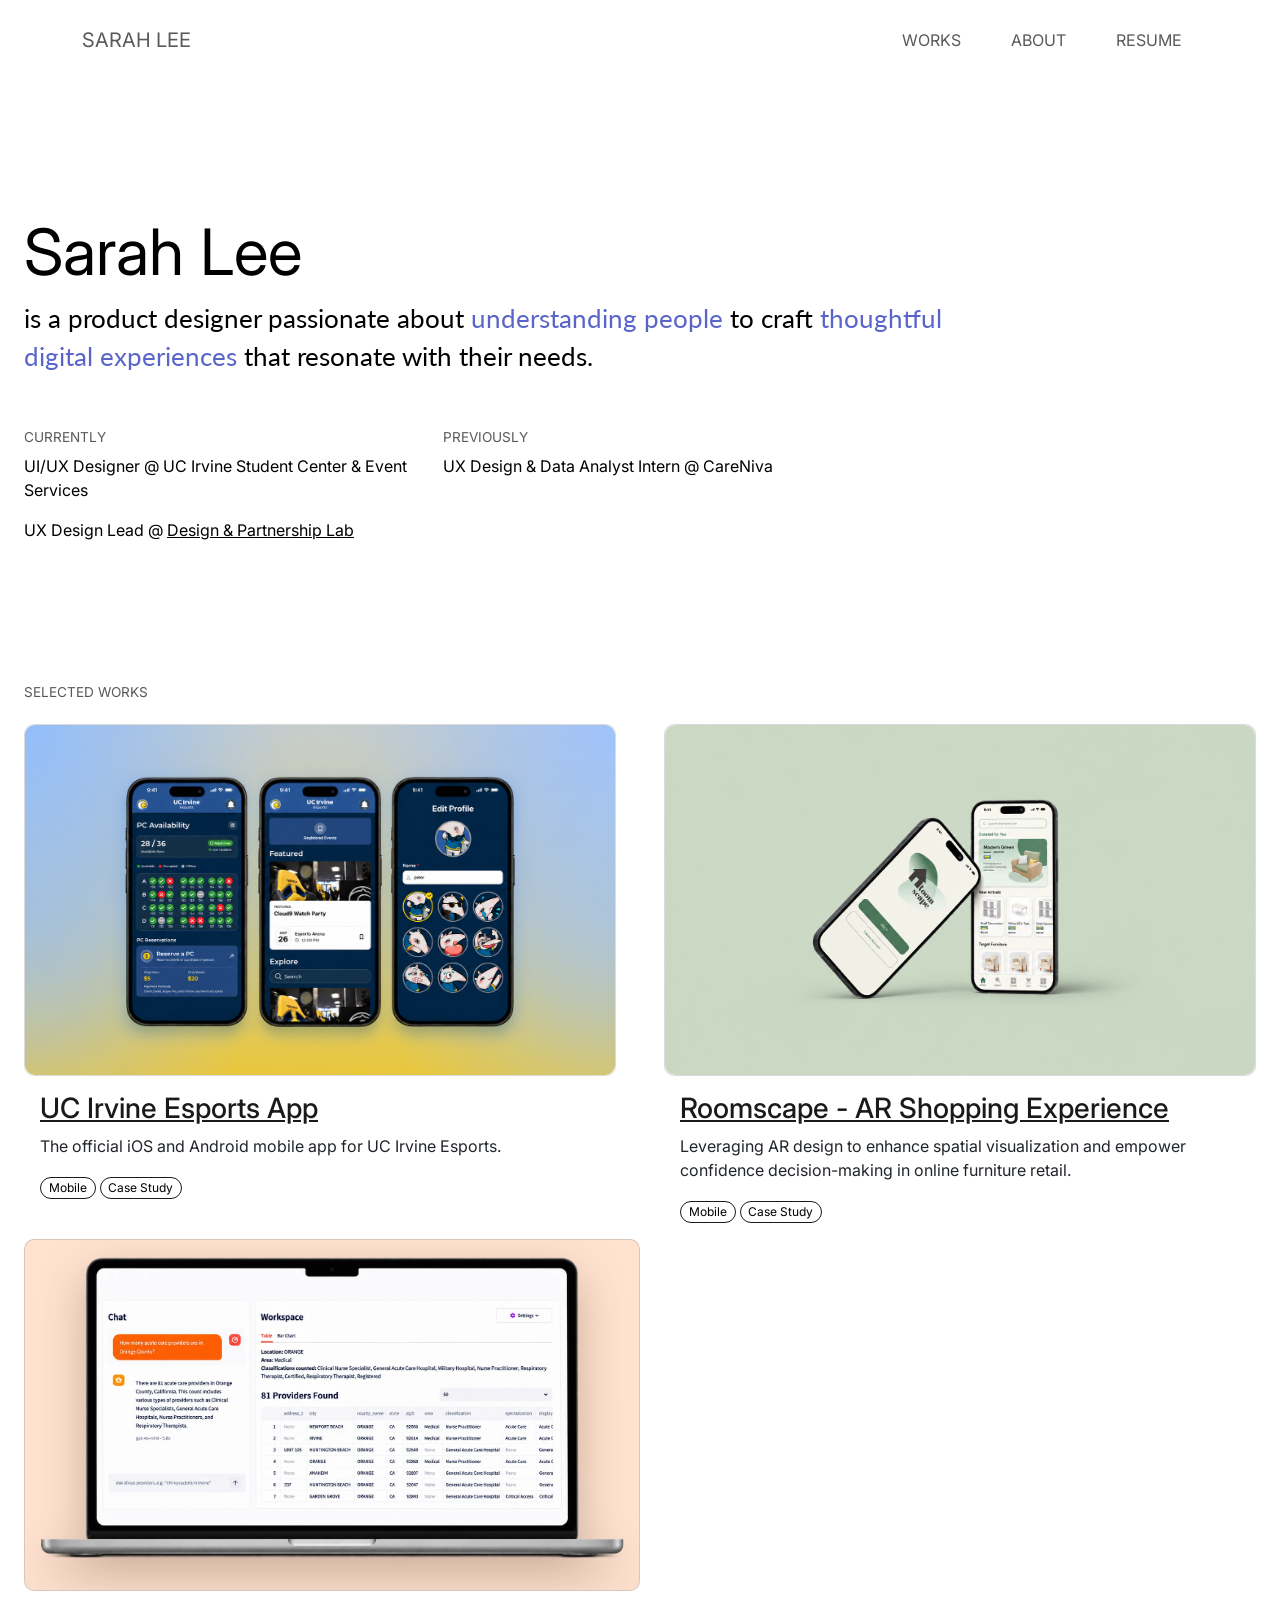
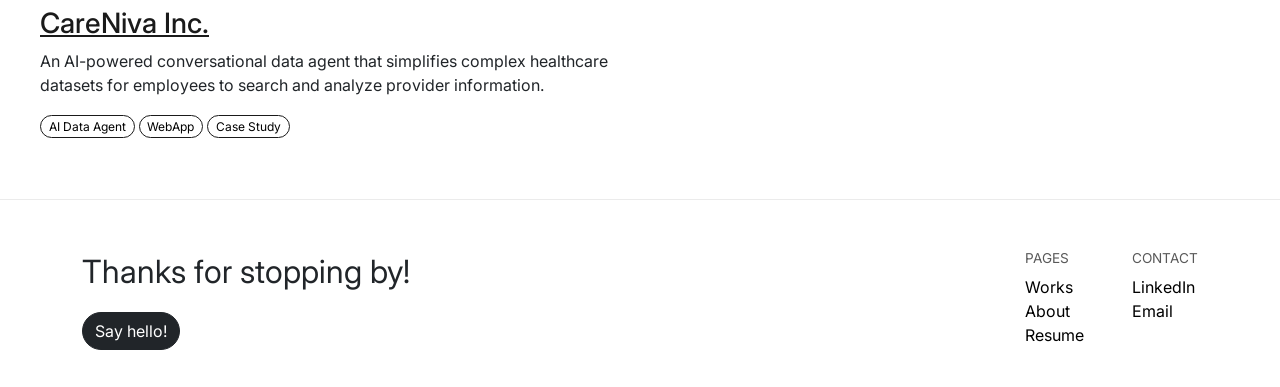
<file: index.html>
<!doctype html>
<html lang="en">
  <!--
WRITTEN BY: Sarah Lee
EMAIL: sarahsl7@uci.edu
-->

  <head>
    <meta charset="utf-8" />
    <meta name="author" content="Sarah Lee" />
    <meta name="description" content="Portfolio" />
    <meta name="viewport" content="width=device-width,initial-scale=1" />
    <!-- you would link to an external stylesheet here! -->
    <link
      rel="stylesheet"
      href="./bootstrap-5.3.8-dist/css/bootstrap.min.css"
    />
    <link rel="stylesheet" href="index.css" />
    <!-- you would also link to Bootstrap here! -->
    <title>Sarah Lee's Portfolio</title>
  </head>
  <body>
    <a href="#main-content" class="skip-link">Skip to main content</a>
    <!-- nav bar -->
    <header>
      <nav class="navbar portfolio-nav cs-nav fixed-top" aria-label="Main">
        <div
          class="container d-flex justify-content-between align-items-center"
        >
          <a href="index.html" class="nav-brand">SARAH LEE</a>

          <ul class="nav justify-content-end">
            <li class="nav-item">
              <a
                class="nav-link"
                aria-current="page"
                href="#works"
                aria-label="Works"
                >WORKS</a
              >
            </li>
            <li class="nav-item">
              <a class="nav-link" href="about.html" aria-label="About">ABOUT</a>
            </li>
            <li class="nav-item">
              <a
                class="nav-link"
                href="resume.pdf"
                target="_blank"
                aria-label="Resume (opens in a new tab)"
                >RESUME</a
              >
            </li>
          </ul>
        </div>
      </nav>
    </header>

    <!-- <a href="http://validator.w3.org/check?uri=referer"> W3C validator </a> -->
    <main id="main-content">
      <!-- hero/top section -->
      <section class="container top">
        <h1>Sarah Lee</h1>
        <p class="description">
          is a product designer passionate about
          <span class="highlight-text">understanding people</span> to craft
          <span class="highlight-text"
            >thoughtful<br />
            digital experiences</span
          >
          that resonate with their needs.
        </p>

        <div class="row mt-5">
          <div class="col-12 col-md-4 mb-3">
            <p class="label">Currently</p>
            <p>UI/UX Designer @ UC Irvine Student Center & Event Services</p>
            <p>
              UX Design Lead @
              <a
                href="https://daplab.ahnjune.com/"
                aria-label="Design & Partnership Lab"
                >Design & Partnership Lab</a
              >
            </p>
          </div>
          <div class="col-12 col-md-4 mb-3">
            <p class="label">Previously</p>
            <p>UX Design & Data Analyst Intern @ CareNiva</p>
          </div>
        </div>
      </section>

      <!-- works section -->
      <section id="works" class="container section">
        <h2 class="label mb-4">Selected Works</h2>

        <div class="row g-5">
          <!-- card #1 -->
          <div class="col-12 col-md-6">
            <div class="card h-100 works-card">
              <div class="works-card-media">
                <img
                  src="UCIesports-cover.png"
                  class="card-img-top works-card-img works-card-img-esports"
                  alt="UC Irvine Esports app showing 3 different screens: PC availability, featured events, and editing a profile."
                />
              </div>
              <div class="card-body">
                <h3 class="card-title">
                  <a
                    href="UCIEsports.html"
                    class="stretched-link works-link"
                    aria-label="UC Irvine Esports App"
                    >UC Irvine Esports App</a
                  >
                </h3>
                <p class="card-description">
                  The official iOS and Android mobile app for UC Irvine Esports.
                </p>
                <div class="d-none d-md-block">
                  <span class="badge rounded-pill works-tag">Mobile</span>
                  <span class="badge rounded-pill works-tag">Case Study</span>
                </div>
              </div>
            </div>
          </div>

          <!-- card #2 -->
          <div class="col-12 col-md-6">
            <div class="card h-100 works-card">
              <div class="works-card-media">
                <img
                  src="RoomscapeApp.png"
                  class="card-img-top works-card-img"
                  alt="Roomscape app on two phones showing a login screen and a home screen with furniture recommendations."
                />
              </div>
              <div class="card-body">
                <h3 class="card-title">
                  <a
                    href="Roomscape.html"
                    class="stretched-link works-link"
                    aria-label="Roomscape"
                    >Roomscape - AR Shopping Experience</a
                  >
                </h3>
                <p class="card-description">
                  Leveraging AR design to enhance spatial visualization and
                  empower confidence decision-making in online furniture retail.
                </p>
                <div class="d-none d-md-block">
                  <span class="badge rounded-pill works-tag">Mobile</span>
                  <span class="badge rounded-pill works-tag">Case Study</span>
                </div>
              </div>
            </div>
          </div>
        </div>
          <!-- card #3 -->
          <div class="col-12 col-md-6">
            <div class="card h-100 works-card">
              <div class="works-card-media works-card-media-careniva">
                <img
                  src="CareNiva-cover.png"
                  class="card-img-top works-card-img works-card-img-careniva"
                  alt="Dashboard of the CareNiva AI data agent conversational bot."
                />
              </div>
              <div class="card-body">
                <h3 class="card-title">
                  <a
                    href="CareNiva.html"
                    class="stretched-link works-link"
                    aria-label="CareNiva Inc."
                    >CareNiva Inc.</a
                  >
                </h3>
                <p class="card-description">
                  An AI-powered conversational data agent that simplifies
                  complex healthcare datasets for employees to search and
                  analyze provider information.
                </p>
                <div class="d-none d-md-block">
                  <span class="badge rounded-pill works-tag"
                    >AI Data Agent</span
                  >
                  <span class="badge rounded-pill works-tag">WebApp</span>
                  <span class="badge rounded-pill works-tag">Case Study</span>
                </div>
              </div>
            </div>
          </div>

      </section>
    </main>
    <!-- footer -->
    <footer id="contact" class="footer">
      <div class="container">
        <div class="row">
          <div class="col-12 col-md-6 mb-4 mb-md-0">
            <p class="footer-heading">Thanks for stopping by!</p>
            <a
              href="mailto:sarahsl7@uci.edu"
              class="btn btn-dark rounded-pill footer-btn"
              aria-label="Say hello: email Sarah Lee"
              >Say hello!</a
            >
          </div>

          <div
            class="col-12 col-md-6 d-flex gap-5 justify-content-start justify-content-md-end"
          >
            <div>
              <p class="label">Pages</p>
              <ul class="list-unstyled" aria-label="Pages">
                <li>
                  <a href="#works" class="footer-link" aria-label="Works"
                    >Works</a
                  >
                </li>
                <li>
                  <a href="about.html" class="footer-link" aria-label="About"
                    >About</a
                  >
                </li>
                <li>
                  <a
                    href="resume.pdf"
                    target="_blank"
                    rel="noopener noreferrer"
                    class="footer-link"
                    aria-label="Resume (opens in a new tab)"
                    >Resume</a
                  >
                </li>
              </ul>
            </div>

            <div>
              <p class="label">Contact</p>
              <ul class="list-unstyled" aria-label="Contact">
                <li>
                  <a
                    href="https://www.linkedin.com/in/sarah-lee-271b3a2b9/?isSelfProfile=true"
                    class="footer-link"
                    aria-label="LinkedIn"
                    >LinkedIn</a
                  >
                </li>
                <li>
                  <a
                    href="mailto:sarahsl7@uci.edu"
                    class="footer-link"
                    aria-label="Email Sarah Lee"
                    >Email</a
                  >
                </li>
              </ul>
            </div>
          </div>
        </div>
      </div>
    </footer>
    <script src="nav.js"></script>
  </body>
</html>
</file>
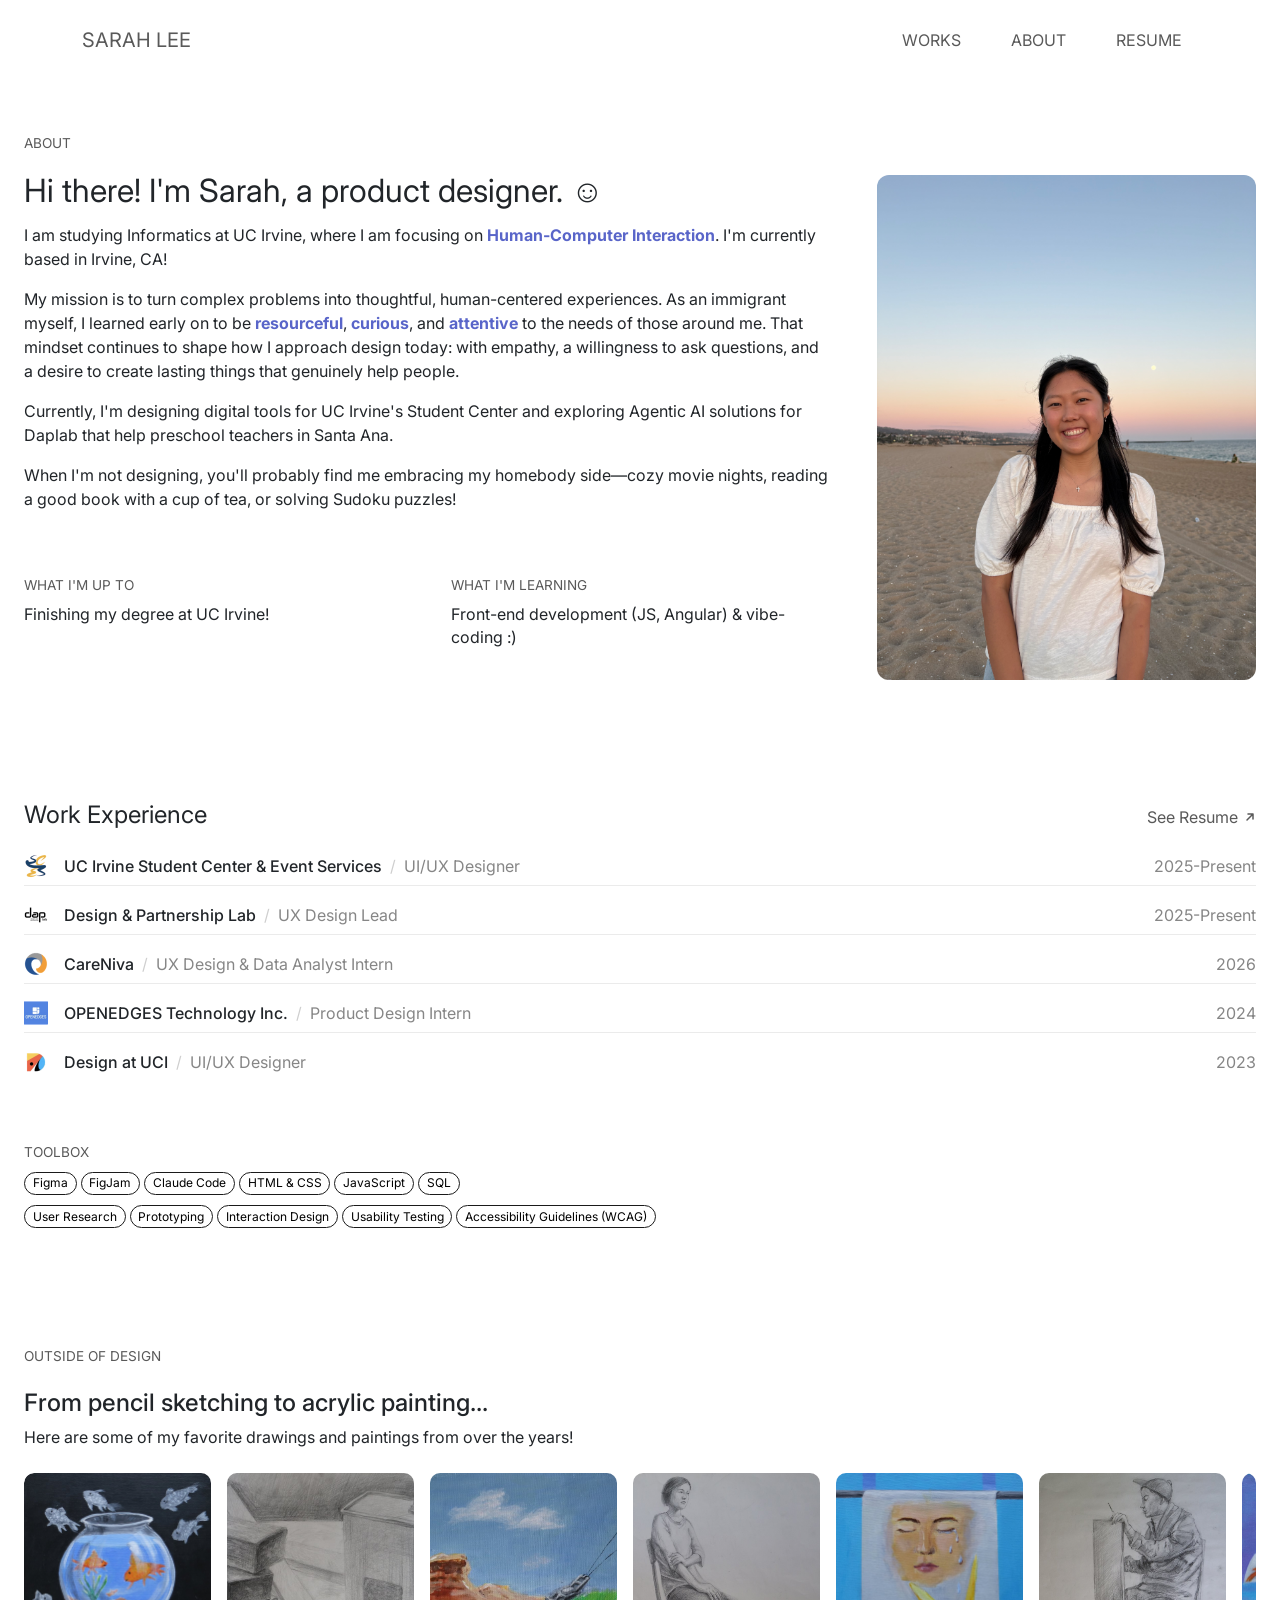
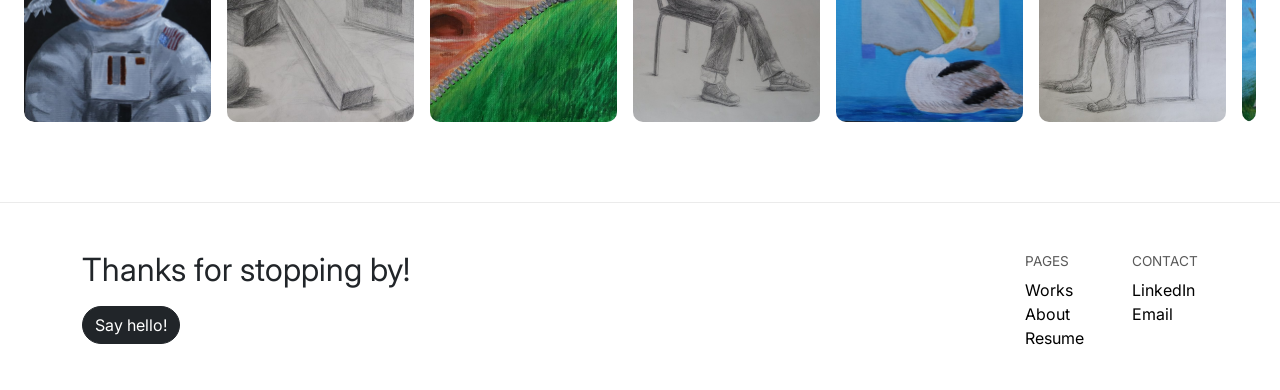
<file: about.html>
<!doctype html>
<html lang="en">
  <!--
WRITTEN BY: Sarah Lee
EMAIL: sarahsl7@uci.edu
-->

  <head>
    <meta charset="utf-8" />
    <meta name="author" content="Sarah Lee" />
    <meta name="description" content="Portfolio" />
    <meta name="viewport" content="width=device-width,initial-scale=1" />
    <!-- you would link to an external stylesheet here! -->
    <link
      rel="stylesheet"
      href="./bootstrap-5.3.8-dist/css/bootstrap.min.css"
    />
    <link rel="stylesheet" href="index.css" />
    <!-- you would also link to Bootstrap here! -->
    <title>Sarah Lee's About Page</title>
  </head>
  <body>
    <!-- nav bar -->
    <header>
      <nav
        class="navbar portfolio-nav cs-nav fixed-top"
        aria-label="Sarah Lee, home page"
      >
        <div
          class="container d-flex justify-content-between align-items-center"
        >
          <a href="index.html" class="nav-brand">SARAH LEE</a>

          <ul class="nav justify-content-end">
            <li class="nav-item">
              <a
                class="nav-link"
                aria-current="page"
                href="index.html#works"
                aria-label="Works"
                >WORKS</a
              >
            </li>
            <li class="nav-item">
              <a class="nav-link" href="about.html" aria-label="About">ABOUT</a>
            </li>
            <li class="nav-item">
              <a
                class="nav-link"
                href="resume.pdf"
                target="_blank"
                aria-label="Resume (opens in a new tab)"
                >RESUME</a
              >
            </li>
          </ul>
        </div>
      </nav>
    </header>

    <!-- about section-->
    <main>
      <section id="about" class="container section">
        <h2 class="label mb-4">About</h2>

        <div class="row align-items-start g-5">
          <div class="col-12 col-md-8 about-text">
            <p class="about-description">
              Hi there! I'm Sarah, a product designer. ☺
            </p>
            <p>
              I am studying Informatics at UC Irvine, where I am focusing on
              <span class="highlight-text"
                ><strong>Human-Computer Interaction</strong></span
              >. I'm currently based in Irvine, CA!
            </p>
            <p>
              My mission is to turn complex problems into thoughtful,
              human-centered experiences. As an immigrant myself, I learned
              early on to be
              <span class="highlight-text"><strong>resourceful</strong></span
              >, <span class="highlight-text"><strong>curious</strong></span
              >, and
              <span class="highlight-text"><strong>attentive</strong></span> to
              the needs of those around me. That mindset continues to shape how
              I approach design today: with empathy, a willingness to ask
              questions, and a desire to create lasting things that genuinely
              help people.
            </p>
            <p>
              Currently, I'm designing digital tools for UC Irvine's Student
              Center and exploring Agentic AI solutions for Daplab that help
              preschool teachers in Santa Ana.
            </p>
            <p>
              When I'm not designing, you'll probably find me embracing my
              homebody side—cozy movie nights, reading a good book with a cup of
              tea, or solving Sudoku puzzles!
            </p>
            <div class="row gx-5 about-now">
              <div class="col-12 col-md-6 mb-4 mb-md-0">
                <p class="label">What I'm up to</p>
                <p class="about-now-text">Finishing my degree at UC Irvine!</p>
              </div>
              <div class="col-12 col-md-6">
                <p class="label">What I'm Learning</p>
                <p class="about-now-text">
                  Front-end development (JS, Angular) & vibe-coding :)
                </p>
              </div>
            </div>
          </div>
          <div class="col-12 col-md-4 text-center">
            <img
              src="headshot.png"
              alt="Portrait of Sarah Lee at the beach"
              class="img-fluid profile-img"
            />
          </div>
        </div>
      </section>

      <!-- work experience -->
      <section class="container exp-section" aria-labelledby="exp-heading">
        <div class="d-flex justify-content-between align-items-baseline">
          <h2 id="exp-heading" class="exp-heading">Work Experience</h2>
          <a
            href="resume.pdf"
            target="_blank"
            rel="noopener noreferrer"
            class="exp-resume"
            aria-label="See Resume (opens in a new tab)"
            >See Resume
            <svg
              class="exp-arrow"
              width="12"
              height="12"
              viewBox="0 0 12 12"
              fill="none"
              stroke="currentColor"
              stroke-width="1.5"
              stroke-linecap="round"
              stroke-linejoin="round"
              aria-hidden="true"
              focusable="false"
            >
              <path d="M3 9L9 3M4 3h5v5" />
            </svg>
          </a>
        </div>

        <!-- copy a whole <li> to add a job. Swap the letter box for <img src="logo.png" alt=""> if you have a logo -->
        <ul class="exp-list">
          <li class="exp-row">
            <span class="exp-logo" aria-hidden="true"
              ><img src="logos/uci-student-center.png" alt=""
            /></span>
            <span class="exp-company"
              >UC Irvine Student Center &amp; Event Services</span
            >
            <span class="exp-sep" aria-hidden="true">/</span>
            <span class="exp-role">UI/UX Designer</span>
            <span class="exp-year">2025-Present</span>
          </li>
          <li class="exp-row">
            <span class="exp-logo" aria-hidden="true"
              ><img src="logos/dap-lab.png" alt=""
            /></span>
            <span class="exp-company">Design &amp; Partnership Lab</span>
            <span class="exp-sep" aria-hidden="true">/</span>
            <span class="exp-role">UX Design Lead</span>
            <span class="exp-year">2025-Present</span>
          </li>
          <li class="exp-row">
            <span class="exp-logo" aria-hidden="true"
              ><img src="logos/careniva.png" alt=""
            /></span>
            <span class="exp-company">CareNiva</span>
            <span class="exp-sep" aria-hidden="true">/</span>
            <span class="exp-role">UX Design &amp; Data Analyst Intern</span>
            <span class="exp-year">2026</span>
          </li>
          <li class="exp-row">
            <span class="exp-logo" aria-hidden="true"
              ><img src="logos/openedges.png" alt=""
            /></span>
            <span class="exp-company">OPENEDGES Technology Inc.</span>
            <span class="exp-sep" aria-hidden="true">/</span>
            <span class="exp-role">Product Design Intern</span>
            <span class="exp-year">2024</span>
          </li>
          <li class="exp-row">
            <span class="exp-logo" aria-hidden="true"
              ><img src="logos/design-at-uci.png" alt=""
            /></span>
            <span class="exp-company">Design at UCI</span>
            <span class="exp-sep" aria-hidden="true">/</span>
            <span class="exp-role">UI/UX Designer</span>
            <span class="exp-year">2023</span>
          </li>
        </ul>
        <div class="about-toolbox">
          <p class="label">Toolbox</p>
          <div>
            <span class="badge rounded-pill about-tag">Figma</span>
            <span class="badge rounded-pill about-tag">FigJam</span>
            <span class="badge rounded-pill about-tag">Claude Code</span>
            <span class="badge rounded-pill about-tag">HTML &amp; CSS</span>
            <span class="badge rounded-pill about-tag">JavaScript</span>
            <span class="badge rounded-pill about-tag">SQL</span>
          </div>
        </div>
        <!-- second line -->
        <div class="mt-2">
          <span class="badge rounded-pill about-tag">User Research</span>
          <span class="badge rounded-pill about-tag">Prototyping</span>
          <span class="badge rounded-pill about-tag">Interaction Design</span>
          <span class="badge rounded-pill about-tag">Usability Testing</span>
          <span class="badge rounded-pill about-tag"
            >Accessibility Guidelines (WCAG)</span
          >
        </div>
      </section>

      <!-- art carousel -->
      <section class="container art-section" aria-labelledby="art-heading">
        <h2 class="label mb-4">Outside of Design</h2>
        <h2 id="art-heading" class="art-heading">
          From pencil sketching to acrylic painting...
        </h2>
        <p class="art-text">
          Here are some of my favorite drawings and paintings from over the
          years!
        </p>

        <div class="art-carousel">
          <ul class="art-track">
            <li>
              <img
                src="artwork/astronaut-fish.jpg"
                alt="Painting of an astronaut whose helmet is a fishbowl with goldfish, with more fish floating in the black background."
              />
            </li>
            <li>
              <img
                src="artwork/bricks.jpg"
                alt="Pencil drawing of stacked bricks, a metal can, a glass jar and a ball on a cloth."
              />
            </li>
            <li>
              <img
                src="artwork/canyon-zipper.jpg"
                alt="Painting of a red rock canyon and a green grassy hill joined by a zipper, with birds above."
              />
            </li>
            <li>
              <img
                src="artwork/girlonchair.jpg"
                alt="Pencil drawing of a girl sitting on a chair with her legs crossed."
              />
            </li>
            <li>
              <img
                src="artwork/crane-face.jpg"
                alt="Painting of a crying woman's face on a hanging cloth above a pelican on blue water."
              />
            </li>
            <li>
              <img
                src="artwork/man-painting.jpg"
                alt="Pencil drawing of a man in a cap sitting on a chair, painting on a canvas."
              />
            </li>
            <li>
              <img
                src="artwork/fish-book.jpg"
                alt="Painting of an open book with a koi fish and lily pads growing from it, and fish drawings floating in the sky."
              />
            </li>
            <li>
              <img
                src="artwork/puzzle-man.jpg"
                alt="Pencil drawing of a woman's face partly made of puzzle pieces, with the paper curling into a scroll."
              />
            </li>
            <li>
              <img
                src="artwork/frame.jpg"
                alt="Painting of a wooden frame on a dock showing a green field and snowy mountains, with water pouring out of it."
              />
            </li>
            <li>
              <img
                src="artwork/teddy-bear.jpg"
                alt="Pencil drawing of a teddy bear sitting on a cloth beside a vase and a wrapped box."
              />
            </li>
            <li>
              <img
                src="artwork/glass-flower.jpg"
                alt="Painting of a pink magnolia growing inside a glass bottle on cracked ground, with blue shards flying out."
              />
            </li>
            <li>
              <img
                src="artwork/holocaust.jpg"
                alt="Pencil drawing of two hands holding above railroad tracks that lead to a gate, with a yellow ribbon and a small figure walking."
              />
            </li>
            <li>
              <img
                src="artwork/golf-man.jpg"
                alt="Painting of an older man in a blue shirt with a patch of grass and a golf flag on top of his head, on a yellow background."
              />
            </li>
            <li>
              <img
                src="artwork/man-on-sheet.jpg"
                alt="Painting of a man's portrait on a hanging sheet in a wheat field, with a road winding out of it."
              />
            </li>
            <li>
              <img
                src="artwork/tulip-pool.jpg"
                alt="Painting of a giant pink tulip topped with a pool and a ladder, rising from a wheat field with donuts floating around it."
              />
            </li>
            <li>
              <img
                src="artwork/violin.jpg"
                alt="Painting of a road winding up from a cliff into the neck of a cello, above a city of gray buildings by the sea."
              />
            </li>
            <li>
              <img
                src="artwork/whale.jpg"
                alt="Painting of a gray whale with a brick archway in its body, floating in blue water."
              />
            </li>
            <!-- second copy so the loop never shows a gap -->
            <li aria-hidden="true">
              <img src="artwork/astronaut-fish.jpg" alt="" />
            </li>
            <li aria-hidden="true">
              <img src="artwork/bricks.jpg" alt="" />
            </li>
            <li aria-hidden="true">
              <img src="artwork/canyon-zipper.jpg" alt="" />
            </li>
            <li aria-hidden="true">
              <img src="artwork/girlonchair.jpg" alt="" />
            </li>
            <li aria-hidden="true">
              <img src="artwork/crane-face.jpg" alt="" />
            </li>
            <li aria-hidden="true">
              <img src="artwork/man-painting.jpg" alt="" />
            </li>
            <li aria-hidden="true">
              <img src="artwork/fish-book.jpg" alt="" />
            </li>
            <li aria-hidden="true">
              <img src="artwork/puzzle-man.jpg" alt="" />
            </li>
            <li aria-hidden="true">
              <img src="artwork/frame.jpg" alt="" />
            </li>
            <li aria-hidden="true">
              <img src="artwork/teddy-bear.jpg" alt="" />
            </li>
            <li aria-hidden="true">
              <img src="artwork/glass-flower.jpg" alt="" />
            </li>
            <li aria-hidden="true">
              <img src="artwork/holocaust.jpg" alt="" />
            </li>
            <li aria-hidden="true">
              <img src="artwork/golf-man.jpg" alt="" />
            </li>
            <li aria-hidden="true">
              <img src="artwork/man-on-sheet.jpg" alt="" />
            </li>
            <li aria-hidden="true">
              <img src="artwork/tulip-pool.jpg" alt="" />
            </li>
            <li aria-hidden="true">
              <img src="artwork/violin.jpg" alt="" />
            </li>
            <li aria-hidden="true">
              <img src="artwork/whale.jpg" alt="" />
            </li>
          </ul>
        </div>
      </section>
    </main>
    <!-- footer -->
    <footer id="contact" class="footer">
      <div class="container">
        <div class="row">
          <div class="col-12 col-md-6 mb-4 mb-md-0">
            <h2 class="footer-heading">Thanks for stopping by!</h2>
            <a
              href="mailto:sarahsl7@uci.edu"
              class="btn btn-dark rounded-pill footer-btn"
              >Say hello!</a
            >
          </div>

          <div
            class="col-12 col-md-6 d-flex gap-5 justify-content-start justify-content-md-end"
          >
            <div>
              <p class="label">Pages</p>
              <ul class="list-unstyled" aria-label="Pages">
                <li>
                  <a href="index.html#works" class="footer-link">Works</a>
                </li>
                <li><a href="about.html" class="footer-link">About</a></li>
                <li>
                  <a
                    href="resume.pdf"
                    target="_blank"
                    rel="noopener noreferrer"
                    class="footer-link"
                    >Resume</a
                  >
                </li>
              </ul>
            </div>

            <div>
              <p class="label">Contact</p>
              <ul class="list-unstyled" aria-label="Contact">
                <li>
                  <a
                    href="https://www.linkedin.com/in/sarah-lee-271b3a2b9/?isSelfProfile=true"
                    class="footer-link"
                    >LinkedIn</a
                  >
                </li>
                <li>
                  <a href="mailto:sarahsl7@uci.edu" class="footer-link"
                    >Email</a
                  >
                </li>
              </ul>
            </div>
          </div>
        </div>
      </div>
    </footer>
    <script src="nav.js"></script>
  </body>
</html>
</file>
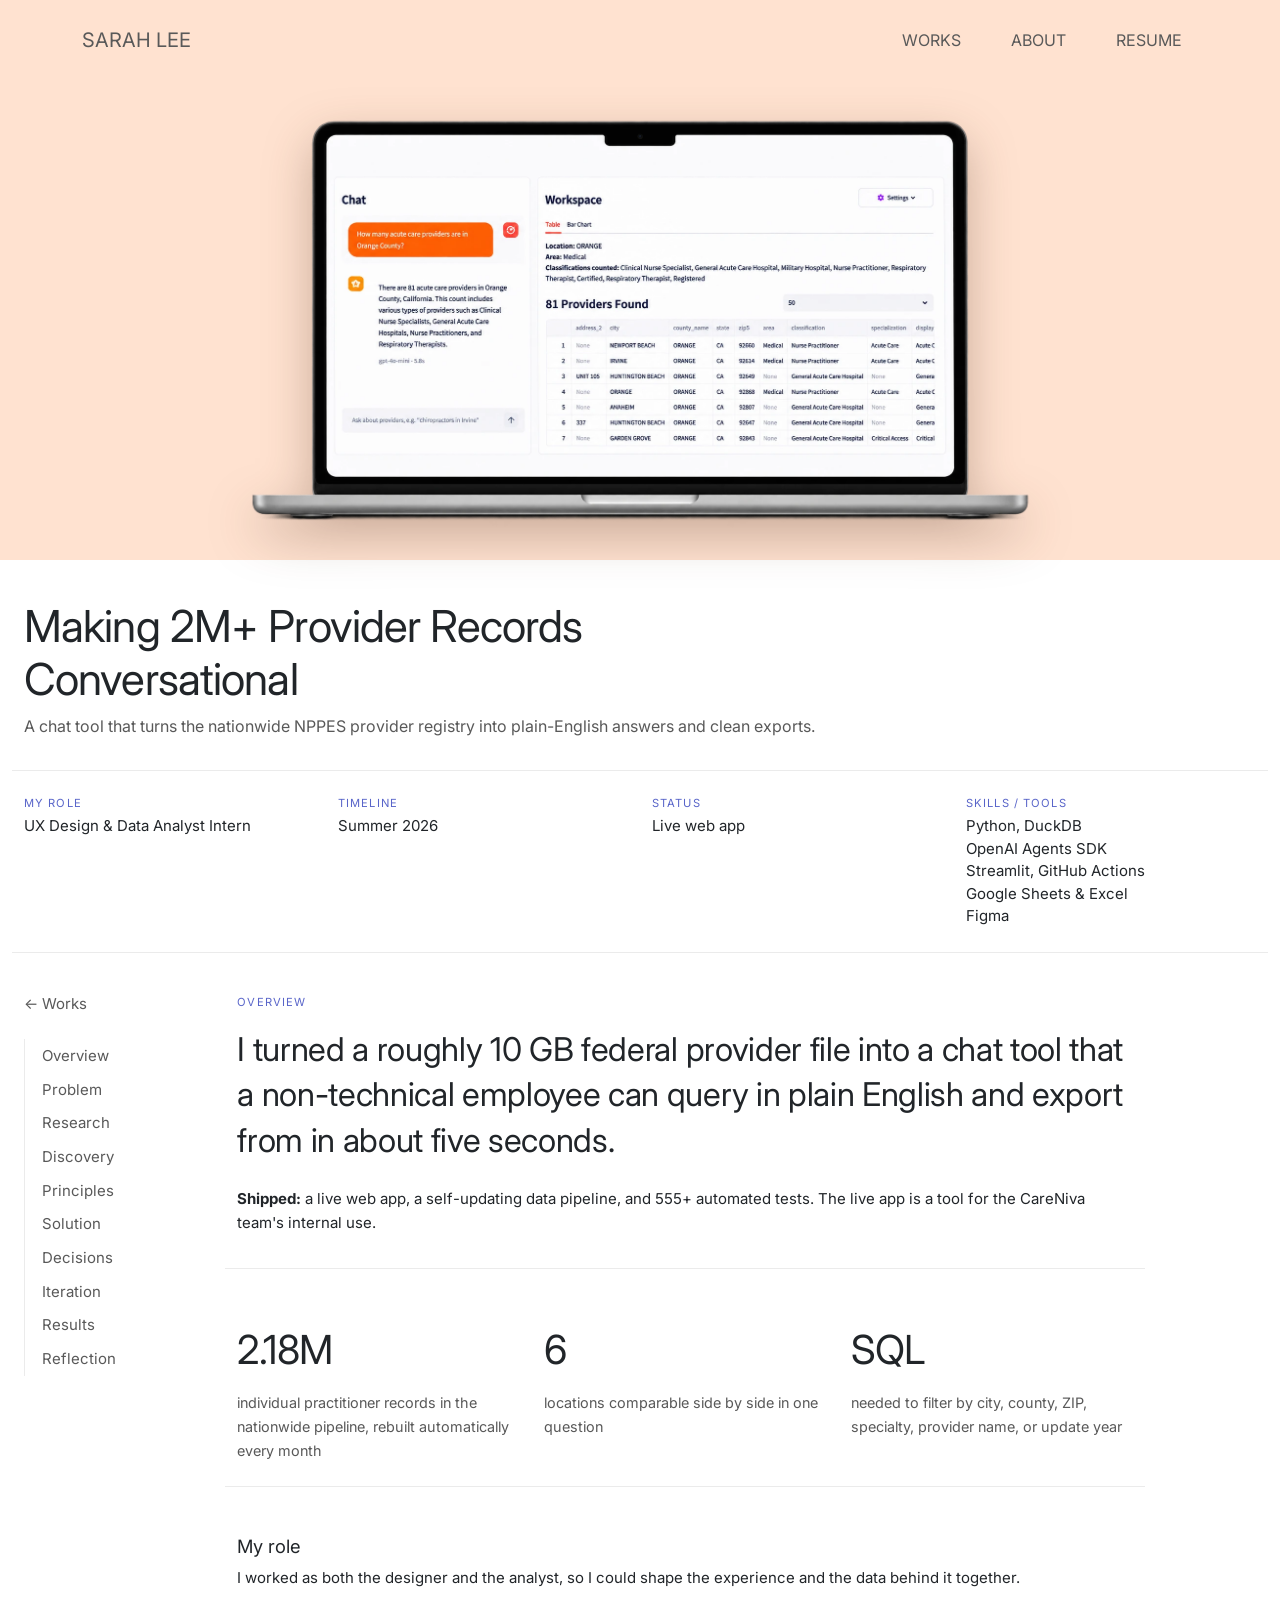
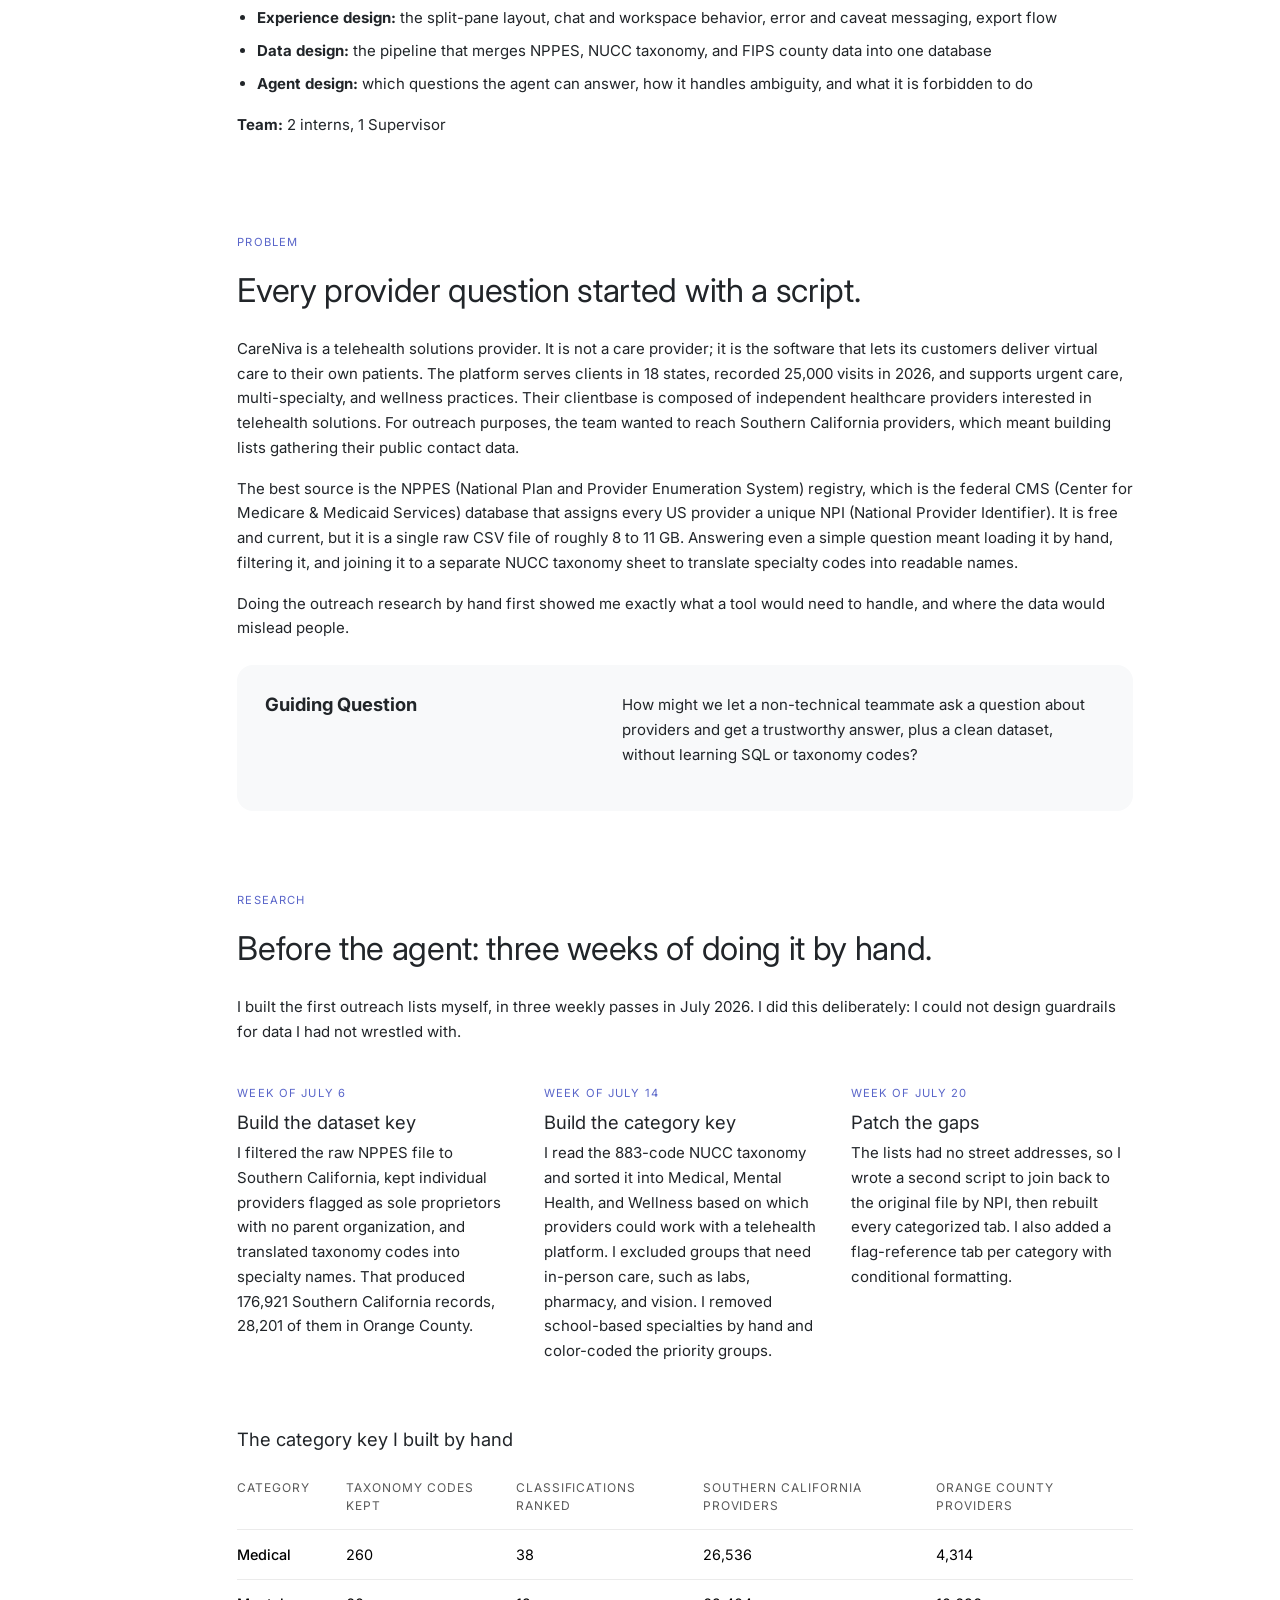
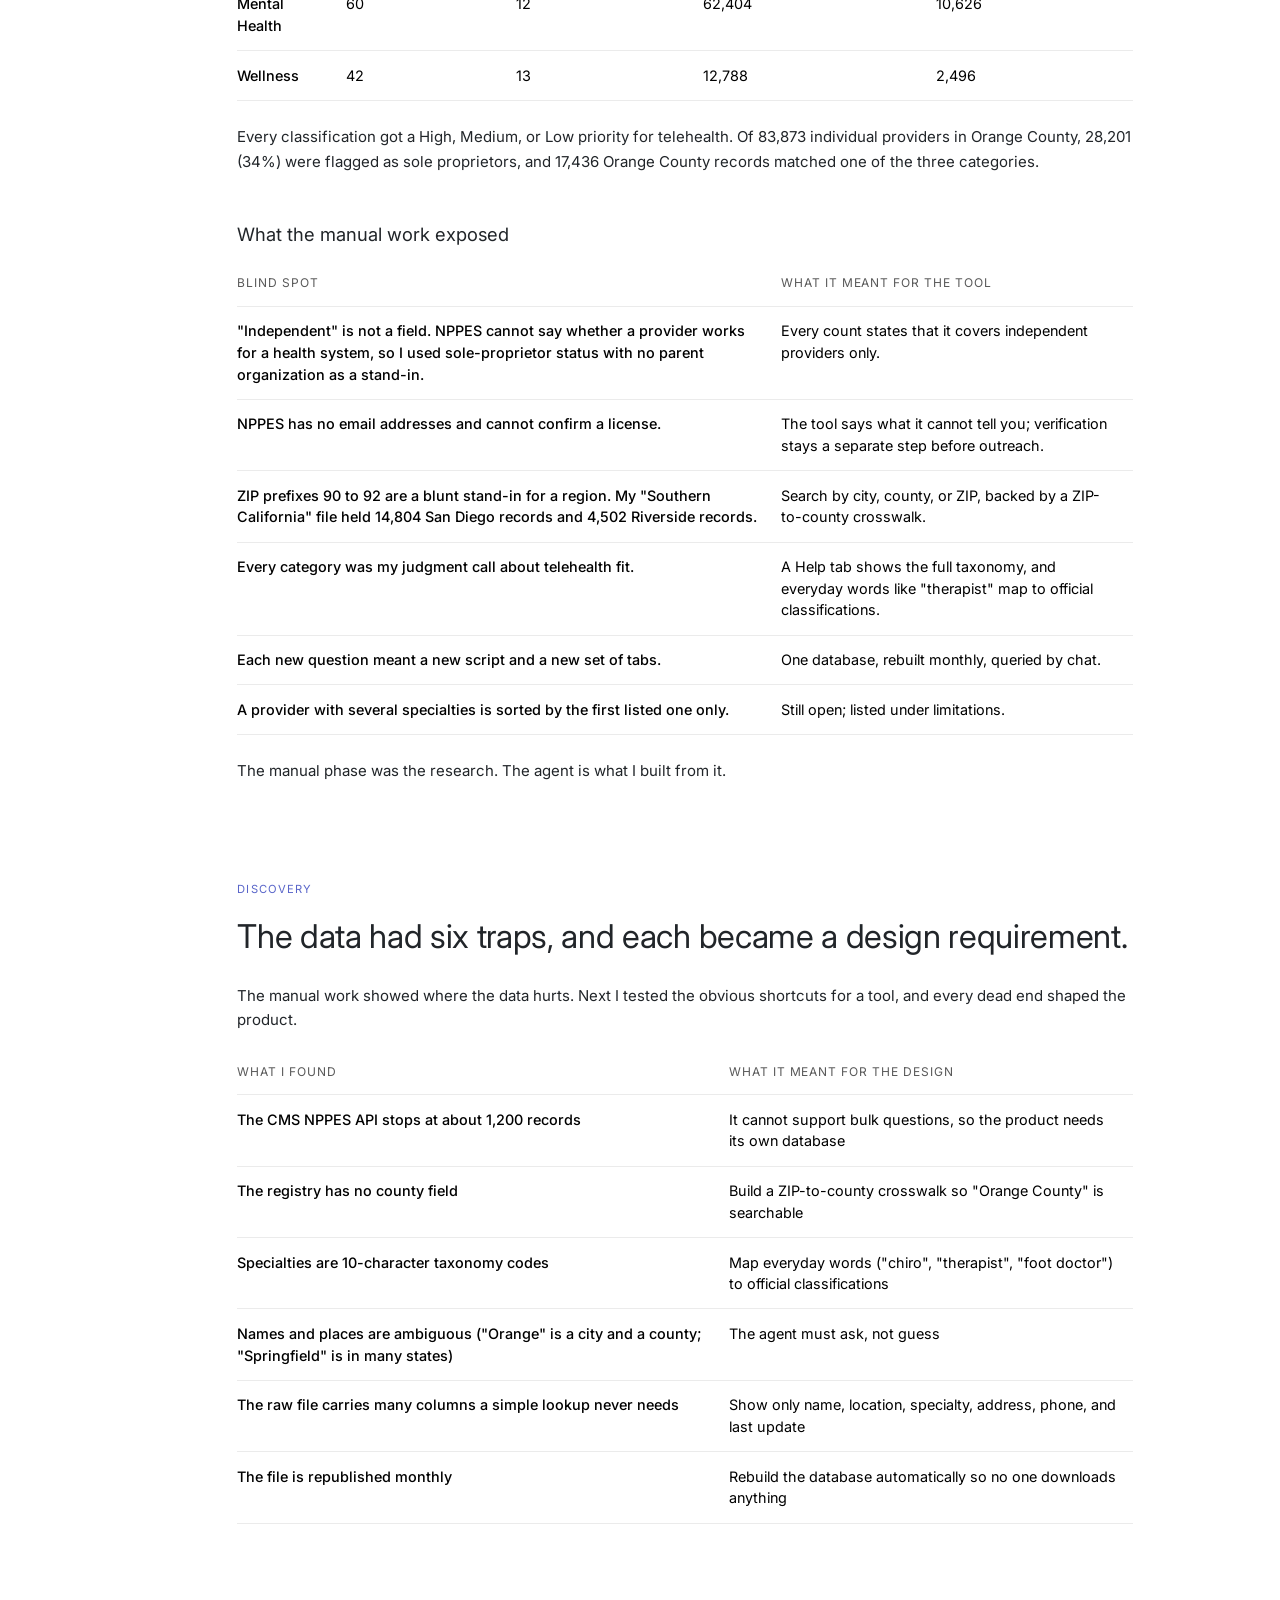
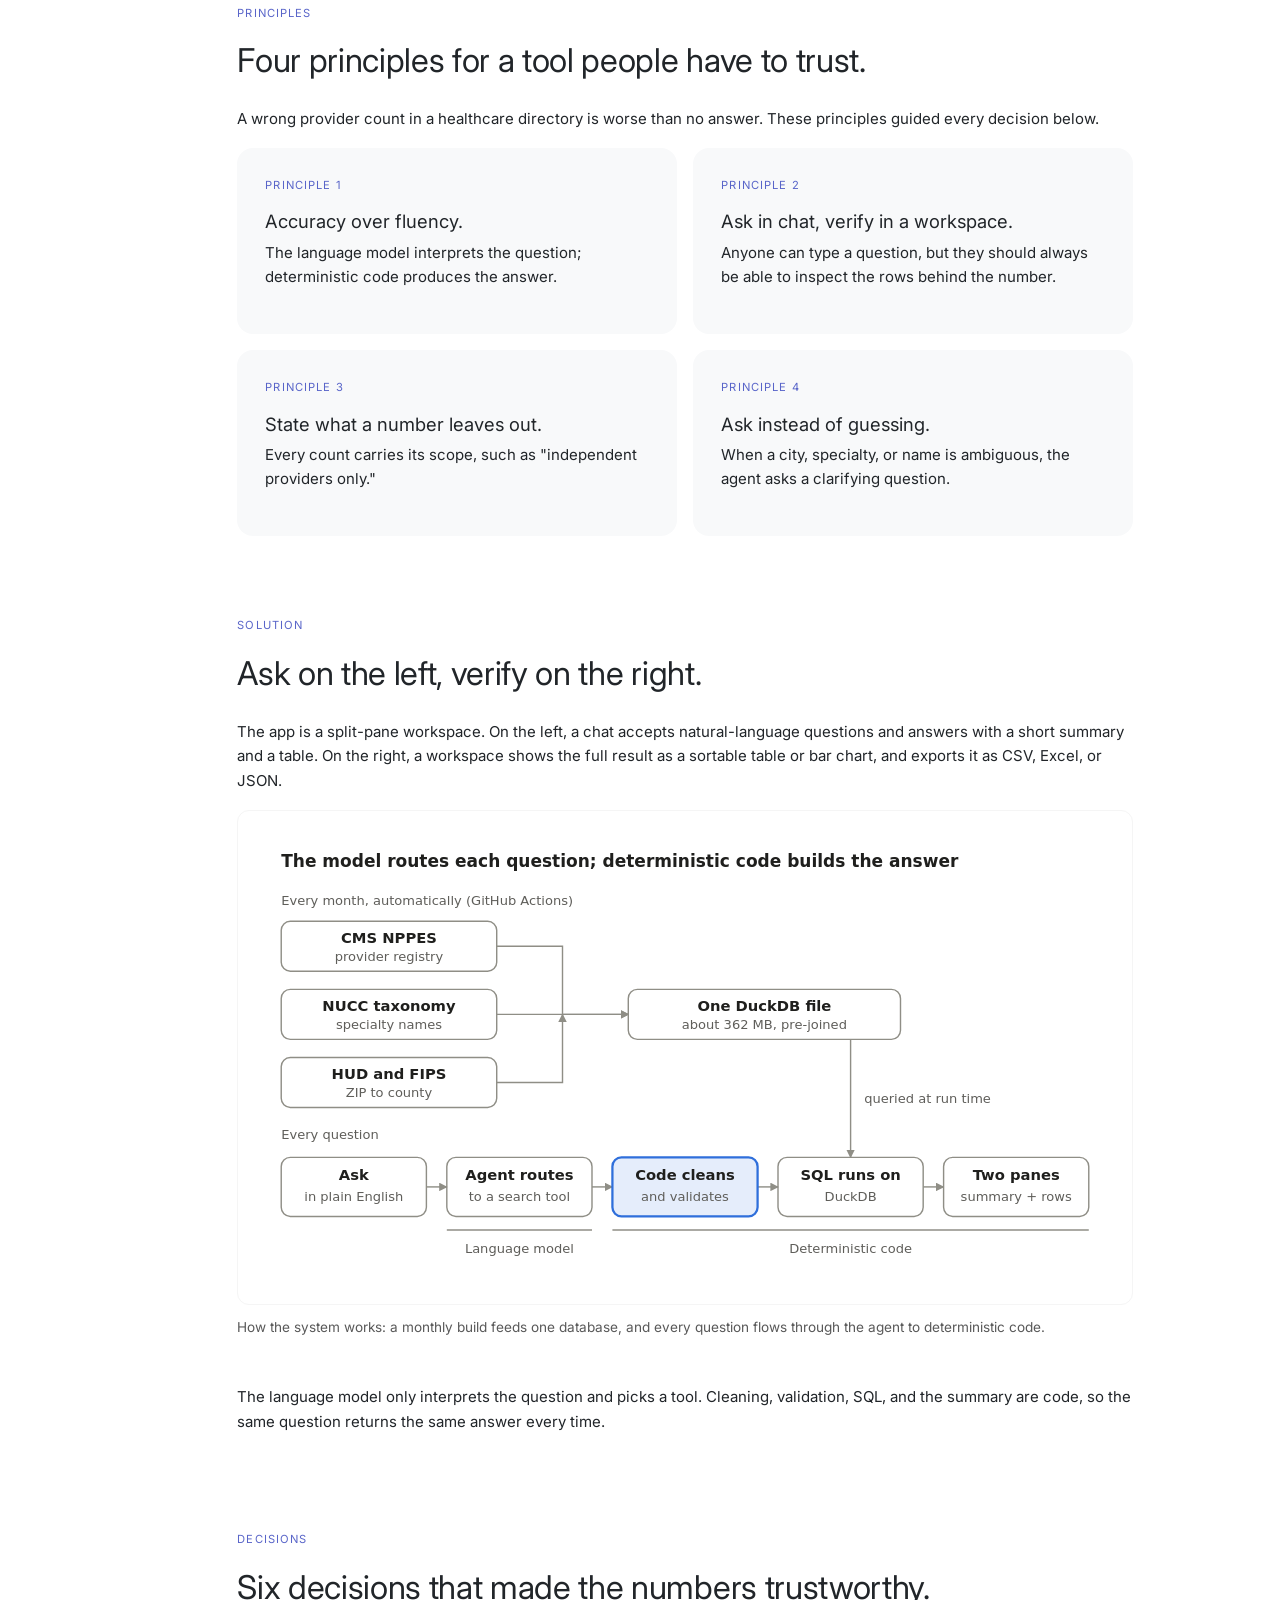
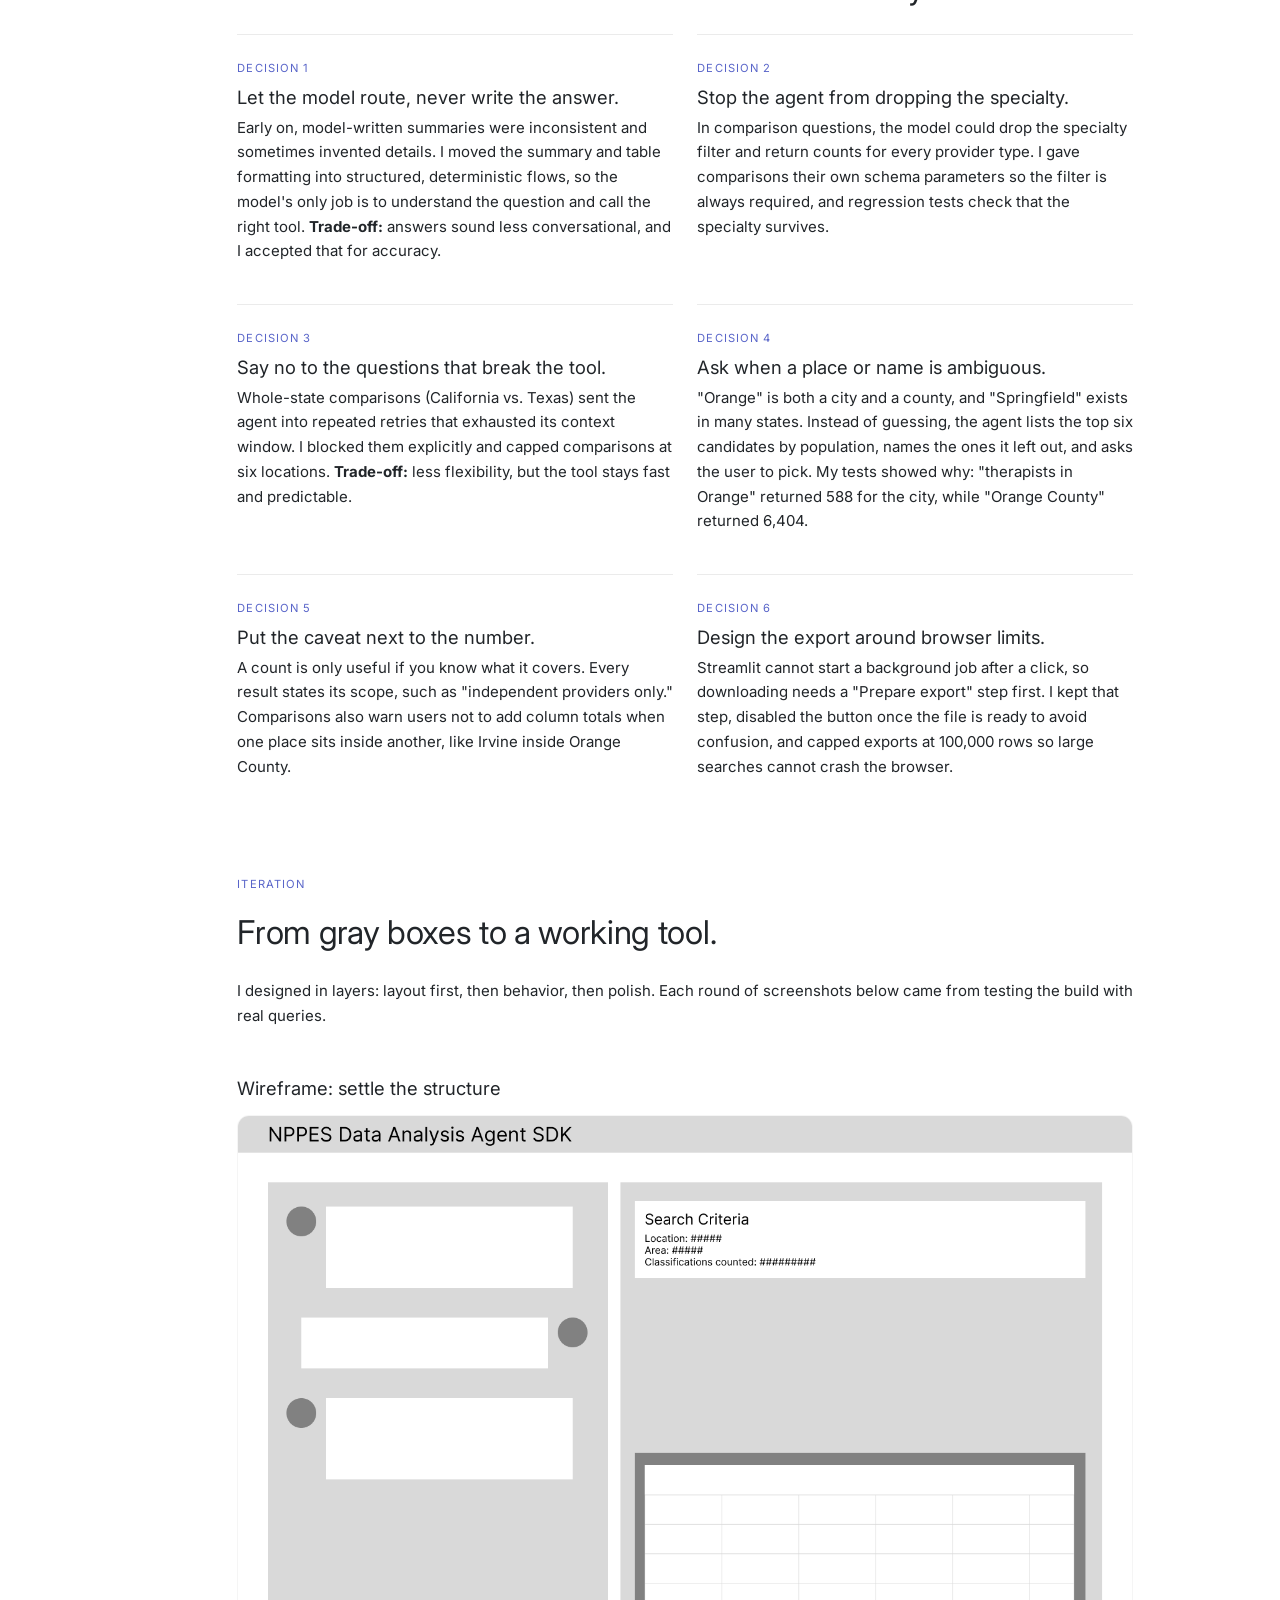
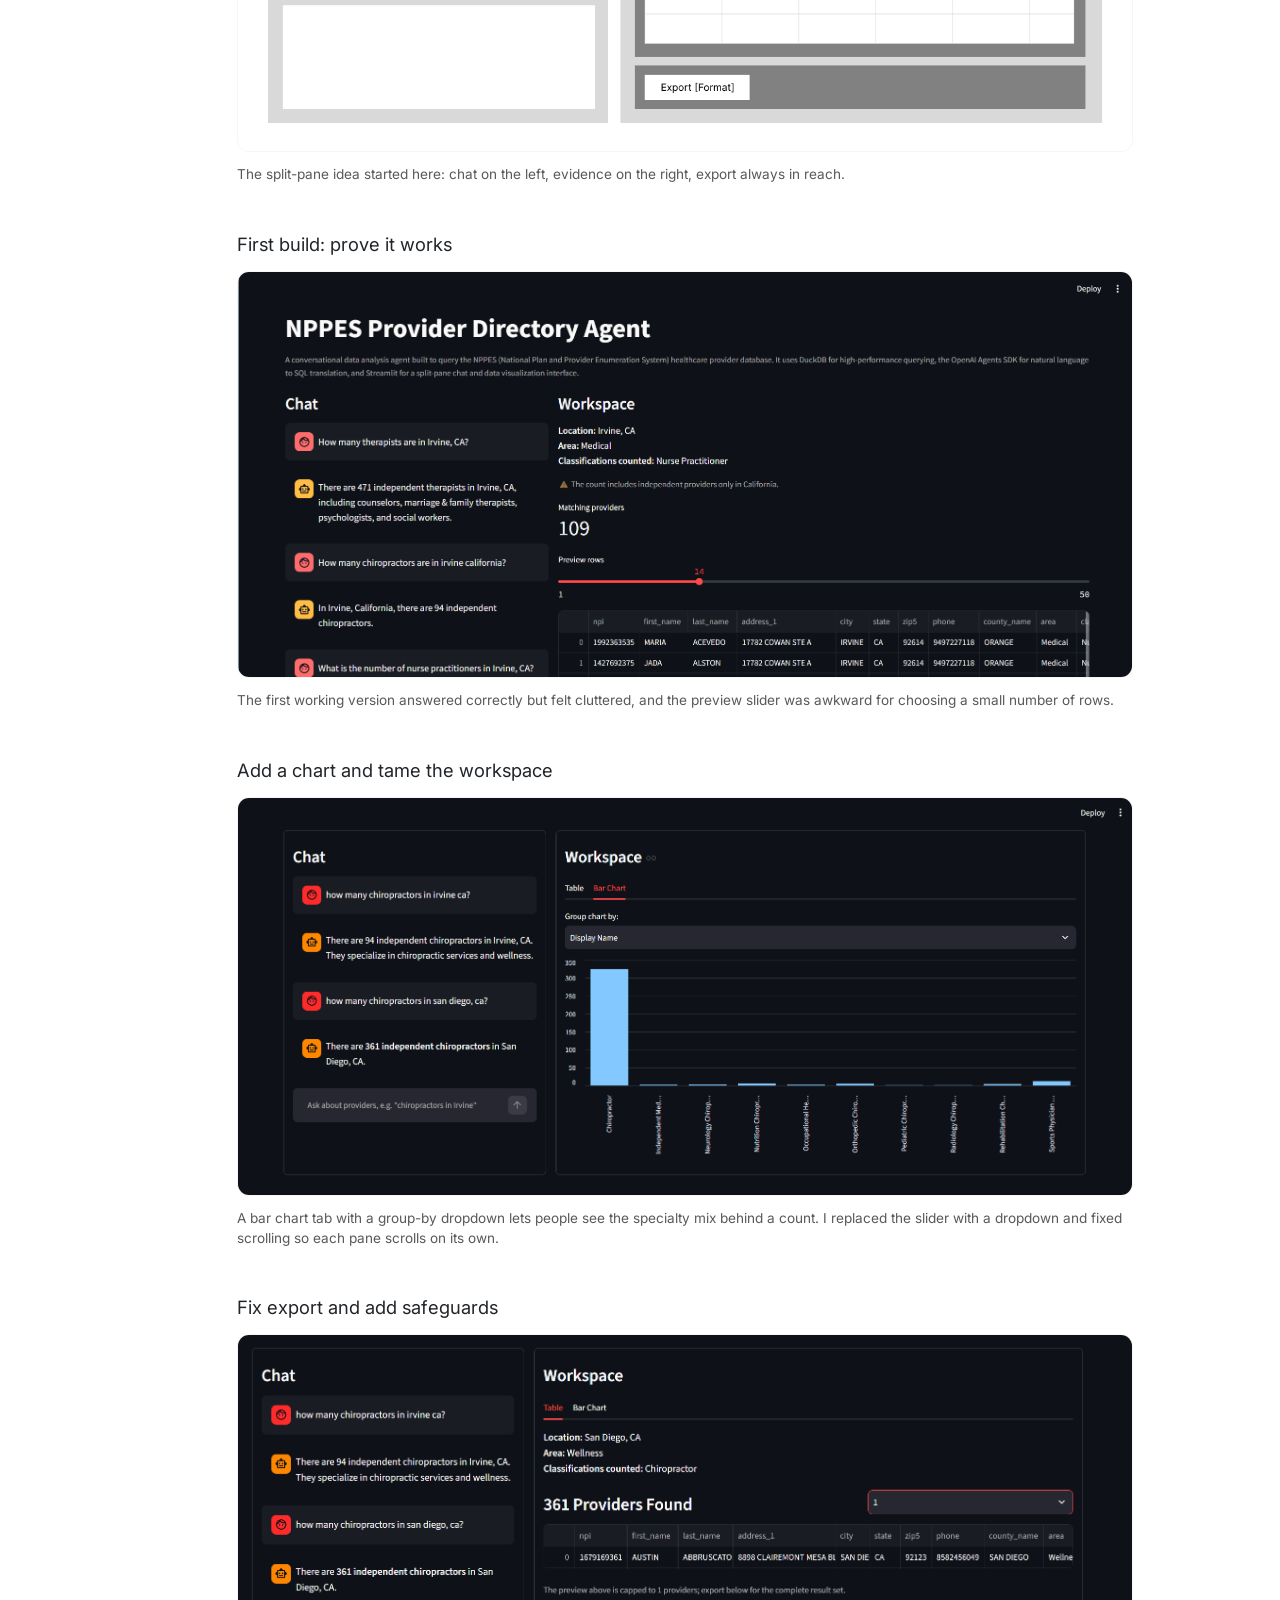
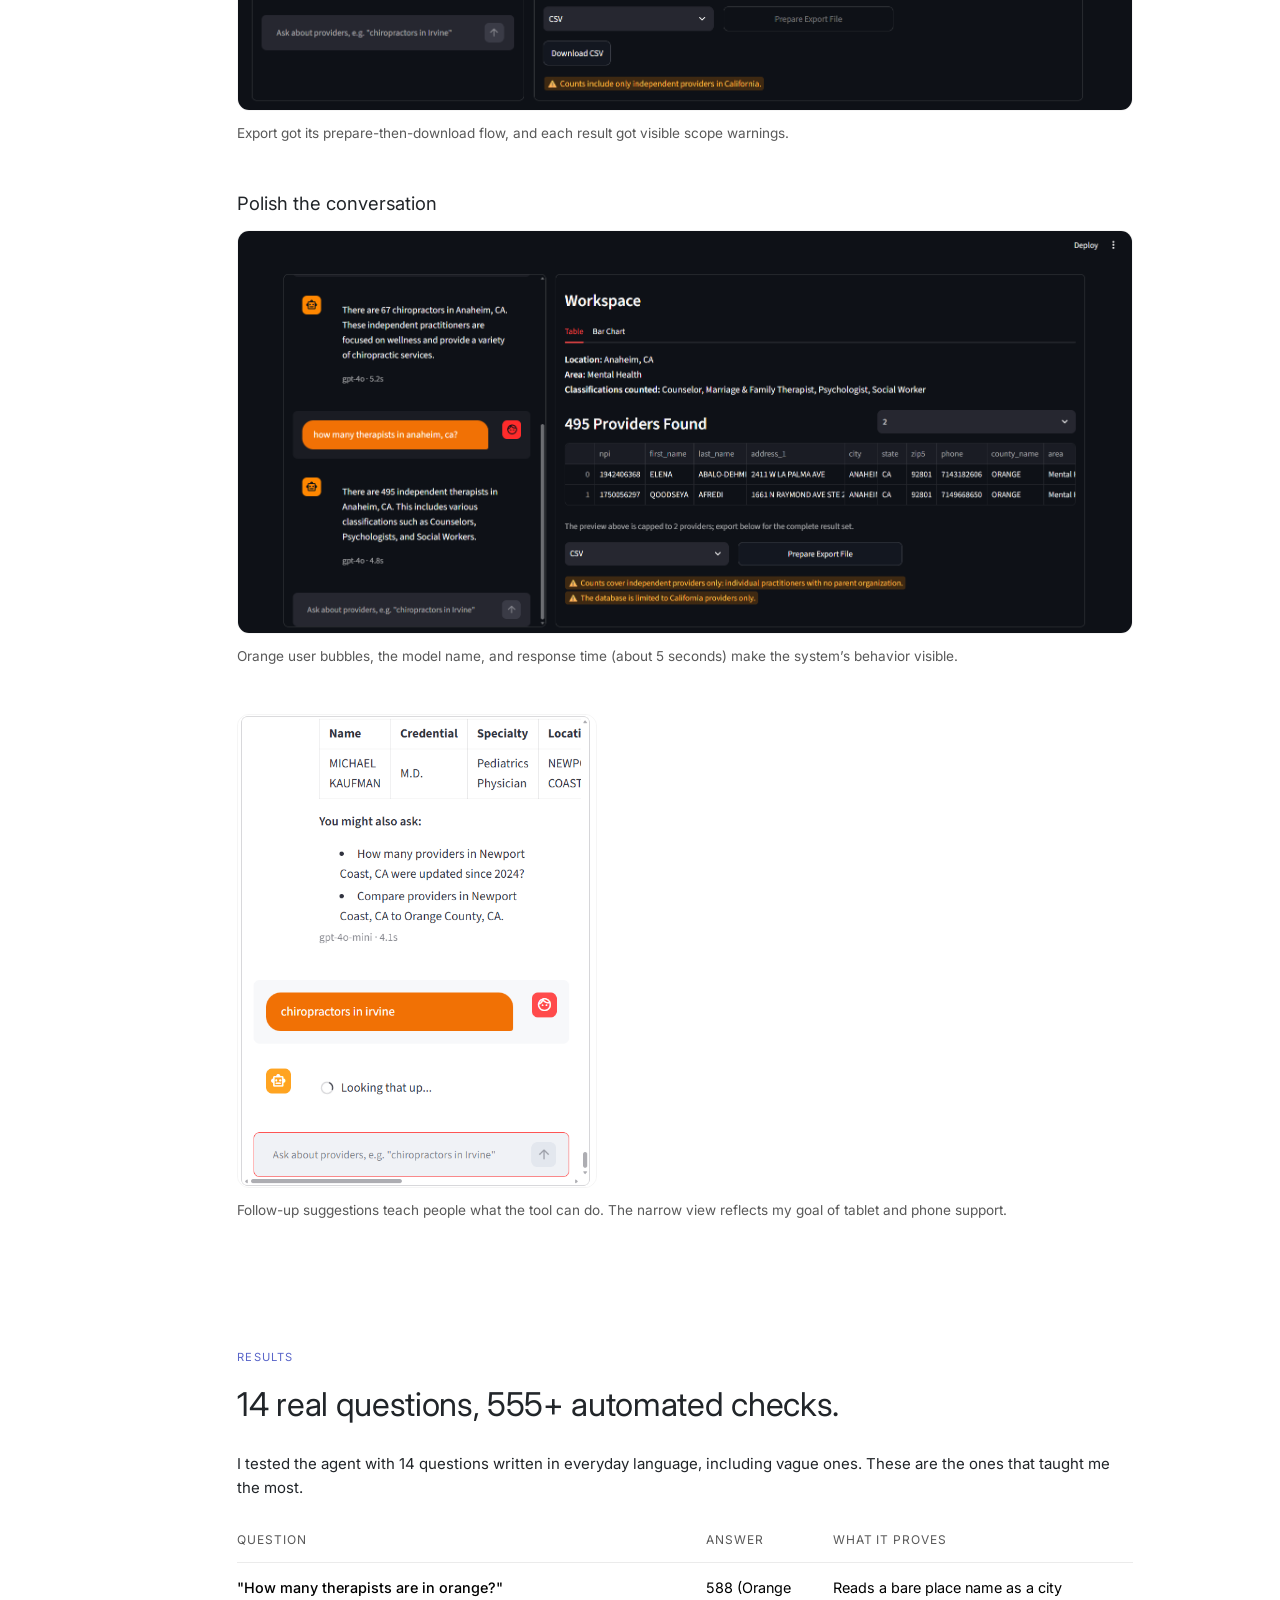
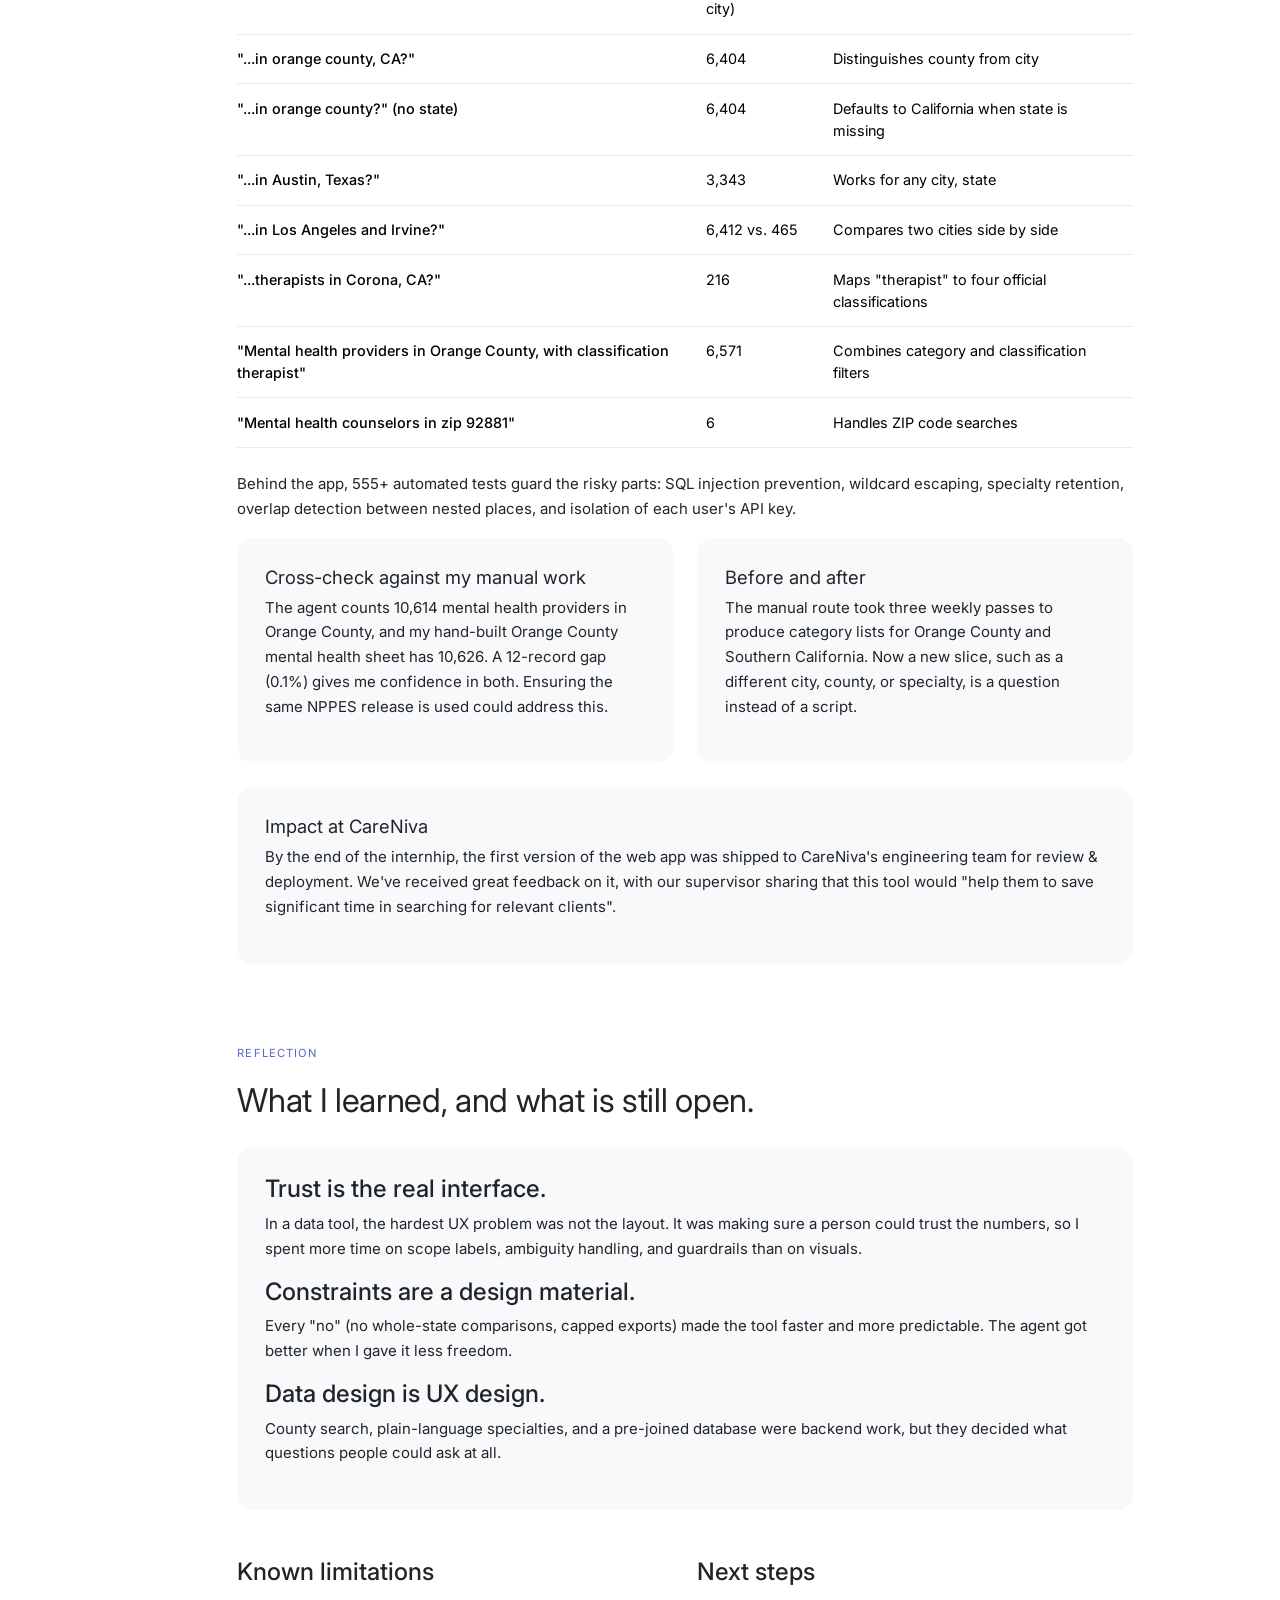
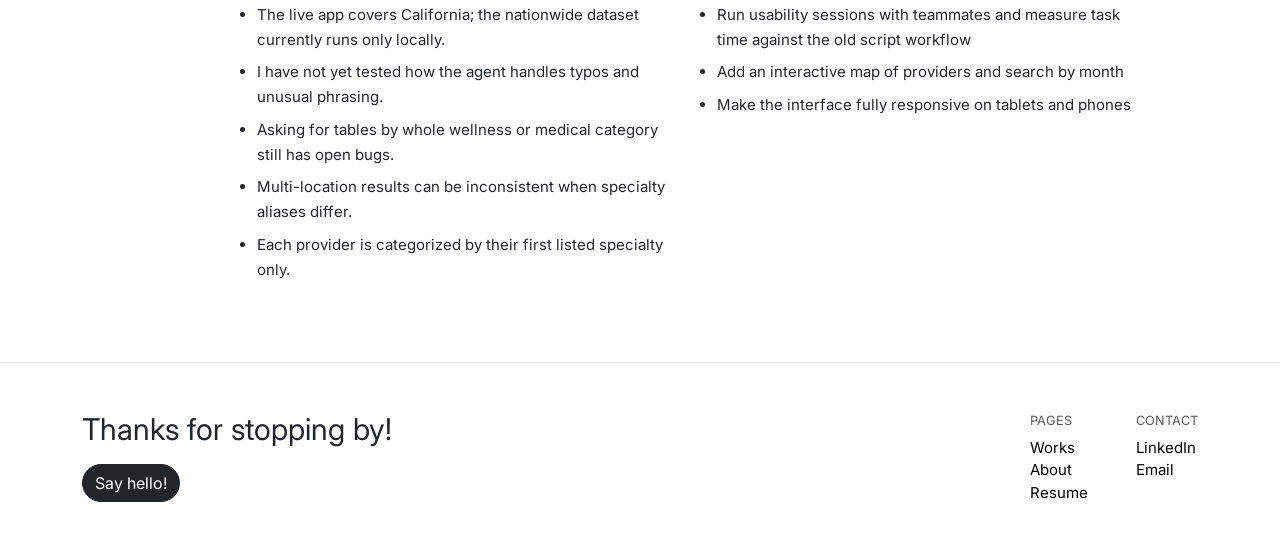
<file: CareNiva.html>
<!doctype html>
<html lang="en">
  <!--
WRITTEN BY: Sarah Lee
EMAIL: sarahsl7@uci.edu
-->

  <head>
    <meta charset="utf-8" />
    <meta name="author" content="Sarah Lee" />
    <meta name="description" content="Portfolio" />
    <meta name="viewport" content="width=device-width,initial-scale=1" />
    <!-- you would link to an external stylesheet here! -->
    <link
      rel="stylesheet"
      href="./bootstrap-5.3.8-dist/css/bootstrap.min.css"
    />
    <link rel="stylesheet" href="index.css" />
    <!-- you would also link to Bootstrap here! -->
    <title>Sarah Lee's CareNiva Case Study</title>
  </head>
  <body
    class="cs-page"
    data-bs-spy="scroll"
    data-bs-target="#cs-sections"
    data-bs-root-margin="-25% 0px -65% 0px"
    data-bs-threshold="[0,0.05,0.1,0.5,1]"
    tabindex="0"
  >
    <!-- nav bar -->
    <header>
      <nav class="navbar portfolio-nav cs-nav fixed-top" aria-label="Main">
        <div
          class="container d-flex justify-content-between align-items-center"
        >
          <a href="index.html" class="nav-brand">SARAH LEE</a>

          <ul class="nav justify-content-end">
            <li class="nav-item">
              <a class="nav-link" href="index.html#works" aria-label="Works">WORKS</a>
            </li>
            <li class="nav-item">
              <a class="nav-link" href="about.html" aria-label="About">ABOUT</a>
            </li>
            <li class="nav-item">
              <a
                class="nav-link"
                href="resume.pdf"
                target="_blank"
                aria-label="Resume (opens in a new tab)"
                >RESUME</a
              >
            </li>
          </ul>
        </div>
      </nav>
    </header>

    <main id="main-content">
      <!-- banner: full width, directly under the nav -->
      <div class="cs-banner cs-banner-careniva">
        <img
          src="CareNiva-cover.png"
          class="cs-banner-img"
          alt="The CareNiva data agent: a chat pane answering how many acute care providers are in Orange County, next to a workspace table of 81 providers found."
        />
      </div>

      <!-- title, links and quick facts -->
      <div class="cs-header">
        <div class="container">
          <div class="row align-items-center g-3">
            <div class="col-12 col-md-8">
              <h1 class="cs-title">Making 2M+ Provider Records Conversational</h1>
              <p class="cs-summary">
                A chat tool that turns the nationwide NPPES provider registry
                into plain-English answers and clean exports.
              </p>
            </div>

          </div>

          <div class="row cs-meta">
            <div class="col-6 col-md-3 mb-3">
              <p class="cs-eyebrow">My Role</p>
              <p>UX Design & Data Analyst Intern</p>
            </div>
            <div class="col-6 col-md-3 mb-3">
              <p class="cs-eyebrow">Timeline</p>
              <p class="mb-0">Summer 2026</p>
            </div>
            <div class="col-6 col-md-3 mb-3">
              <p class="cs-eyebrow">Status</p>
              <p>Live web app</p>
            </div>
            <div class="col-6 col-md-3 mb-3">
              <p class="cs-eyebrow">Skills / Tools</p>
              <p class="mb-0">Python, DuckDB</p>
              <p class="mb-0">OpenAI Agents SDK</p>
              <p class="mb-0">Streamlit, GitHub Actions</p>
              <p class="mb-0">Google Sheets &amp; Excel</p>
              <p class="mb-0">Figma</p>
            </div>
          </div>
        </div>
      </div>

      <!-- side nav + content -->
      <div class="container cs-body">
        <div class="row g-5">
          <aside class="col-12 col-md-3 col-lg-2">
            <div class="cs-side">
              <a href="index.html#works" class="back-button">&larr; Works</a>
              <nav
                class="cs-sections"
                id="cs-sections"
                aria-label="Case study sections"
              >
                <ul
                  class="list-unstyled d-flex flex-wrap flex-md-column flex-md-nowrap gap-3 gap-md-0"
                >
                  <li><a href="#overview" class="cs-section-link">Overview</a></li>
                  <li><a href="#problem" class="cs-section-link">Problem</a></li>
                  <li><a href="#research" class="cs-section-link">Research</a></li>
                  <li><a href="#discovery" class="cs-section-link">Discovery</a></li>
                  <li><a href="#principles" class="cs-section-link">Principles</a></li>
                  <li><a href="#solution" class="cs-section-link">Solution</a></li>
                  <li><a href="#decisions" class="cs-section-link">Decisions</a></li>
                  <li><a href="#iteration" class="cs-section-link">Iteration</a></li>
                  <li><a href="#results" class="cs-section-link">Results</a></li>
                  <li><a href="#reflection" class="cs-section-link">Reflection</a></li>
                </ul>
              </nav>
            </div>
          </aside>

          <div class="col-12 col-md-9 col-lg-9 cs-content">
            <!-- overview -->
            <section id="overview" class="cs-section">
              <p class="cs-eyebrow">Overview</p>
              <h2>
                I turned a roughly 10 GB federal provider file into a chat tool
                that a non-technical employee can query in plain English and
                export from in about five seconds.
              </h2>
              <p>
                <strong>Shipped:</strong> a live web app, a self-updating data
                pipeline, and 555+ automated tests. The live app is a tool for the CareNiva team's internal use.
              </p>

              <div class="row g-4 cs-stats">
                <div class="col-12 col-md-4">
                  <p class="cs-stat-number">2.18M</p>
                  <p class="cs-stat-label">
                    individual practitioner records in the nationwide pipeline,
                    rebuilt automatically every month
                  </p>
                </div>
                <div class="col-12 col-md-4">
                  <p class="cs-stat-number">6</p>
                  <p class="cs-stat-label">
                    locations comparable side by side in one question
                  </p>
                </div>
                <div class="col-12 col-md-4">
                  <p class="cs-stat-number">SQL</p>
                  <p class="cs-stat-label">
                    needed to filter by city, county, ZIP, specialty, provider
                    name, or update year
                  </p>
                </div>
              </div>

              <h3 class="cs-subhead">My role</h3>
              <p>
                I worked as both the designer and the analyst, so I could shape
                the experience and the data behind it together. 
              </p>
              <ul class="cs-bullets">
                <li>
                  <strong>Experience design:</strong> the split-pane layout,
                  chat and workspace behavior, error and caveat messaging,
                  export flow
                </li>
                <li>
                  <strong>Data design:</strong> the pipeline that merges NPPES,
                  NUCC taxonomy, and FIPS county data into one database
                </li>
                <li>
                  <strong>Agent design:</strong> which questions the agent can
                  answer, how it handles ambiguity, and what it is forbidden to
                  do
                </li>
              </ul>
              <p>
                <strong>Team:</strong> 2 interns, 1 Supervisor
              </p>
            </section>

            <!-- problem -->
            <section id="problem" class="cs-section">
              <p class="cs-eyebrow">Problem</p>
              <h2>Every provider question started with a script.</h2>
              <p>
                CareNiva is a telehealth solutions provider. It is not a care
                provider; it is the software that lets its customers deliver
                virtual care to their own patients. The platform serves clients
                in 18 states, recorded 25,000 visits in 2026, and supports
                urgent care, multi-specialty, and wellness practices. Their clientbase is composed of independent healthcare providers interested in telehealth solutions. For outreach purposes, the team
                wanted to reach Southern California providers, which meant building lists gathering their public contact data.
              </p>
              <p>
                The best source is the NPPES (National Plan and Provider Enumeration System) registry, which is the federal CMS (Center for Medicare & Medicaid Services) database that
                assigns every US provider a unique NPI (National Provider Identifier). It is free and current,
                but it is a single raw CSV file of roughly 8 to 11 GB. Answering
                even a simple question meant loading it by hand, filtering it,
                and joining it to a separate NUCC taxonomy sheet to translate
                specialty codes into readable names.
              </p>
              <p>
                Doing the outreach research by hand first showed me exactly what
                a tool would need to handle, and where the data would mislead
                people.
              </p>

              <div class="cs-box">
                <div class="row g-3">
                  <div class="col-12 col-md-5">
                    <h3><strong>Guiding Question</strong></h3>
                  </div>
                  <div class="col-12 col-md-7">
                    <p>
                      How might we let a non-technical teammate ask a question
                      about providers and get a trustworthy answer, plus a
                      clean dataset, without learning SQL or taxonomy codes?
                    </p>
                  </div>
                </div>
              </div>
            </section>

            <!-- research -->
            <section id="research" class="cs-section">
              <p class="cs-eyebrow">Research</p>
              <h2>Before the agent: three weeks of doing it by hand.</h2>
              <p>
                I built the first outreach lists myself, in three weekly passes
                in July 2026. I did this deliberately: I could not design
                guardrails for data I had not wrestled with.
              </p>

              <div class="row g-4 cs-steps">
                <div class="col-12 col-md-4">
                  <p class="cs-eyebrow">Week of July 6</p>
                  <h3>Build the dataset key</h3>
                  <p>
                    I filtered the raw NPPES file to Southern California, kept
                    individual providers flagged as sole proprietors with no
                    parent organization, and translated taxonomy codes into
                    specialty names. That produced 176,921 Southern California
                    records, 28,201 of them in Orange County.
                  </p>
                </div>
                <div class="col-12 col-md-4">
                  <p class="cs-eyebrow">Week of July 14</p>
                  <h3>Build the category key</h3>
                  <p>
                    I read the 883-code NUCC taxonomy and sorted it into
                    Medical, Mental Health, and Wellness based on which
                    providers could work with a telehealth platform. I excluded
                    groups that need in-person care, such as labs, pharmacy,
                    and vision. I removed school-based specialties by hand and
                    color-coded the priority groups.
                  </p>
                </div>
                <div class="col-12 col-md-4">
                  <p class="cs-eyebrow">Week of July 20</p>
                  <h3>Patch the gaps</h3>
                  <p>
                    The lists had no street addresses, so I wrote a second
                    script to join back to the original file by NPI, then
                    rebuilt every categorized tab. I also added a
                    flag-reference tab per category with conditional
                    formatting.
                  </p>
                </div>
              </div>

            

              <h3 class="cs-subhead">The category key I built by hand</h3>
              <div class="table-responsive cs-table-wrap">
                <table class="table cs-table">
                  <thead>
                    <tr><th scope="col">Category</th><th scope="col">Taxonomy codes kept</th><th scope="col">Classifications ranked</th><th scope="col">Southern California providers</th><th scope="col">Orange County providers</th></tr>
                  </thead>
                  <tbody>
                    <tr><th scope="row">Medical</th><td>260</td><td>38</td><td>26,536</td><td>4,314</td></tr>
                    <tr><th scope="row">Mental Health</th><td>60</td><td>12</td><td>62,404</td><td>10,626</td></tr>
                    <tr><th scope="row">Wellness</th><td>42</td><td>13</td><td>12,788</td><td>2,496</td></tr>
                  </tbody>
                </table>
              </div>
              <p class="cs-after-table">
                Every classification got a High, Medium, or Low priority for
                telehealth. Of 83,873 individual providers in Orange County,
                28,201 (34%) were flagged as sole proprietors, and 17,436
                Orange County records matched one of the three categories.
              </p>

              <h3 class="cs-subhead">What the manual work exposed</h3>
              <div class="table-responsive cs-table-wrap">
                <table class="table cs-table">
                  <thead>
                    <tr><th scope="col">Blind spot</th><th scope="col">What it meant for the tool</th></tr>
                  </thead>
                  <tbody>
                    <tr><th scope="row">"Independent" is not a field. NPPES cannot say whether a provider works for a health system, so I used sole-proprietor status with no parent organization as a stand-in.</th><td>Every count states that it covers independent providers only.</td></tr>
                    <tr><th scope="row">NPPES has no email addresses and cannot confirm a license.</th><td>The tool says what it cannot tell you; verification stays a separate step before outreach.</td></tr>
                    <tr><th scope="row">ZIP prefixes 90 to 92 are a blunt stand-in for a region. My "Southern California" file held 14,804 San Diego records and 4,502 Riverside records.</th><td>Search by city, county, or ZIP, backed by a ZIP-to-county crosswalk.</td></tr>
                    <tr><th scope="row">Every category was my judgment call about telehealth fit.</th><td>A Help tab shows the full taxonomy, and everyday words like "therapist" map to official classifications.</td></tr>
                    <tr><th scope="row">Each new question meant a new script and a new set of tabs.</th><td>One database, rebuilt monthly, queried by chat.</td></tr>
                    <tr><th scope="row">A provider with several specialties is sorted by the first listed one only.</th><td>Still open; listed under limitations.</td></tr>
                  </tbody>
                </table>
              </div>
              <p class="cs-after-table">
                The manual phase was the research. The agent is what I built
                from it.
              </p>
            </section>

            <!-- discovery -->
            <section id="discovery" class="cs-section">
              <p class="cs-eyebrow">Discovery</p>
              <h2>
                The data had six traps, and each became a design requirement.
              </h2>
              <p>
                The manual work showed where the data hurts. Next I tested the
                obvious shortcuts for a tool, and every dead end shaped the
                product.
              </p>
              <div class="table-responsive cs-table-wrap">
                <table class="table cs-table">
                  <thead>
                    <tr><th scope="col">What I found</th><th scope="col">What it meant for the design</th></tr>
                  </thead>
                  <tbody>
                    <tr><th scope="row">The CMS NPPES API stops at about 1,200 records</th><td>It cannot support bulk questions, so the product needs its own database</td></tr>
                    <tr><th scope="row">The registry has no county field</th><td>Build a ZIP-to-county crosswalk so "Orange County" is searchable</td></tr>
                    <tr><th scope="row">Specialties are 10-character taxonomy codes</th><td>Map everyday words ("chiro", "therapist", "foot doctor") to official classifications</td></tr>
                    <tr><th scope="row">Names and places are ambiguous ("Orange" is a city and a county; "Springfield" is in many states)</th><td>The agent must ask, not guess</td></tr>
                    <tr><th scope="row">The raw file carries many columns a simple lookup never needs</th><td>Show only name, location, specialty, address, phone, and last update</td></tr>
                    <tr><th scope="row">The file is republished monthly</th><td>Rebuild the database automatically so no one downloads anything</td></tr>
                  </tbody>
                </table>
              </div>
            </section>

            <!-- principles -->
            <section id="principles" class="cs-section">
              <p class="cs-eyebrow">Principles</p>
              <h2>Four principles for a tool people have to trust.</h2>
              <p>
                A wrong provider count in a healthcare directory is worse than
                no answer. These principles guided every decision below.
              </p>
              <div class="row g-3 cs-principles">
                <div class="col-12 col-md-6">
                  <div class="cs-box cs-box-flush">
                    <p class="cs-eyebrow">Principle 1</p>
                    <h3>Accuracy over fluency.</h3>
                    <p>
                      The language model interprets the question; deterministic
                      code produces the answer.
                    </p>
                  </div>
                </div>
                <div class="col-12 col-md-6">
                  <div class="cs-box cs-box-flush">
                    <p class="cs-eyebrow">Principle 2</p>
                    <h3>Ask in chat, verify in a workspace.</h3>
                    <p>
                      Anyone can type a question, but they should always be able
                      to inspect the rows behind the number.
                    </p>
                  </div>
                </div>
                <div class="col-12 col-md-6">
                  <div class="cs-box cs-box-flush">
                    <p class="cs-eyebrow">Principle 3</p>
                    <h3>State what a number leaves out.</h3>
                    <p>
                      Every count carries its scope, such as "independent
                      providers only."
                    </p>
                  </div>
                </div>
                <div class="col-12 col-md-6">
                  <div class="cs-box cs-box-flush">
                    <p class="cs-eyebrow">Principle 4</p>
                    <h3>Ask instead of guessing.</h3>
                    <p>
                      When a city, specialty, or name is ambiguous, the agent
                      asks a clarifying question.
                    </p>
                  </div>
                </div>
              </div>
            </section>

            <!-- solution -->
            <section id="solution" class="cs-section">
              <p class="cs-eyebrow">Solution</p>
              <h2>Ask on the left, verify on the right.</h2>
              <p>
                The app is a split-pane workspace. On the left, a chat accepts
                natural-language questions and answers with a short summary and
                a table. On the right, a workspace shows the full result as a
                sortable table or bar chart, and exports it as CSV, Excel, or
                JSON.
              </p>
              <figure class="cs-figure">
                <div class="cs-panel cs-panel-wide cs-panel-diagram">
                  <span><img src="careniva/architecture.svg" alt="System architecture: a monthly build merges NPPES, NUCC taxonomy, and HUD/FIPS data into one DuckDB file; each question flows from the user to the agent, to code that cleans and validates, to SQL, to two panes." /></span>
                </div>
                <figcaption class="cs-caption">How the system works: a monthly build feeds one database, and every question flows through the agent to deterministic code.</figcaption>
              </figure>
              <p class="cs-after-table">
                The language model only interprets the question and picks a
                tool. Cleaning, validation, SQL, and the summary are code, so
                the same question returns the same answer every time.
              </p>
            </section>

            <!-- decisions -->
            <section id="decisions" class="cs-section">
              <p class="cs-eyebrow">Decisions</p>
              <h2>Six decisions that made the numbers trustworthy.</h2>
              <div class="row g-4 cs-decisions">
                <div class="col-12 col-md-6">
                  <div class="cs-decision">
                    <p class="cs-eyebrow">Decision 1</p>
                    <h3>Let the model route, never write the answer.</h3>
                    <p>
                      Early on, model-written summaries were inconsistent and
                      sometimes invented details. I moved the summary and table
                      formatting into structured, deterministic flows, so the
                      model's only job is to understand the question and call
                      the right tool. <strong>Trade-off:</strong> answers sound
                      less conversational, and I accepted that for accuracy.
                    </p>
                  </div>
                </div>
                <div class="col-12 col-md-6">
                  <div class="cs-decision">
                    <p class="cs-eyebrow">Decision 2</p>
                    <h3>Stop the agent from dropping the specialty.</h3>
                    <p>
                      In comparison questions, the model could drop the
                      specialty filter and return counts for every provider
                      type. I gave comparisons their own schema parameters so
                      the filter is always required, and regression tests check
                      that the specialty survives.
                    </p>
                  </div>
                </div>
                <div class="col-12 col-md-6">
                  <div class="cs-decision">
                    <p class="cs-eyebrow">Decision 3</p>
                    <h3>Say no to the questions that break the tool.</h3>
                    <p>
                      Whole-state comparisons (California vs. Texas) sent the
                      agent into repeated retries that exhausted its context
                      window. I blocked them explicitly and capped comparisons
                      at six locations. <strong>Trade-off:</strong> less
                      flexibility, but the tool stays fast and predictable.
                    </p>
                  </div>
                </div>
                <div class="col-12 col-md-6">
                  <div class="cs-decision">
                    <p class="cs-eyebrow">Decision 4</p>
                    <h3>Ask when a place or name is ambiguous.</h3>
                    <p>
                      "Orange" is both a city and a county, and "Springfield"
                      exists in many states. Instead of guessing, the agent
                      lists the top six candidates by population, names the
                      ones it left out, and asks the user to pick. My tests
                      showed why: "therapists in Orange" returned 588 for the
                      city, while "Orange County" returned 6,404.
                    </p>
                  </div>
                </div>
                <div class="col-12 col-md-6">
                  <div class="cs-decision">
                    <p class="cs-eyebrow">Decision 5</p>
                    <h3>Put the caveat next to the number.</h3>
                    <p>
                      A count is only useful if you know what it covers. Every
                      result states its scope, such as "independent providers
                      only." Comparisons also warn users not to add column
                      totals when one place sits inside another, like Irvine
                      inside Orange County.
                    </p>
                  </div>
                </div>
                <div class="col-12 col-md-6">
                  <div class="cs-decision">
                    <p class="cs-eyebrow">Decision 6</p>
                    <h3>Design the export around browser limits.</h3>
                    <p>
                      Streamlit cannot start a background job after a click, so
                      downloading needs a "Prepare export" step first. I kept
                      that step, disabled the button once the file is ready to
                      avoid confusion, and capped exports at 100,000 rows so
                      large searches cannot crash the browser.
                    </p>
                  </div>
                </div>
              </div>
            </section>

            <!-- iteration -->
            <section id="iteration" class="cs-section">
              <p class="cs-eyebrow">Iteration</p>
              <h2>From gray boxes to a working tool.</h2>
              <p>
                I designed in layers: layout first, then behavior, then polish.
                Each round of screenshots below came from testing the build with
                real queries.
              </p>

              <h3 class="cs-subhead">Wireframe: settle the structure</h3>
              <figure class="cs-figure">
                <div class="cs-panel cs-panel-wide ">
                  <span><img src="careniva/01-wireframe.png" alt="Low-fidelity wireframe with a chat pane on the left and a search-criteria summary, data table, and export bar on the right" /></span>
                </div>
                <figcaption class="cs-caption">The split-pane idea started here: chat on the left, evidence on the right, export always in reach.</figcaption>
              </figure>

              <h3 class="cs-subhead">First build: prove it works</h3>
              <figure class="cs-figure">
                <div class="cs-panel cs-panel-wide ">
                  <span><img src="careniva/03-first-build.png" alt="First working build with chat on the left and a workspace table with a preview-rows slider on the right" /></span>
                </div>
                <figcaption class="cs-caption">The first working version answered correctly but felt cluttered, and the preview slider was awkward for choosing a small number of rows.</figcaption>
              </figure>

              <h3 class="cs-subhead">Add a chart and tame the workspace</h3>
              <figure class="cs-figure">
                <div class="cs-panel cs-panel-wide ">
                  <span><img src="careniva/04-bar-chart.png" alt="Bar chart tab with a group-by dropdown" /></span>
                </div>
                <figcaption class="cs-caption">A bar chart tab with a group-by dropdown lets people see the specialty mix behind a count. I replaced the slider with a dropdown and fixed scrolling so each pane scrolls on its own.</figcaption>
              </figure>

              <h3 class="cs-subhead">Fix export and add safeguards</h3>
              <figure class="cs-figure">
                <div class="cs-panel cs-panel-wide ">
                  <span><img src="careniva/05-export-and-safeguards.png" alt="Workspace with a Prepare Export button, file format dropdown, and warnings about independent providers and California-only data" /></span>
                </div>
                <figcaption class="cs-caption">Export got its prepare-then-download flow, and each result got visible scope warnings.</figcaption>
              </figure>

              <h3 class="cs-subhead">Polish the conversation</h3>
              <figure class="cs-figure">
                <div class="cs-panel cs-panel-wide ">
                  <span><img src="careniva/06-chat-polish.png" alt="Chat pane showing orange user messages, model name and response time under each answer, and a message input" /></span>
                </div>
                <figcaption class="cs-caption">Orange user bubbles, the model name, and response time (about 5 seconds) make the system’s behavior visible.</figcaption>
              </figure>
              <figure class="cs-figure">
                <div class="cs-panel cs-panel-wide cs-panel-narrow">
                  <span><img src="careniva/07-follow-up-suggestions.png" alt="Chat on a narrow screen with a "You might also ask" list of follow-up questions" /></span>
                </div>
                <figcaption class="cs-caption">Follow-up suggestions teach people what the tool can do. The narrow view reflects my goal of tablet and phone support.</figcaption>
              </figure>
            </section>

            <!-- results -->
            <section id="results" class="cs-section">
              <p class="cs-eyebrow">Results</p>
              <h2>14 real questions, 555+ automated checks.</h2>
              <p>
                I tested the agent with 14 questions written in everyday
                language, including vague ones. These are the ones that taught
                me the most.
              </p>
              <div class="table-responsive cs-table-wrap">
                <table class="table cs-table">
                  <thead>
                    <tr><th scope="col">Question</th><th scope="col">Answer</th><th scope="col">What it proves</th></tr>
                  </thead>
                  <tbody>
                    <tr><th scope="row">"How many therapists are in orange?"</th><td>588 (Orange city)</td><td>Reads a bare place name as a city</td></tr>
                    <tr><th scope="row">"...in orange county, CA?"</th><td>6,404</td><td>Distinguishes county from city</td></tr>
                    <tr><th scope="row">"...in orange county?" (no state)</th><td>6,404</td><td>Defaults to California when state is missing</td></tr>
                    <tr><th scope="row">"...in Austin, Texas?"</th><td>3,343</td><td>Works for any city, state</td></tr>
                    <tr><th scope="row">"...in Los Angeles and Irvine?"</th><td>6,412 vs. 465</td><td>Compares two cities side by side</td></tr>
                    <tr><th scope="row">"...therapists in Corona, CA?"</th><td>216</td><td>Maps "therapist" to four official classifications</td></tr>
                    <tr><th scope="row">"Mental health providers in Orange County, with classification therapist"</th><td>6,571</td><td>Combines category and classification filters</td></tr>
                    <tr><th scope="row">"Mental health counselors in zip 92881"</th><td>6</td><td>Handles ZIP code searches</td></tr>
                  </tbody>
                </table>
              </div>
              <p class="cs-after-table">
                Behind the app, 555+ automated tests guard the risky parts: SQL
                injection prevention, wildcard escaping, specialty retention,
                overlap detection between nested places, and isolation of each
                user's API key.
              </p>

              <div class="row g-4 cs-results-cards">
                <div class="col-12 col-md-6">
                  <div class="cs-box cs-box-flush">
                    <h3>Cross-check against my manual work</h3>
                    <p>
                      The agent counts 10,614 mental health providers in Orange
                      County, and my hand-built Orange County mental health
                      sheet has 10,626. A 12-record gap (0.1%) gives me
                      confidence in both. Ensuring the same NPPES release is used could address this.
                  </div>
                </div>
                <div class="col-12 col-md-6">
                  <div class="cs-box cs-box-flush">
                    <h3>Before and after</h3>
                    <p>
                      The manual route took three weekly passes to produce
                      category lists for Orange County and Southern California.
                      Now a new slice, such as a different city, county, or
                      specialty, is a question instead of a script.
                    </p>
                  </div>
                </div>
              </div>

              <div class="cs-box">
                <h3>Impact at CareNiva</h3>
                <p>
                  By the end of the internhip, the first version of the web app was shipped to CareNiva's engineering team for review & deployment. We've received great feedback on it, with our supervisor sharing that this tool would "help them to save significant time in searching for relevant clients".
                </p>
              </div>
            </section>

            <!-- reflection -->
            <section id="reflection" class="cs-section">
              <p class="cs-eyebrow">Reflection</p>
              <h2>What I learned, and what is still open.</h2>

              <div class="cs-box">
                <h4>Trust is the real interface.</h4>
                <p>
                  In a data tool, the hardest UX problem was not the layout. It
                  was making sure a person could trust the numbers, so I spent
                  more time on scope labels, ambiguity handling, and guardrails
                  than on visuals.
                </p>
                <h4>Constraints are a design material.</h4>
                <p>
                  Every "no" (no whole-state comparisons, capped exports) made
                  the tool faster and more predictable. The agent got better
                  when I gave it less freedom.
                </p>
                <h4>Data design is UX design.</h4>
                <p>
                  County search, plain-language specialties, and a pre-joined
                  database were backend work, but they decided what questions
                  people could ask at all.
                </p>
              </div>

              <div class="row g-4 cs-open">
                <div class="col-12 col-md-6">
                  <h4 class="cs-subhead">Known limitations</h4>
                  <ul class="cs-bullets">
                    <li>
                      The live app covers California; the nationwide dataset
                      currently runs only locally.
                    </li>
                    <li>
                      I have not yet tested how the agent handles typos and
                      unusual phrasing.
                    </li>
                    <li>
                      Asking for tables by whole wellness or medical category
                      still has open bugs.
                    </li>
                    <li>
                      Multi-location results can be inconsistent when specialty
                      aliases differ.
                    </li>
                    <li>
                      Each provider is categorized by their first listed
                      specialty only.
                    </li>
                  </ul>
                </div>
                <div class="col-12 col-md-6">
                  <h4 class="cs-subhead">Next steps</h4>
                  <ul class="cs-bullets">
                    <li>
                      Run usability sessions with teammates and measure task
                      time against the old script workflow
                    </li>
                    <li>Add an interactive map of providers and search by month</li>
                    <li>Make the interface fully responsive on tablets and phones</li>
                  </ul>
                </div>
              </div>
            </section>
          </div>
        </div>
      </div>
    </main>

    <!-- footer -->
    <footer id="contact" class="footer">
      <div class="container">
        <div class="row">
          <div class="col-12 col-md-6 mb-4 mb-md-0">
            <h2 class="footer-heading">Thanks for stopping by!</h2>
            <a
              href="mailto:sarahsl7@uci.edu"
              class="btn btn-dark rounded-pill footer-btn"
              >Say hello!</a
            >
          </div>

          <div
            class="col-12 col-md-6 d-flex gap-5 justify-content-start justify-content-md-end"
          >
            <div>
              <p class="label">Pages</p>
              <ul class="list-unstyled" aria-label="Pages">
                <li><a href="index.html#works" class="footer-link">Works</a></li>
                <li><a href="about.html" class="footer-link">About</a></li>
                <li>
                  <a
                    href="resume.pdf"
                    target="_blank"
                    rel="noopener noreferrer"
                    class="footer-link"
                    >Resume</a
                  >
                </li>
              </ul>
            </div>

            <div>
              <p class="label">Contact</p>
              <ul class="list-unstyled" aria-label="Contact">
                <li>
                  <a
                    href="https://www.linkedin.com/in/sarah-lee-271b3a2b9/?isSelfProfile=true"
                    class="footer-link"
                    >LinkedIn</a
                  >
                </li>
                <li>
                  <a href="mailto:sarahsl7@uci.edu" class="footer-link"
                    >Email</a
                  >
                </li>
              </ul>
            </div>
          </div>
        </div>
      </div>
    </footer>
    <script src="./bootstrap-5.3.8-dist/js/bootstrap.bundle.min.js"></script>
      <script src="nav.js"></script>
  </body>
</html>
</file>
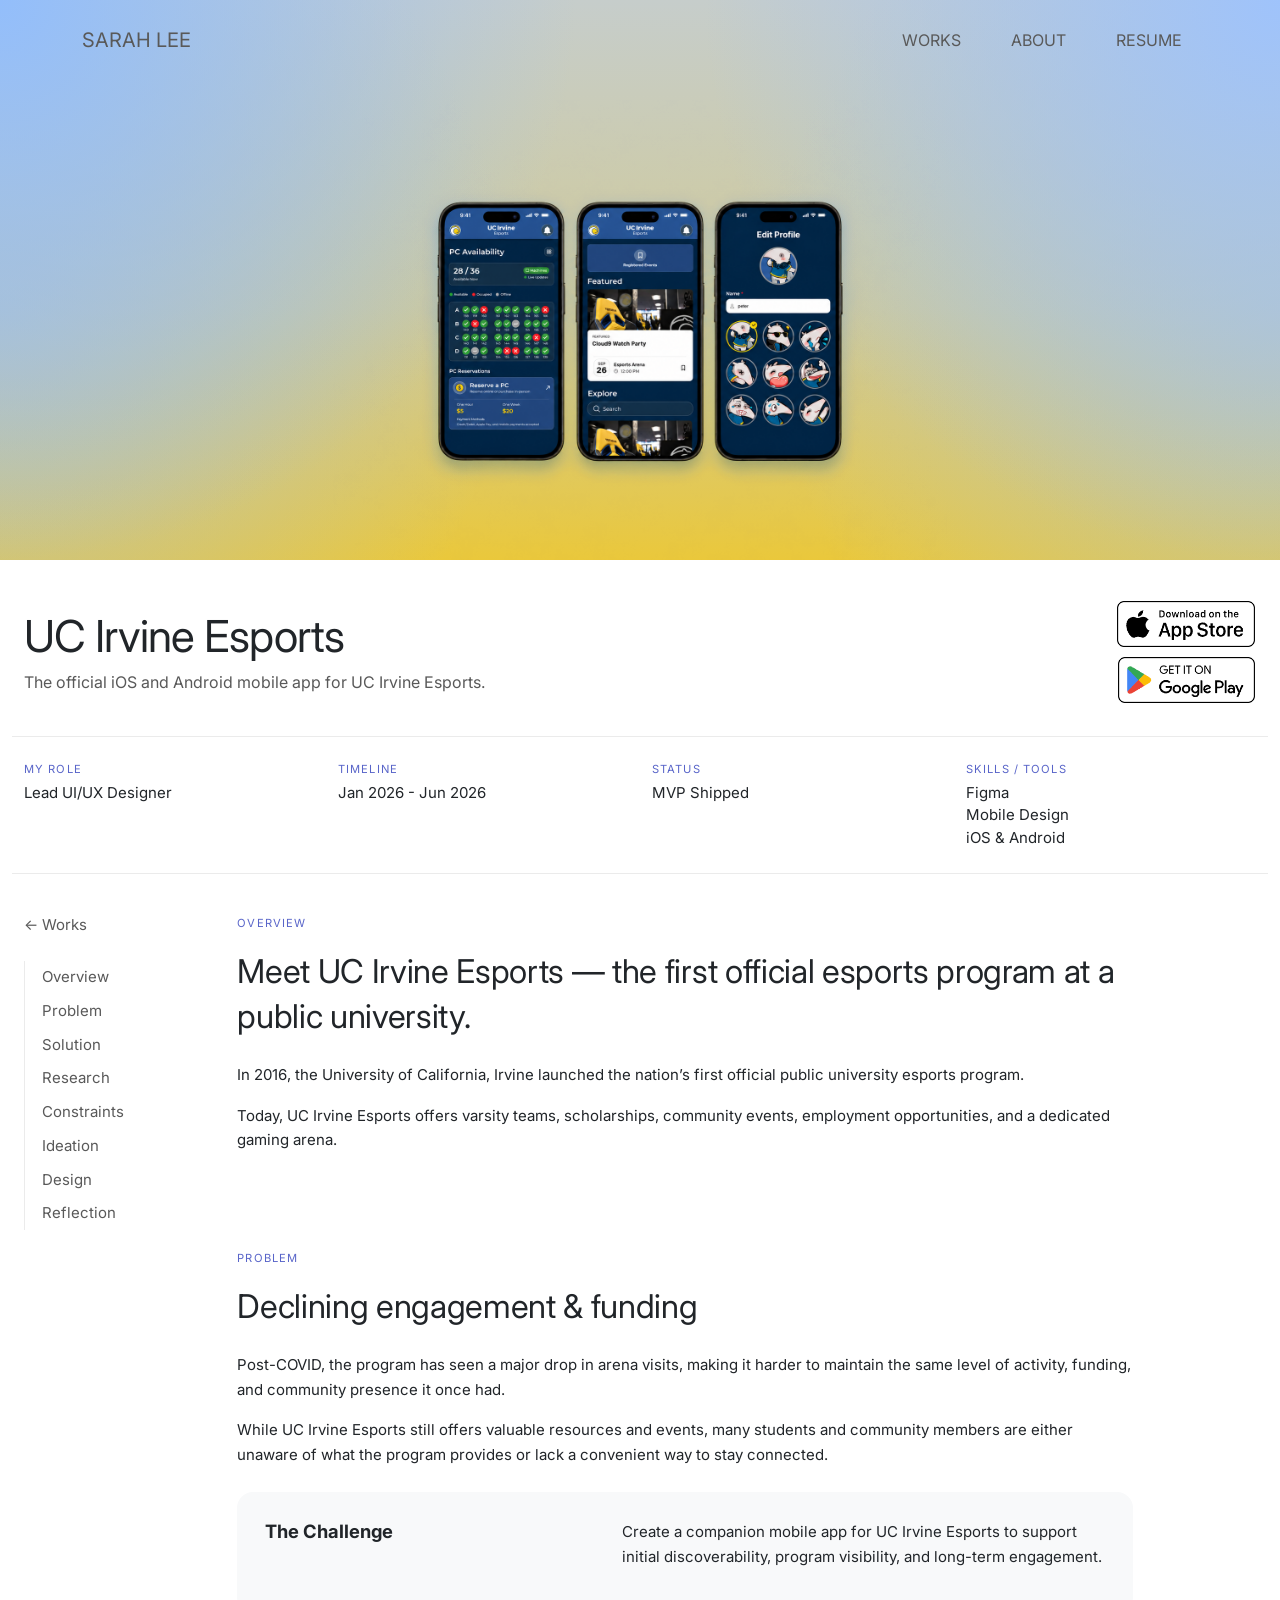
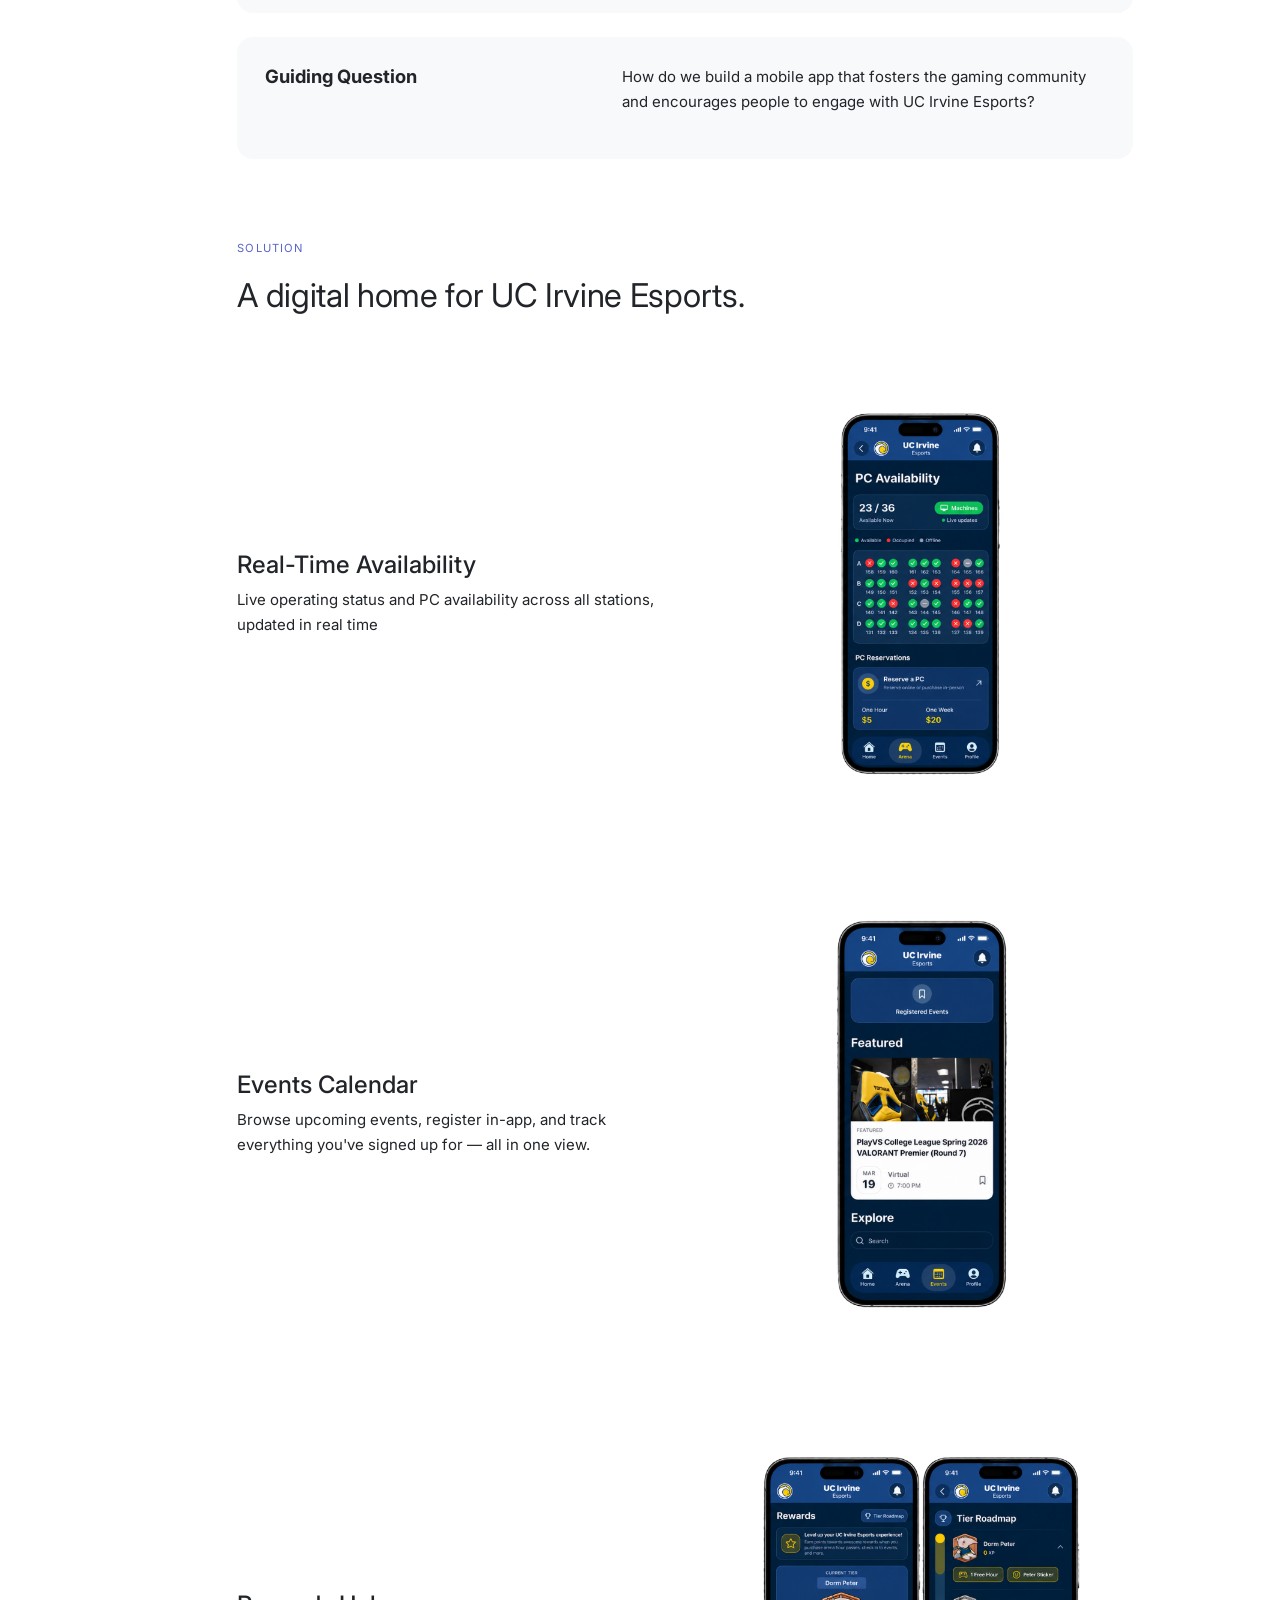
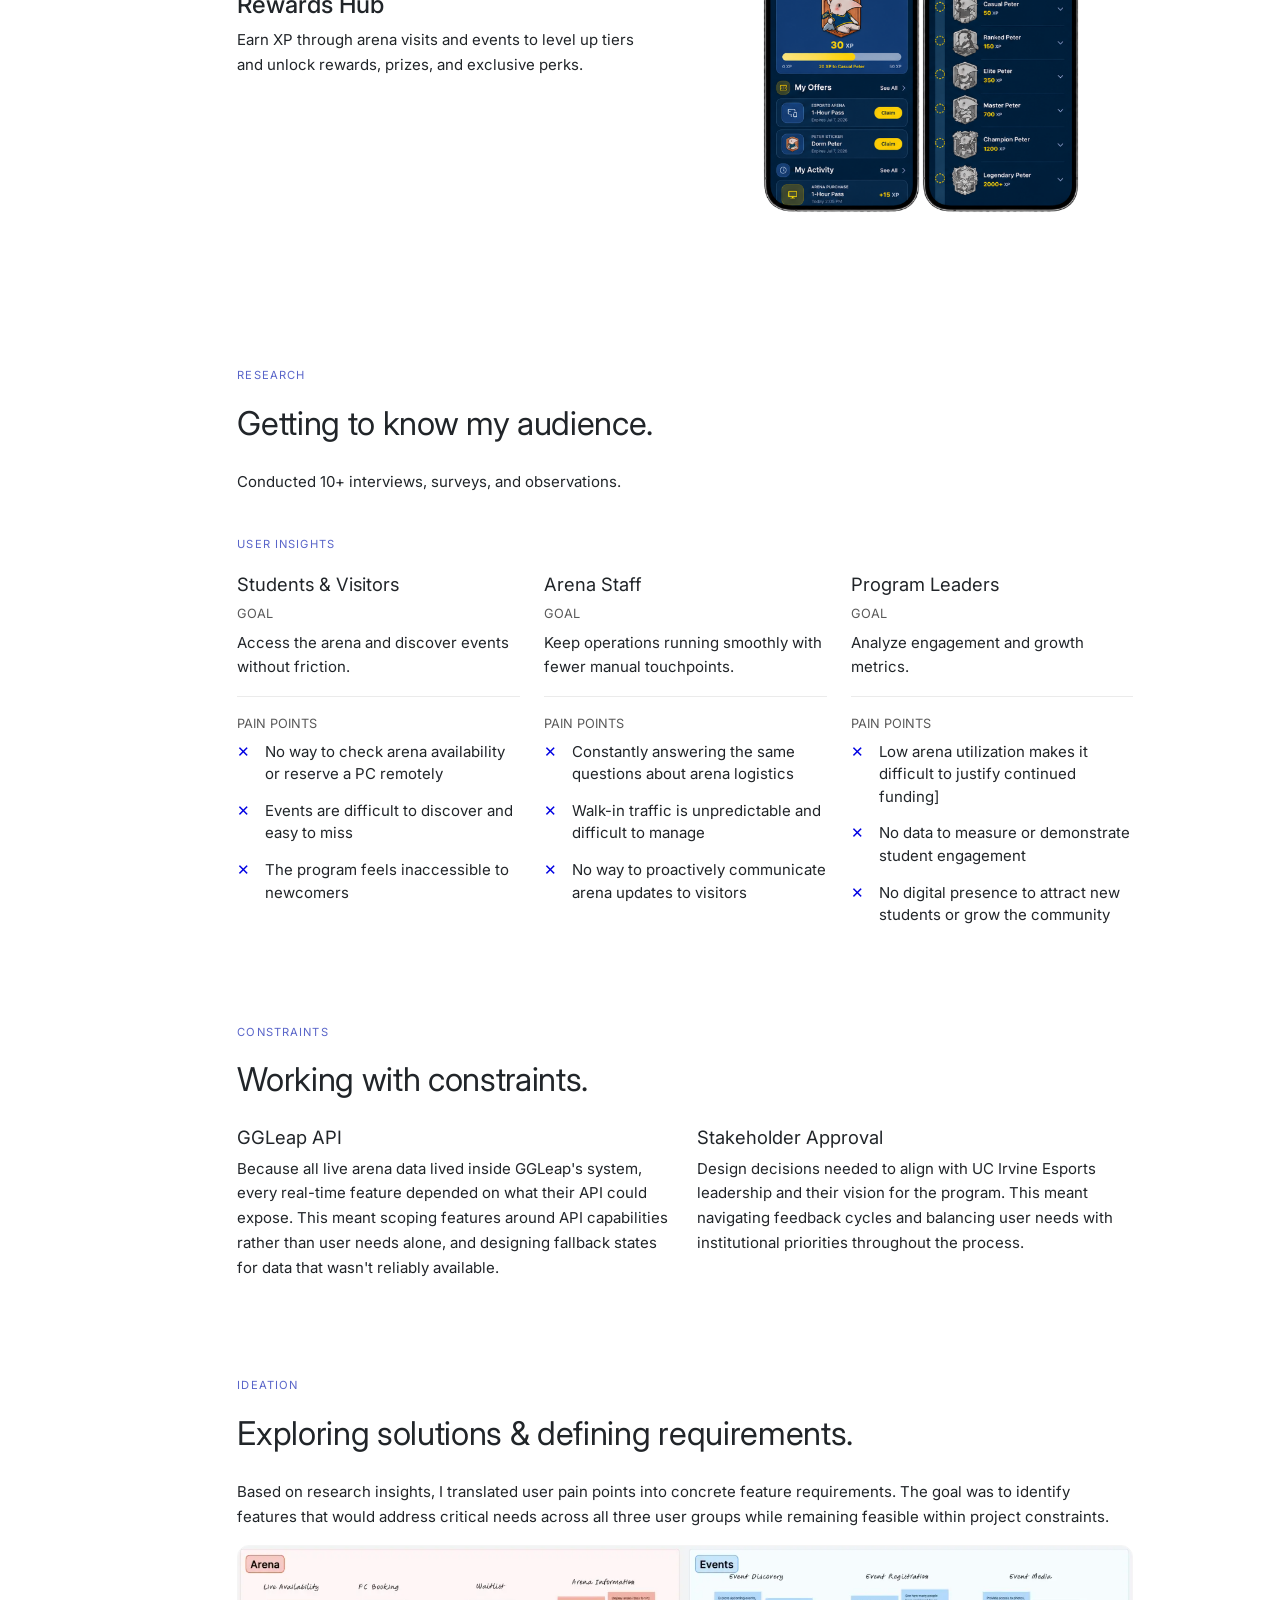
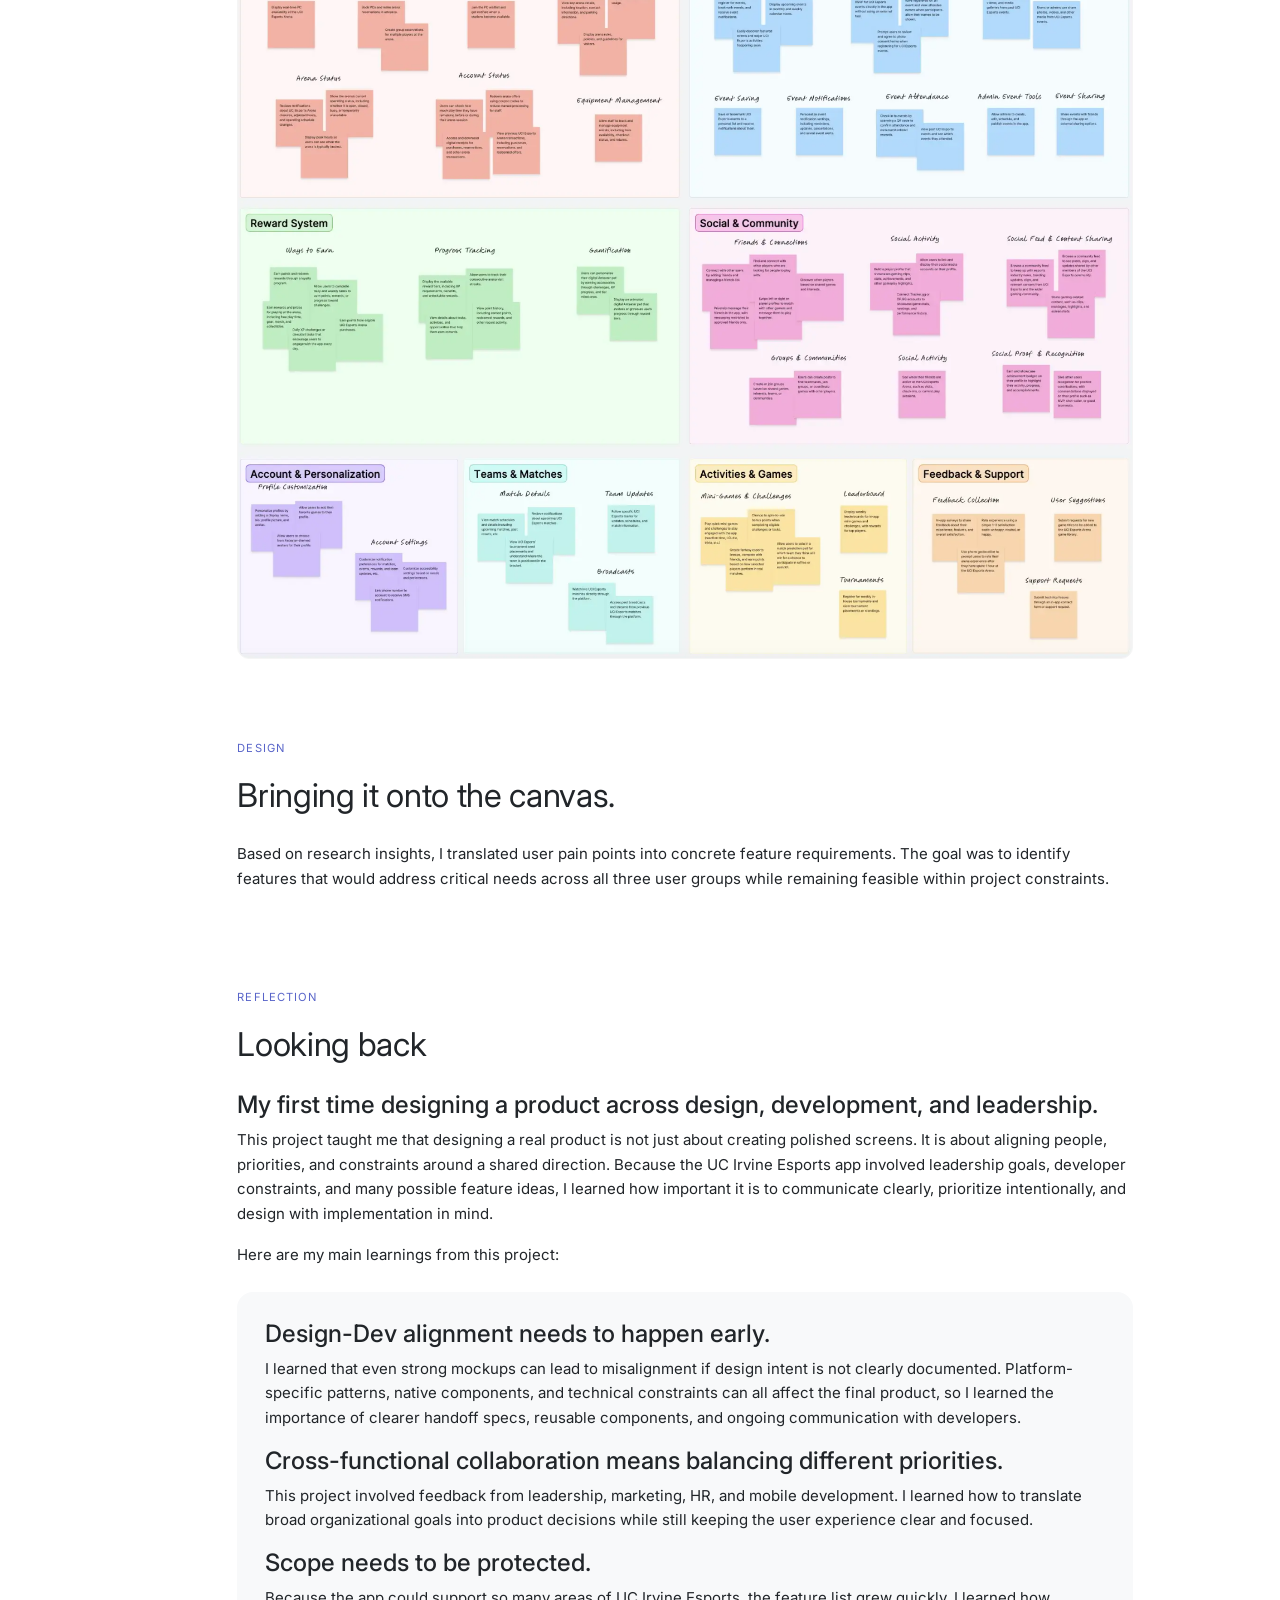
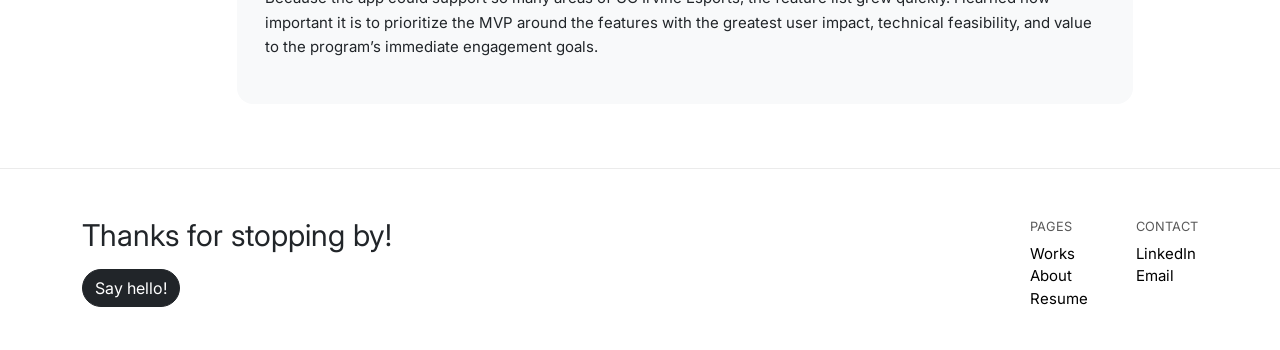
<file: casestudy2.html>
<!doctype html>
<html lang="en">
  <!--
WRITTEN BY: Sarah Lee
EMAIL: sarahsl7@uci.edu
-->

  <head>
    <meta charset="utf-8" />
    <meta name="author" content="Sarah Lee" />
    <meta name="description" content="Portfolio" />
    <meta name="viewport" content="width=device-width,initial-scale=1" />
    <!-- you would link to an external stylesheet here! -->
    <link
      rel="stylesheet"
      href="./bootstrap-5.3.8-dist/css/bootstrap.min.css"
    />
    <link rel="stylesheet" href="index.css" />
    <!-- you would also link to Bootstrap here! -->
    <title>Sarah Lee's UC Irvine Esports App Case Study</title>
  </head>
  <body
    class="cs-page"
    data-bs-spy="scroll"
    data-bs-target="#cs-sections"
    data-bs-root-margin="-25% 0px -65% 0px"
    data-bs-threshold="[0,0.05,0.1,0.5,1]"
    tabindex="0"
  >
    <!-- nav bar -->
    <header>
      <nav
        class="navbar portfolio-nav cs-nav fixed-top"
        aria-label="Sarah Lee, home page"
      >
        <div
          class="container d-flex justify-content-between align-items-center"
        >
          <a href="index.html" class="nav-brand">SARAH LEE</a>

          <ul class="nav justify-content-end">
            <li class="nav-item">
              <a class="nav-link" href="index.html#works" aria-label="Works"
                >WORKS</a
              >
            </li>
            <li class="nav-item">
              <a class="nav-link" href="about.html" aria-label="About">ABOUT</a>
            </li>
            <li class="nav-item">
              <a
                class="nav-link"
                href="resume.pdf"
                target="_blank"
                aria-label="Resume (opens in a new tab)"
                >RESUME</a
              >
            </li>
          </ul>
        </div>
      </nav>
    </header>

    <main id="main-content">
      <!-- banner: full width, directly under the nav -->
      <div class="cs-banner cs-banner-esports">
        <img
          src="UCIesports-cover.png"
          class="cs-banner-img"
          alt="UC Irvine Esports app showing 3 different screens: PC availability, featured events, and editing a profile."
        />
      </div>

      <!-- title, store links and quick facts -->
      <div class="cs-header">
        <div class="container">
          <div class="row align-items-center g-3">
            <div class="col-12 col-md-8">
              <h1 class="cs-title">UC Irvine Esports</h1>
              <p class="cs-summary">
                The official iOS and Android mobile app for UC Irvine Esports.
              </p>
            </div>
            <div
              class="col-12 col-md-4 d-flex flex-column align-items-start align-items-md-end gap-2"
            >
              <a
                href="https://apps.apple.com/us/app/uc-irvine-esports/id6751213697"
                target="_blank"
                rel="noopener noreferrer"
              >
                <img
                  src="appstore-badge.png"
                  class="cs-store-badge"
                  alt="Download UC Irvine Esports on the App Store (opens in a new tab)"
                />
              </a>
              <a
                href="https://play.google.com/store/apps/details?id=com.uci.esports&amp;hl=en_US"
                target="_blank"
                rel="noopener noreferrer"
              >
                <img
                  src="googleplay-badge.png"
                  class="cs-store-badge"
                  alt="Get UC Irvine Esports on Google Play (opens in a new tab)"
                />
              </a>
            </div>
          </div>

          <div class="row cs-meta">
            <div class="col-6 col-md-3 mb-3">
              <p class="cs-eyebrow">My Role</p>
              <p>Lead UI/UX Designer</p>
            </div>
            <div class="col-6 col-md-3 mb-3">
              <p class="cs-eyebrow">Timeline</p>
              <p>Jan 2026 - Jun 2026</p>
            </div>
            <div class="col-6 col-md-3 mb-3">
              <p class="cs-eyebrow">Status</p>
              <p>MVP Shipped</p>
            </div>
            <div class="col-6 col-md-3 mb-3">
              <p class="cs-eyebrow">Skills / Tools</p>
              <p class="mb-0">Figma</p>
              <p class="mb-0">Mobile Design</p>
              <p class="mb-0">iOS &amp; Android</p>
            </div>
          </div>
        </div>
      </div>

      <!-- side nav + content -->
      <div class="container cs-body">
        <div class="row g-5">
          <aside class="col-12 col-md-3 col-lg-2">
            <div class="cs-side">
              <a href="index.html#works" class="back-button">&larr; Works</a>
              <nav
                class="cs-sections"
                id="cs-sections"
                aria-label="Case study sections"
              >
                <ul
                  class="list-unstyled d-flex flex-wrap flex-md-column flex-md-nowrap gap-3 gap-md-0"
                >
                  <li>
                    <a href="#overview" class="cs-section-link">Overview</a>
                  </li>
                  <li>
                    <a href="#problem" class="cs-section-link">Problem</a>
                  </li>
                  <li>
                    <a href="#solution" class="cs-section-link">Solution</a>
                  </li>
                  <li>
                    <a href="#research" class="cs-section-link">Research</a>
                  </li>
                  <li>
                    <a href="#constraints" class="cs-section-link"
                      >Constraints</a
                    >
                  </li>
                  <li>
                    <a href="#ideation" class="cs-section-link">Ideation</a>
                  </li>
                  <li><a href="#design" class="cs-section-link">Design</a></li>
                  <li>
                    <a href="#reflection" class="cs-section-link">Reflection</a>
                  </li>
                </ul>
              </nav>
            </div>
          </aside>

          <div class="col-12 col-md-9 col-lg-9 cs-content">
            <!-- overview -->
            <section id="overview" class="cs-section">
              <p class="cs-eyebrow">Overview</p>
              <h2>
                Meet UC Irvine Esports — the first official esports program at a
                public university.
              </h2>
              <p>
                In 2016, the University of California, Irvine launched the
                nation’s first official public university esports program.
              </p>
              <p>
                Today, UC Irvine Esports offers varsity teams, scholarships,
                community events, employment opportunities, and a dedicated
                gaming arena.
              </p>
            </section>

            <!-- problem -->
            <section id="problem" class="cs-section">
              <p class="cs-eyebrow">Problem</p>
              <h2>Declining engagement & funding</h2>
              <p>
                Post-COVID, the program has seen a major drop in arena visits,
                making it harder to maintain the same level of activity,
                funding, and community presence it once had.
              </p>
              <p>
                While UC Irvine Esports still offers valuable resources and
                events, many students and community members are either unaware
                of what the program provides or lack a convenient way to stay
                connected.
              </p>

              <div class="cs-box">
                <div class="row g-3">
                  <div class="col-12 col-md-5">
                    <h3><strong>The Challenge</strong></h3>
                  </div>
                  <div class="col-12 col-md-7">
                    <p>
                      Create a companion mobile app for UC Irvine Esports to
                      support initial discoverability, program visibility, and
                      long-term engagement.
                    </p>
                  </div>
                </div>
              </div>
              <div class="cs-box">
                <div class="row g-3">
                  <div class="col-12 col-md-5">
                    <h3><strong>Guiding Question</strong></h3>
                  </div>
                  <div class="col-12 col-md-7">
                    <p>
                      How do we build a mobile app that fosters the gaming
                      community and encourages people to engage with UC Irvine
                      Esports?
                    </p>
                  </div>
                </div>
              </div>
            </section>

            <!-- solution -->
            <section id="solution" class="cs-section">
              <p class="cs-eyebrow">Solution</p>
              <h2>A digital home for UC Irvine Esports.</h2>

              <div class="row gx-5 align-items-center cs-feature">
                <div class="col-12 col-md-6">
                  <h4>Real-Time Availability</h4>
                  <p>
                    Live operating status and PC availability across all
                    stations, updated in real time
                  </p>
                </div>
                <div class="col-12 col-md-6">
                  <div class="cs-panel">
                    <span
                      ><img
                        class="cs-shot-pc"
                        src="pcavailability.png"
                        alt="pc availability
                      screen"
                    /></span>
                  </div>
                </div>
              </div>

              <div class="row gx-5 align-items-center cs-feature">
                <div class="col-12 col-md-6">
                  <h4>Events Calendar</h4>
                  <p>
                    Browse upcoming events, register in-app, and track
                    everything you've signed up for — all in one view.
                  </p>
                </div>
                <div class="col-12 col-md-6">
                  <div class="cs-panel">
                    <span
                      ><img
                        class="cs-shot-event"
                        src="eventcalendar.png"
                        alt="event calendar
                      screen"
                    /></span>
                  </div>
                </div>
              </div>

              <div class="row gx-5 align-items-center cs-feature">
                <div class="col-12 col-md-6">
                  <h4>Rewards Hub</h4>
                  <p>
                    Earn XP through arena visits and events to level up tiers
                    and unlock rewards, prizes, and exclusive perks.
                  </p>
                </div>
                <div class="col-12 col-md-6">
                  <div class="cs-panel">
                    <span
                      ><img
                        class="cs-shot-rewards"
                        src="rewards.png"
                        alt="rewards
                      screen"
                    /></span>
                  </div>
                </div>
              </div>
            </section>

            <!-- research -->
            <section id="research" class="cs-section">
              <p class="cs-eyebrow">Research</p>
              <h2>Getting to know my audience.</h2>
              <p>Conducted 10+ interviews, surveys, and observations.</p>

              <p class="cs-eyebrow cs-subeyebrow">User insights</p>
              <div class="row g-4">
                <div class="col-12 col-md-4">
                  <h3>Students & Visitors</h3>
                  <p class="label">Goal</p>
                  <p>Access the arena and discover events without friction.</p>
                  <hr class="cs-rule" />
                  <p class="label">Pain points</p>
                  <ul class="cs-pain list-unstyled">
                    <li>
                      No way to check arena availability or reserve a PC
                      remotely
                    </li>
                    <li>Events are difficult to discover and easy to miss</li>
                    <li>The program feels inaccessible to newcomers</li>
                  </ul>
                </div>
                <div class="col-12 col-md-4">
                  <h3>Arena Staff</h3>
                  <p class="label">Goal</p>
                  <p>
                    Keep operations running smoothly with fewer manual
                    touchpoints.
                  </p>
                  <hr class="cs-rule" />
                  <p class="label">Pain points</p>
                  <ul class="cs-pain list-unstyled">
                    <li>
                      Constantly answering the same questions about arena
                      logistics
                    </li>
                    <li>
                      Walk-in traffic is unpredictable and difficult to manage
                    </li>
                    <li>
                      No way to proactively communicate arena updates to
                      visitors
                    </li>
                  </ul>
                </div>
                <div class="col-12 col-md-4">
                  <h3>Program Leaders</h3>
                  <p class="label">Goal</p>
                  <p>Analyze engagement and growth metrics.</p>
                  <hr class="cs-rule" />
                  <p class="label">Pain points</p>
                  <ul class="cs-pain list-unstyled">
                    <li>
                      Low arena utilization makes it difficult to justify
                      continued funding]
                    </li>
                    <li>
                      No data to measure or demonstrate student engagement
                    </li>
                    <li>
                      No digital presence to attract new students or grow the
                      community
                    </li>
                  </ul>
                </div>
              </div>
            </section>

            <!-- constraints -->
            <section id="constraints" class="cs-section">
              <p class="cs-eyebrow">Constraints</p>
              <h2>Working with constraints.</h2>
              <div class="row g-4">
                <div class="col-12 col-md-6">
                  <h3>GGLeap API</h3>
                  <p>
                    Because all live arena data lived inside GGLeap's system,
                    every real-time feature depended on what their API could
                    expose. This meant scoping features around API capabilities
                    rather than user needs alone, and designing fallback states
                    for data that wasn't reliably available.
                  </p>
                </div>
                <div class="col-12 col-md-6">
                  <h3>Stakeholder Approval</h3>
                  <p>
                    Design decisions needed to align with UC Irvine Esports
                    leadership and their vision for the program. This meant
                    navigating feedback cycles and balancing user needs with
                    institutional priorities throughout the process.
                  </p>
                </div>
              </div>
            </section>

            <!-- ideation -->
            <section id="ideation" class="cs-section">
              <p class="cs-eyebrow">Ideation</p>
              <h2>Exploring solutions & defining requirements.</h2>
              <p>
                Based on research insights, I translated user pain points into
                concrete feature requirements. The goal was to identify features
                that would address critical needs across all three user groups
                while remaining feasible within project constraints.
              </p>
              <div class="cs-panel cs-panel-wide">
                <span
                  ><img src="affinitydiagram.png" alt="affinity diagram image"
                /></span>
              </div>
            </section>

            <!-- design -->
            <section id="design" class="cs-section">
              <p class="cs-eyebrow">Design</p>
              <h2>Bringing it onto the canvas.</h2>
              <p>
                Based on research insights, I translated user pain points into
                concrete feature requirements. The goal was to identify features
                that would address critical needs across all three user groups
                while remaining feasible within project constraints.
              </p>
              <!-- <div class="cs-panel cs-panel-wide">
                <span>[Image: final screens or design system]</span>
              </div> -->
            </section>

            <!-- reflection -->
            <section id="reflection" class="cs-section">
              <p class="cs-eyebrow">Reflection</p>
              <h2>Looking back</h2>
              <h4>
                My first time designing a product across design, development,
                and leadership.
              </h4>
              <p>
                This project taught me that designing a real product is not just
                about creating polished screens. It is about aligning people,
                priorities, and constraints around a shared direction. Because
                the UC Irvine Esports app involved leadership goals, developer
                constraints, and many possible feature ideas, I learned how
                important it is to communicate clearly, prioritize
                intentionally, and design with implementation in mind.
              </p>
              <p>Here are my main learnings from this project:</p>

              <div class="cs-box">
                <h4>Design-Dev alignment needs to happen early.</h4>
                <p>
                  I learned that even strong mockups can lead to misalignment if
                  design intent is not clearly documented. Platform-specific
                  patterns, native components, and technical constraints can all
                  affect the final product, so I learned the importance of
                  clearer handoff specs, reusable components, and ongoing
                  communication with developers.
                </p>
                <h4>
                  Cross-functional collaboration means balancing different
                  priorities.
                </h4>
                <p>
                  This project involved feedback from leadership, marketing, HR,
                  and mobile development. I learned how to translate broad
                  organizational goals into product decisions while still
                  keeping the user experience clear and focused.
                </p>
                <h4>Scope needs to be protected.</h4>
                <p>
                  Because the app could support so many areas of UC Irvine
                  Esports, the feature list grew quickly. I learned how
                  important it is to prioritize the MVP around the features with
                  the greatest user impact, technical feasibility, and value to
                  the program’s immediate engagement goals.
                </p>
              </div>
            </section>
          </div>
        </div>
      </div>
    </main>

    <!-- footer -->
    <footer id="contact" class="footer">
      <div class="container">
        <div class="row">
          <div class="col-12 col-md-6 mb-4 mb-md-0">
            <h2 class="footer-heading">Thanks for stopping by!</h2>
            <a
              href="mailto:sarahsl7@uci.edu"
              class="btn btn-dark rounded-pill footer-btn"
              >Say hello!</a
            >
          </div>

          <div
            class="col-12 col-md-6 d-flex gap-5 justify-content-start justify-content-md-end"
          >
            <div>
              <p class="label">Pages</p>
              <ul class="list-unstyled" aria-label="Pages">
                <li><a href="#works" class="footer-link">Works</a></li>
                <li><a href="about.html" class="footer-link">About</a></li>
                <li>
                  <a
                    href="resume.pdf"
                    target="_blank"
                    rel="noopener noreferrer"
                    class="footer-link"
                    >Resume</a
                  >
                </li>
              </ul>
            </div>

            <div>
              <p class="label">Contact</p>
              <ul class="list-unstyled" aria-label="Contact">
                <li>
                  <a
                    href="https://www.linkedin.com/in/sarah-lee-271b3a2b9/?isSelfProfile=true"
                    class="footer-link"
                    >LinkedIn</a
                  >
                </li>
                <li>
                  <a href="mailto:sarahsl7@uci.edu" class="footer-link"
                    >Email</a
                  >
                </li>
              </ul>
            </div>
          </div>
        </div>
      </div>
    </footer>
    <script src="./bootstrap-5.3.8-dist/js/bootstrap.bundle.min.js"></script>
    <script src="nav.js"></script>
  </body>
</html>
</file>
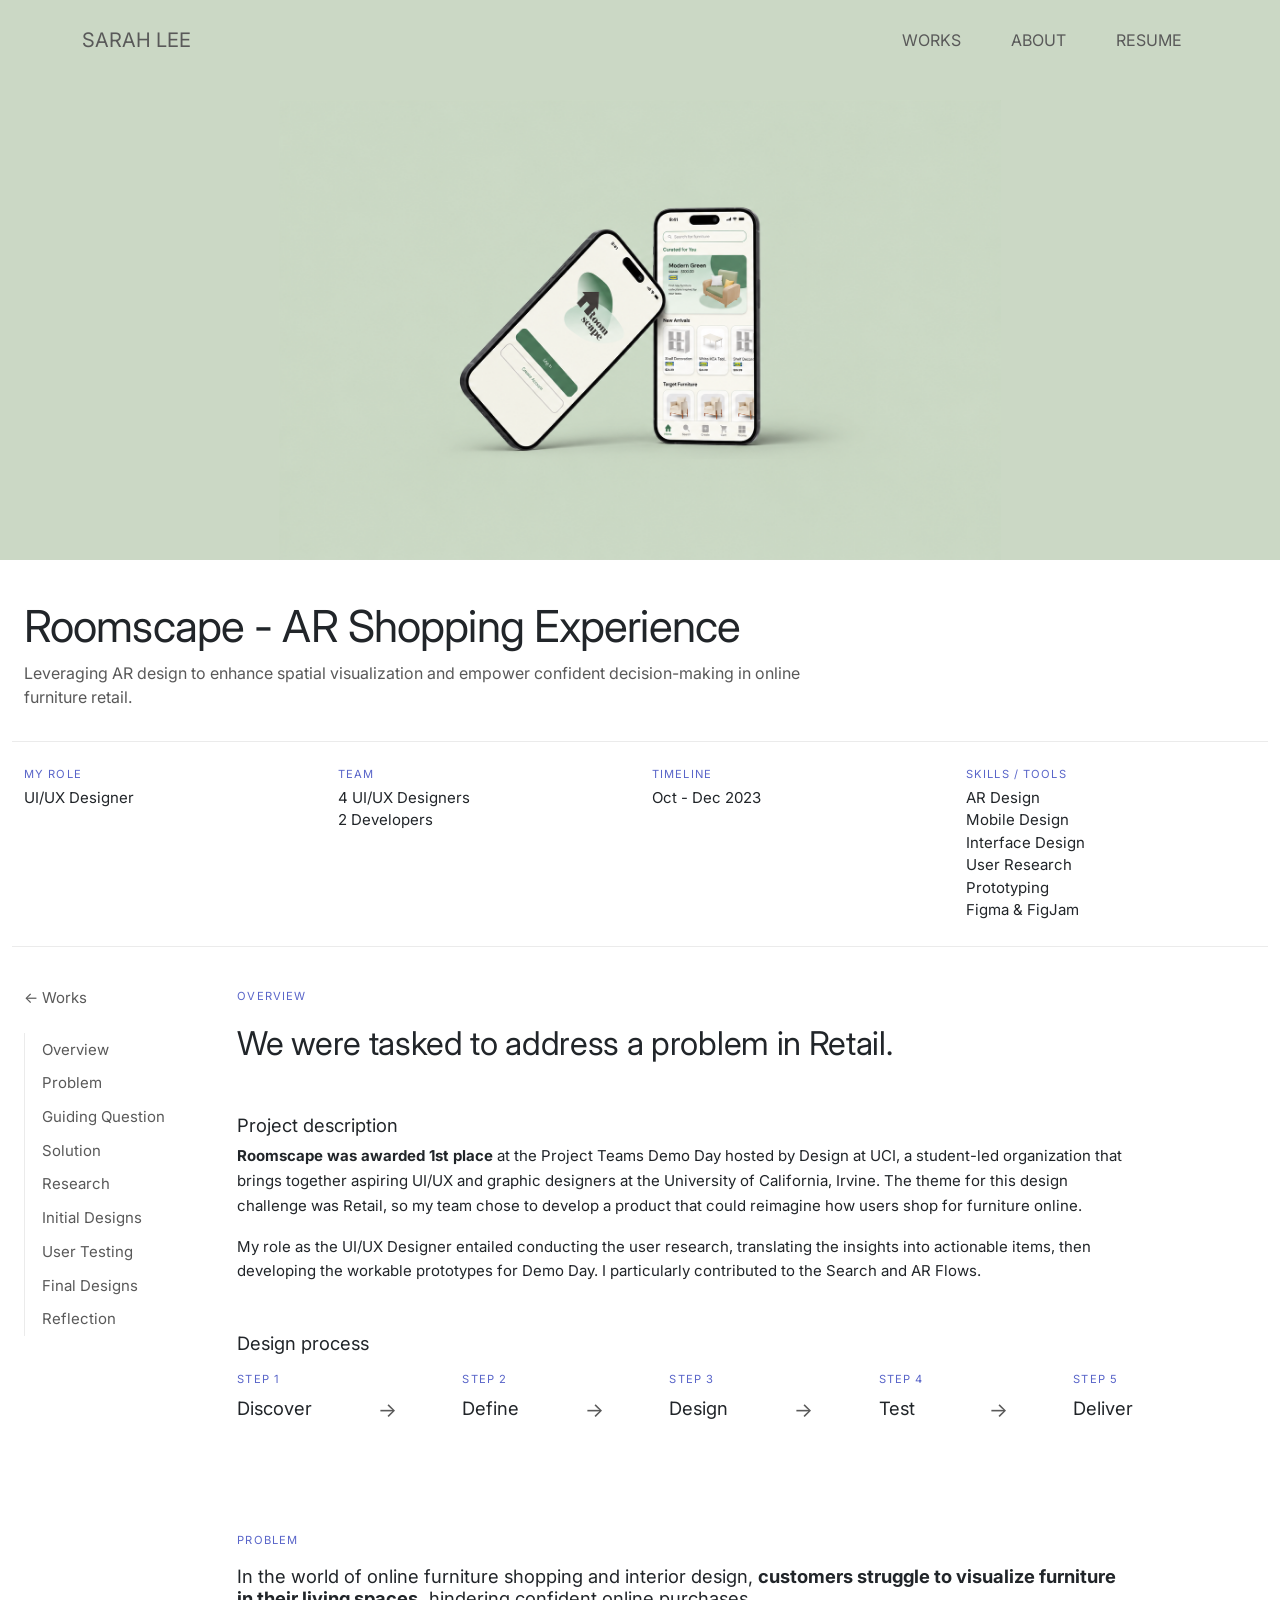
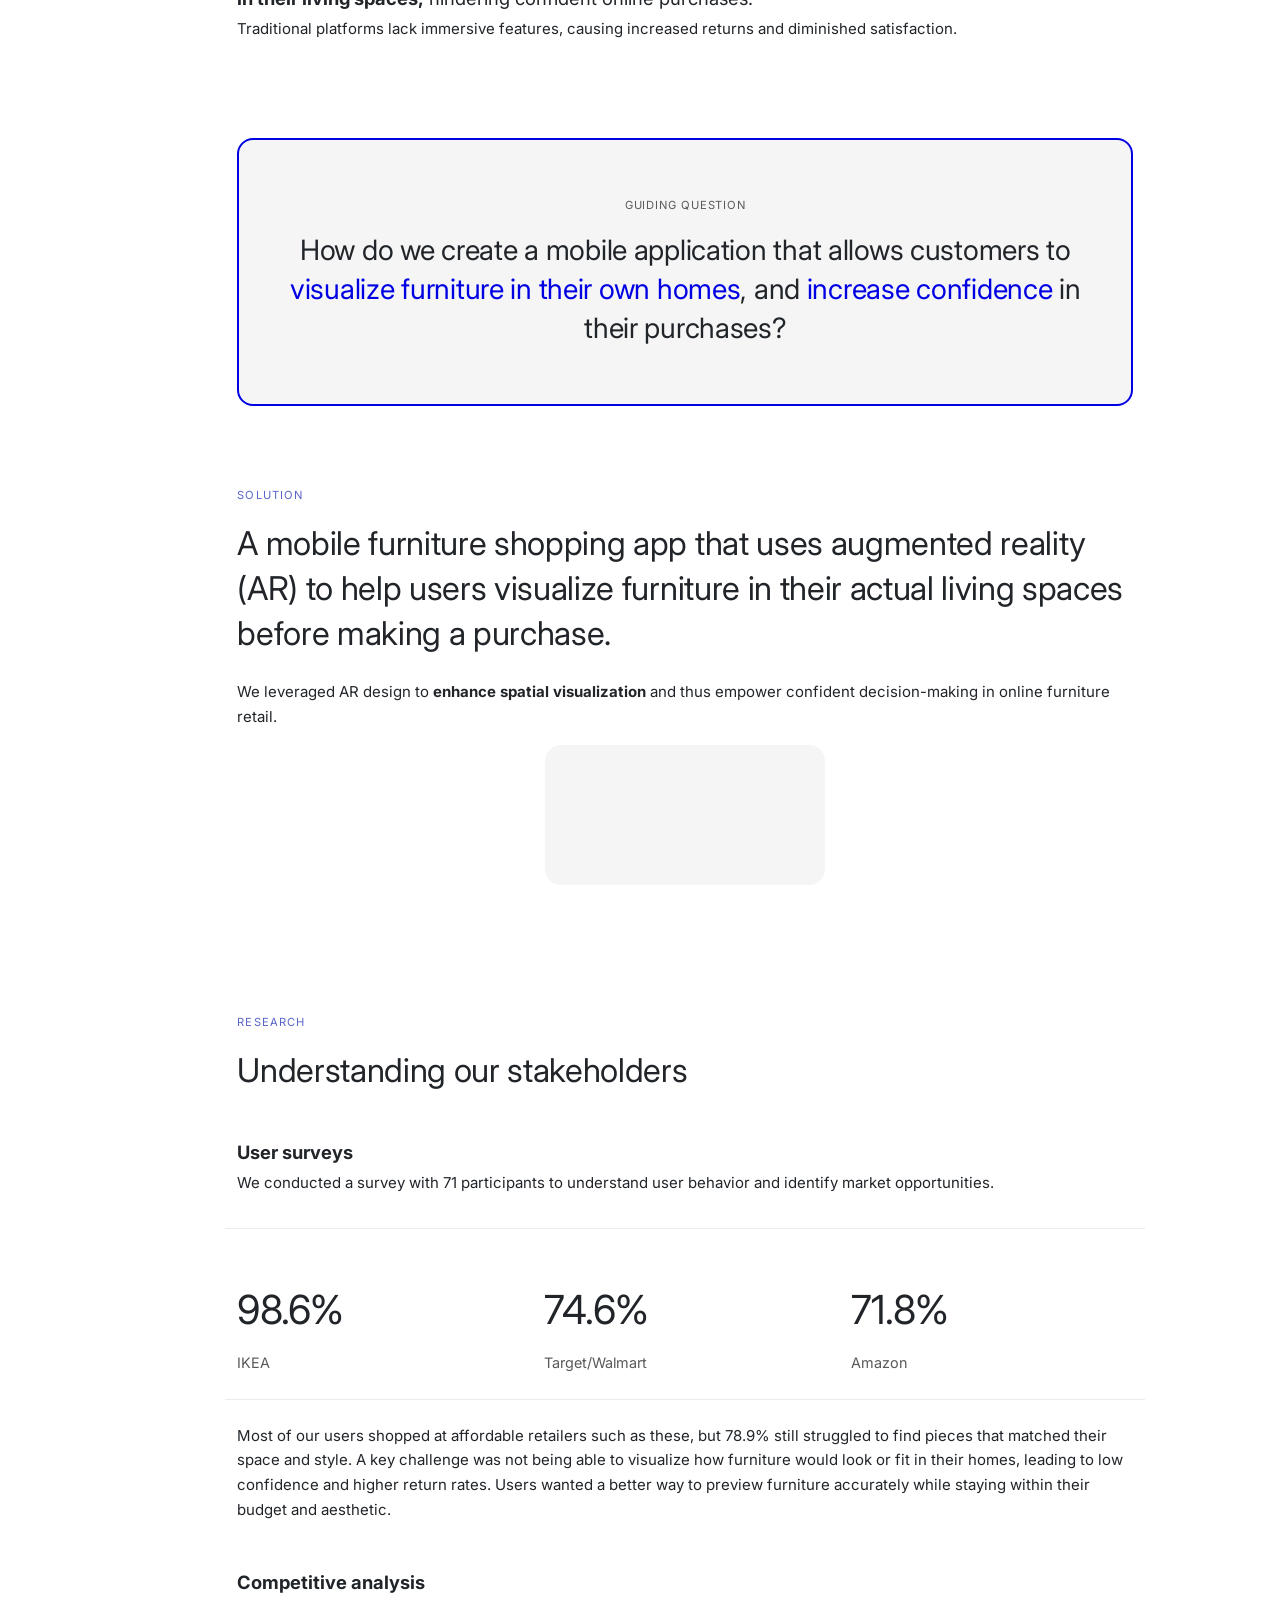
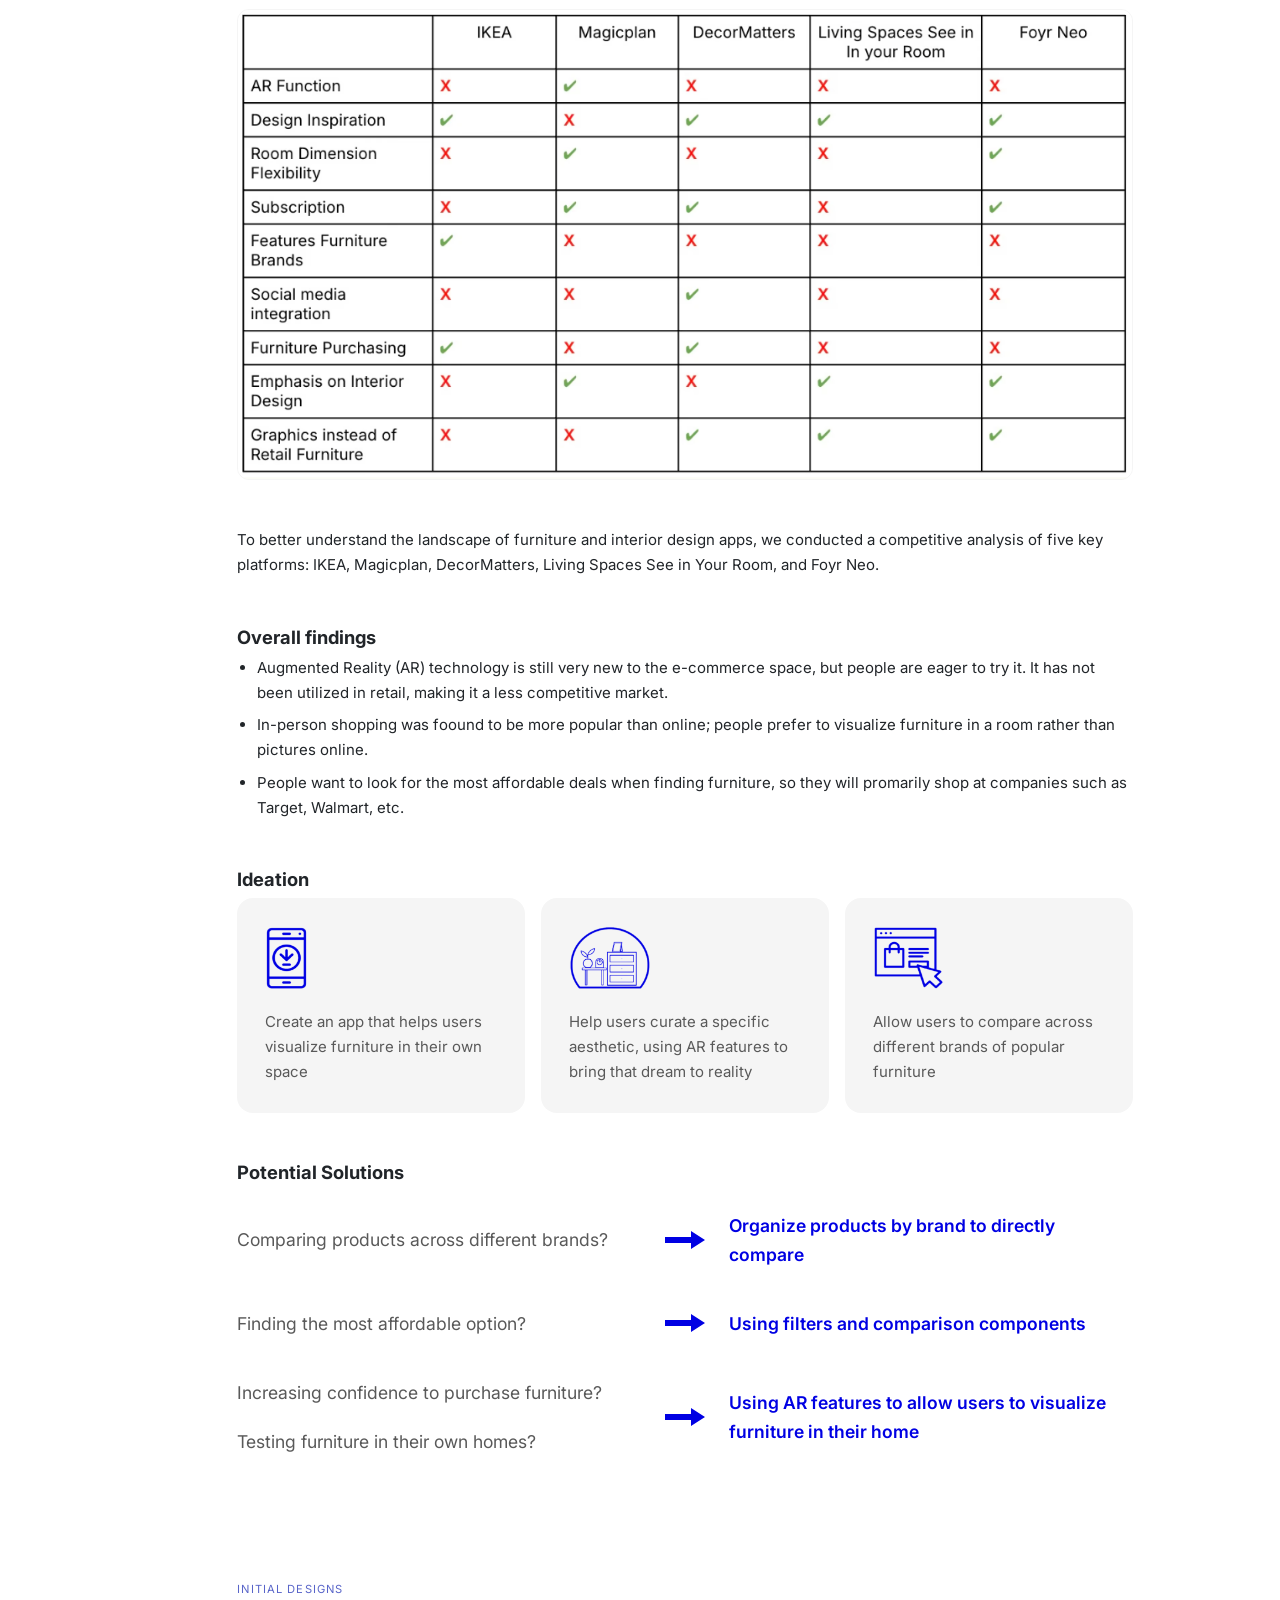
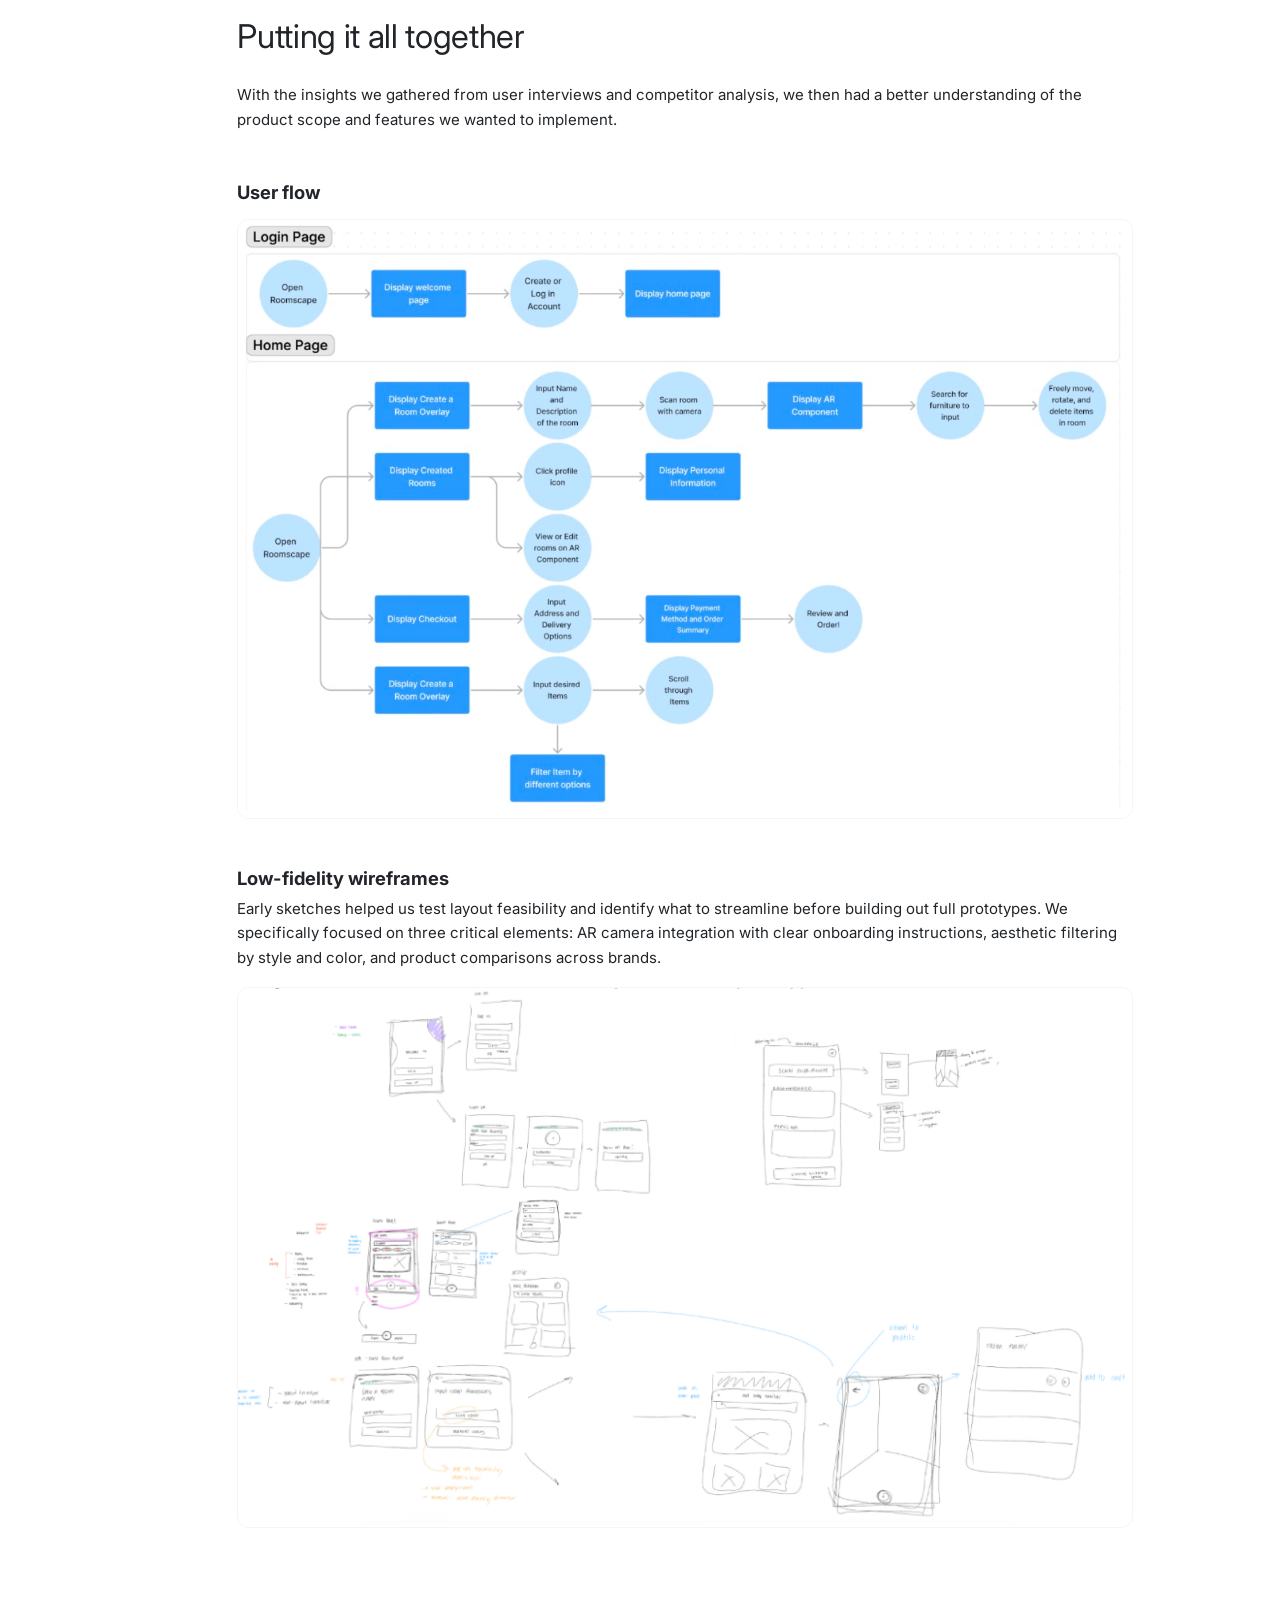
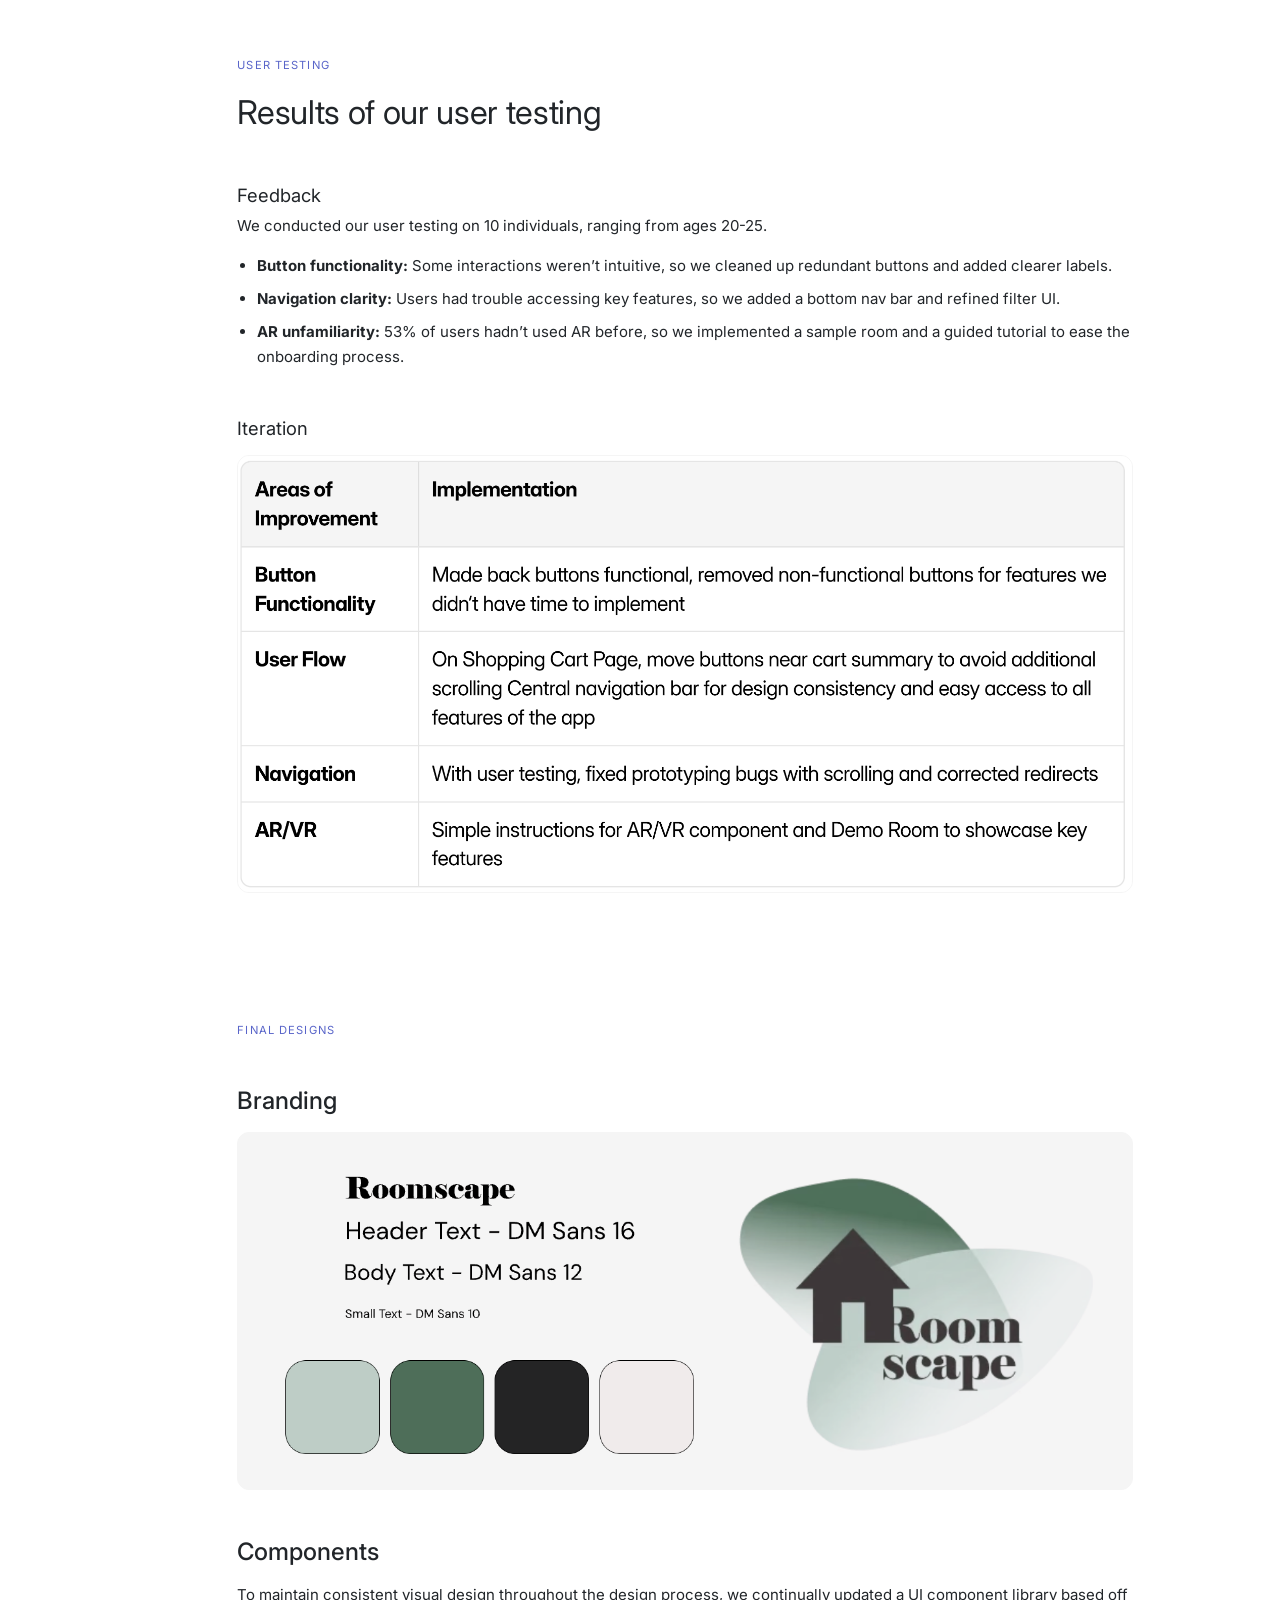
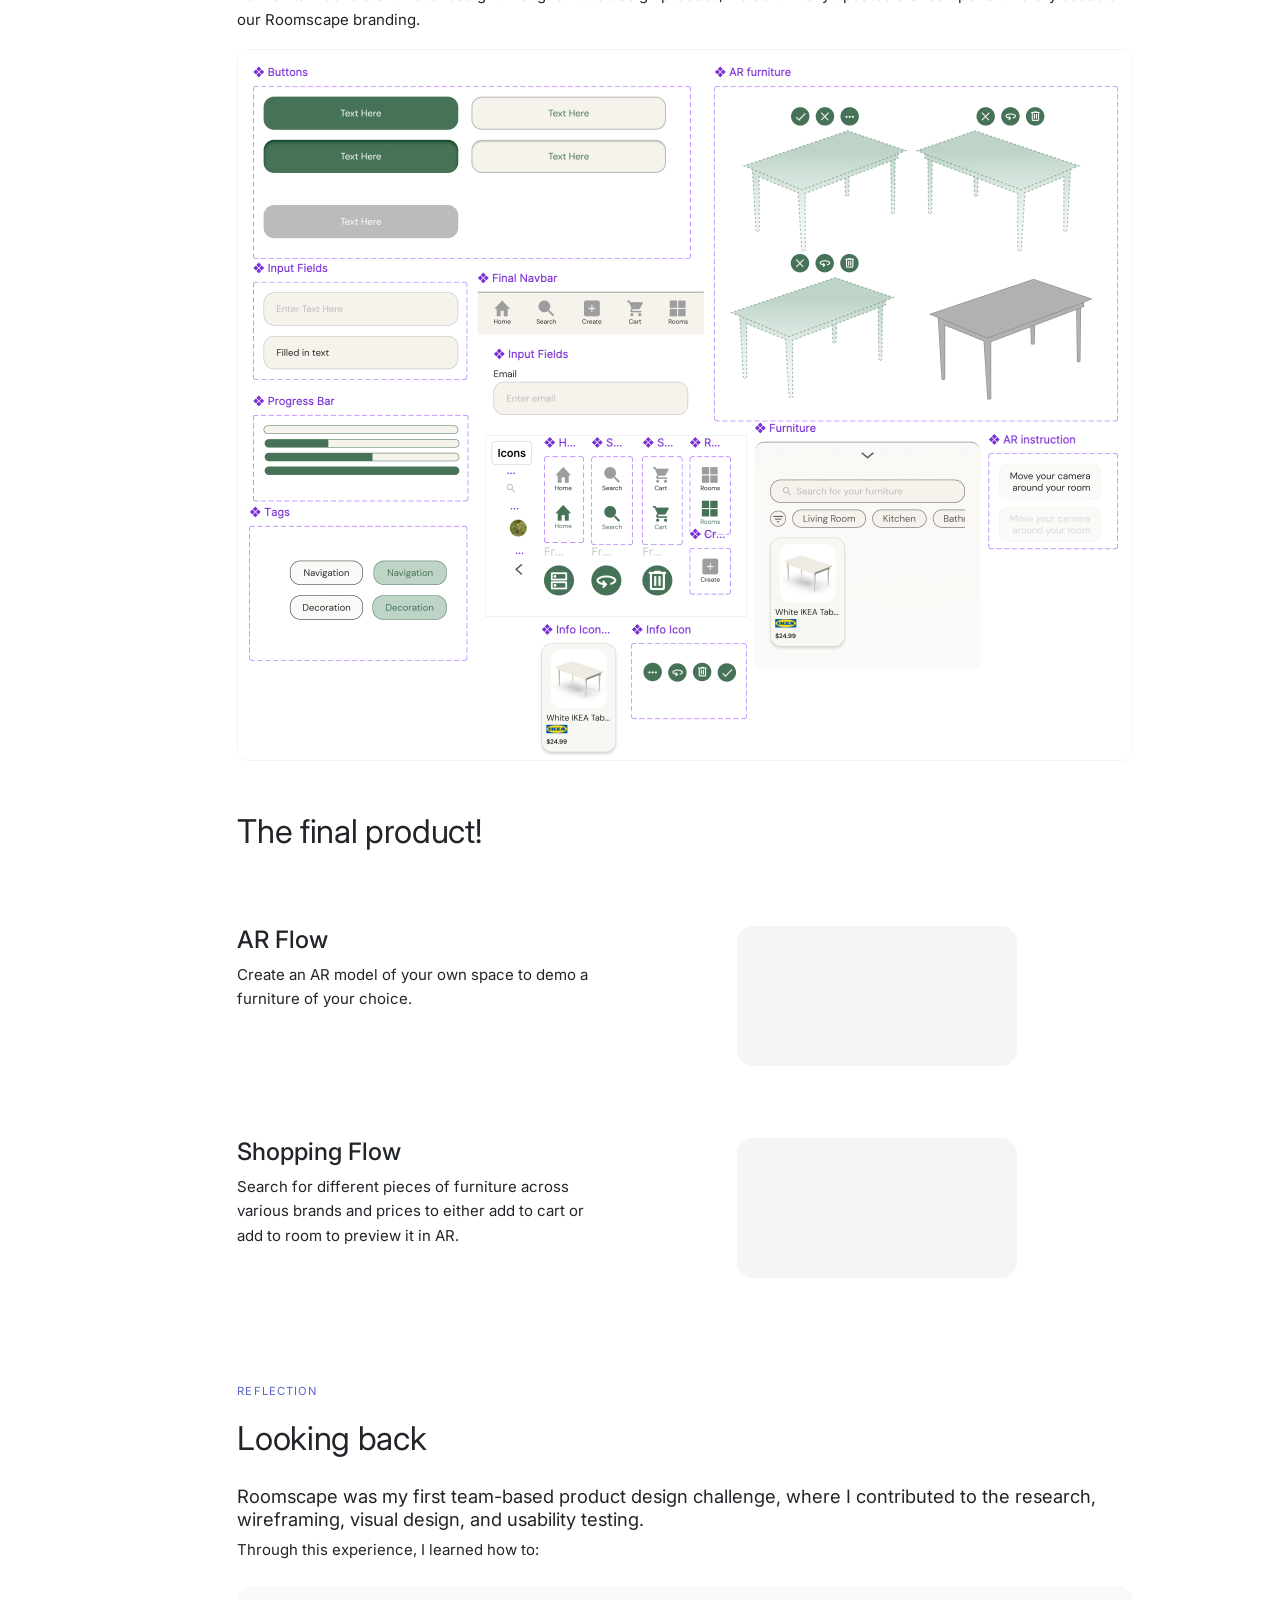
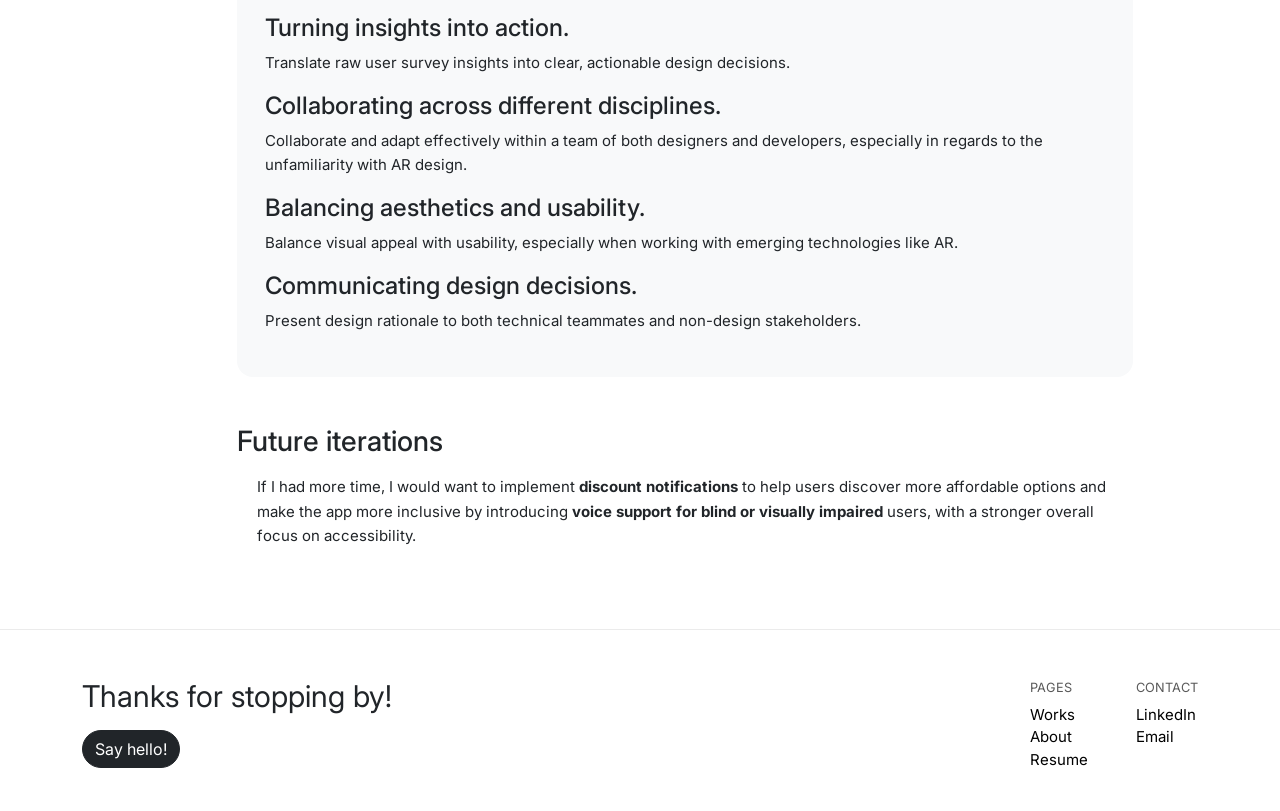
<file: casestudy3.html>
<!doctype html>
<html lang="en">
  <!--
WRITTEN BY: Sarah Lee
EMAIL: sarahsl7@uci.edu
-->

  <head>
    <meta charset="utf-8" />
    <meta name="author" content="Sarah Lee" />
    <meta name="description" content="Portfolio" />
    <meta name="viewport" content="width=device-width,initial-scale=1" />
    <!-- you would link to an external stylesheet here! -->
    <link
      rel="stylesheet"
      href="./bootstrap-5.3.8-dist/css/bootstrap.min.css"
    />
    <link rel="stylesheet" href="index.css" />
    <!-- you would also link to Bootstrap here! -->
    <title>Sarah Lee's Roomscape Case Study</title>
  </head>
  <body
    class="cs-page"
    data-bs-spy="scroll"
    data-bs-target="#cs-sections"
    data-bs-root-margin="-25% 0px -65% 0px"
    data-bs-threshold="[0,0.05,0.1,0.5,1]"
    tabindex="0"
  >
    <!-- nav bar -->
    <header>
      <nav class="navbar portfolio-nav cs-nav fixed-top" aria-label="Main">
        <div
          class="container d-flex justify-content-between align-items-center"
        >
          <a href="index.html" class="nav-brand">SARAH LEE</a>

          <ul class="nav justify-content-end">
            <li class="nav-item">
              <a class="nav-link" href="index.html#works" aria-label="Works"
                >WORKS</a
              >
            </li>
            <li class="nav-item">
              <a class="nav-link" href="about.html" aria-label="About">ABOUT</a>
            </li>
            <li class="nav-item">
              <a
                class="nav-link"
                href="resume.pdf"
                target="_blank"
                aria-label="Resume (opens in a new tab)"
                >RESUME</a
              >
            </li>
          </ul>
        </div>
      </nav>
    </header>

    <main id="main-content">
      <!-- banner: full width, directly under the nav -->
      <div class="cs-banner cs-banner-roomscape">
        <img
          src="RoomscapeApp.png"
          class="cs-banner-img"
          alt="Roomscape app on two phones showing a login screen and a home screen with furniture recommendations."
        />
      </div>

      <!-- title and quick facts -->
      <div class="cs-header">
        <div class="container">
          <div class="row align-items-center g-3">
            <div class="col-12 col-md-8">
              <h1 class="cs-title">Roomscape - AR Shopping Experience</h1>
              <p class="cs-summary">
                Leveraging AR design to enhance spatial visualization and
                empower confident decision-making in online furniture retail.
              </p>
            </div>
          </div>

          <div class="row cs-meta">
            <div class="col-6 col-md-3 mb-3">
              <p class="cs-eyebrow">My Role</p>
              <p>UI/UX Designer</p>
            </div>
            <div class="col-6 col-md-3 mb-3">
              <p class="cs-eyebrow">Team</p>
              <p class="mb-0">4 UI/UX Designers</p>
              <p class="mb-0">2 Developers</p>
            </div>
            <div class="col-6 col-md-3 mb-3">
              <p class="cs-eyebrow">Timeline</p>
              <p class="mb-0">Oct - Dec 2023</p>
            </div>
            <div class="col-6 col-md-3 mb-3">
              <p class="cs-eyebrow">Skills / Tools</p>
              <p class="mb-0">AR Design</p>
              <p class="mb-0">Mobile Design</p>
              <p class="mb-0">Interface Design</p>
              <p class="mb-0">User Research</p>
              <p class="mb-0">Prototyping</p>
              <p class="mb-0">Figma & FigJam</p>
            </div>
          </div>
        </div>
      </div>

      <!-- side nav + content -->
      <div class="container cs-body">
        <div class="row g-5">
          <aside class="col-12 col-md-3 col-lg-2">
            <div class="cs-side">
              <a href="index.html#works" class="back-button">&larr; Works</a>
              <nav
                class="cs-sections"
                id="cs-sections"
                aria-label="Case study sections"
              >
                <ul
                  class="list-unstyled d-flex flex-wrap flex-md-column flex-md-nowrap gap-3 gap-md-0"
                >
                  <li>
                    <a href="#overview" class="cs-section-link">Overview</a>
                  </li>
                  <li>
                    <a href="#problem" class="cs-section-link">Problem</a>
                  </li>
                  <li>
                    <a href="#guiding-question" class="cs-section-link"
                      >Guiding Question</a
                    >
                  </li>
                  <li>
                    <a href="#solution" class="cs-section-link">Solution</a>
                  </li>
                  <li>
                    <a href="#research" class="cs-section-link">Research</a>
                  </li>
                  <li>
                    <a href="#initial-designs" class="cs-section-link"
                      >Initial Designs</a
                    >
                  </li>
                  <li>
                    <a href="#user-testing" class="cs-section-link"
                      >User Testing</a
                    >
                  </li>
                  <li>
                    <a href="#final-designs" class="cs-section-link"
                      >Final Designs</a
                    >
                  </li>
                  <li>
                    <a href="#reflection" class="cs-section-link">Reflection</a>
                  </li>
                </ul>
              </nav>
            </div>
          </aside>

          <div class="col-12 col-md-9 col-lg-9 cs-content">
            <section id="overview" class="cs-section">
              <p class="cs-eyebrow">Overview</p>
              <h2>We were tasked to address a problem in Retail.</h2>
              <h3 class="cs-subhead">Project description</h3>
              <p>
                <strong>Roomscape was awarded 1st place</strong> at the Project
                Teams Demo Day hosted by Design at UCI, a student-led
                organization that brings together aspiring UI/UX and graphic
                designers at the University of California, Irvine. The theme for
                this design challenge was Retail, so my team chose to develop a
                product that could reimagine how users shop for furniture
                online.
              </p>
              <p>
                My role as the UI/UX Designer entailed conducting the user
                research, translating the insights into actionable items, then
                developing the workable prototypes for Demo Day. I particularly
                contributed to the Search and AR Flows.
              </p>

              <h3 class="cs-subhead">Design process</h3>
              <div class="row g-4 cs-steps cs-process">
                <div class="col-12 col-md-6 col-lg">
                  <p class="cs-eyebrow">Step 1</p>
                  <h3>Discover</h3>
                </div>
                <span class="cs-process-arrow" aria-hidden="true">&rarr;</span>
                <div class="col-12 col-md-6 col-lg">
                  <p class="cs-eyebrow">Step 2</p>
                  <h3>Define</h3>
                </div>
                <span class="cs-process-arrow" aria-hidden="true">&rarr;</span>
                <div class="col-12 col-md-6 col-lg">
                  <p class="cs-eyebrow">Step 3</p>
                  <h3>Design</h3>
                </div>
                <span class="cs-process-arrow" aria-hidden="true">&rarr;</span>
                <div class="col-12 col-md-6 col-lg">
                  <p class="cs-eyebrow">Step 4</p>
                  <h3>Test</h3>
                </div>
                <span class="cs-process-arrow" aria-hidden="true">&rarr;</span>
                <div class="col-12 col-md-6 col-lg">
                  <p class="cs-eyebrow">Step 5</p>
                  <h3>Deliver</h3>
                </div>
              </div>
            </section>

            <section id="problem" class="cs-section">
              <p class="cs-eyebrow">Problem</p>
              <h3>
                In the world of online furniture shopping and interior design,
                <strong
                  >customers struggle to visualize furniture in their living
                  spaces,</strong
                >
                hindering confident online purchases.
              </h3>
              <p>
                Traditional platforms lack immersive features, causing increased
                returns and diminished satisfaction.
              </p>
            </section>

            <section id="guiding-question" class="cs-section">
              <div class="cs-guiding">
                <p class="cs-eyebrow">Guiding Question</p>
                <p class="cs-guiding-text">
                  How do we create a mobile application that allows customers to
                  <span class="cs-guiding-accent"
                    >visualize furniture in their own homes</span
                  >, and
                  <span class="cs-guiding-accent">increase confidence</span> in
                  their purchases?
                </p>
              </div>
            </section>

            <section id="solution" class="cs-section">
              <p class="cs-eyebrow">Solution</p>
              <h2>
                A mobile furniture shopping app that uses augmented reality (AR)
                to help users visualize furniture in their actual living spaces
                before making a purchase.
              </h2>
              <p>
                We leveraged AR design to
                <strong>enhance spatial visualization</strong> and thus empower
                confident decision-making in online furniture retail.
              </p>
              <figure class="cs-figure">
                <video
                  class="cs-flow-video"
                  src="roomscape/final-flow.mp4"
                  autoplay
                  muted
                  loop
                  playsinline
                  aria-label="Screen recording of the final Roomscape flow, from logging in to scanning a room, placing furniture in AR and checking out"
                ></video>
              </figure>
            </section>

            <section id="research" class="cs-section">
              <p class="cs-eyebrow">Research</p>
              <h2>Understanding our stakeholders</h2>
              <h3 class="cs-subhead"><strong>User surveys</strong></h3>
              <p>
                We conducted a survey with 71 participants to understand user
                behavior and identify market opportunities.
              </p>
              <div class="row g-4 cs-stats">
                <div class="col-12 col-md-4">
                  <p class="cs-stat-number">98.6%</p>
                  <p class="cs-stat-label">IKEA</p>
                </div>
                <div class="col-12 col-md-4">
                  <p class="cs-stat-number">74.6%</p>
                  <p class="cs-stat-label">Target/Walmart</p>
                </div>
                <div class="col-12 col-md-4">
                  <p class="cs-stat-number">71.8%</p>
                  <p class="cs-stat-label">Amazon</p>
                </div>
              </div>
              <p>
                Most of our users shopped at affordable retailers such as these,
                but 78.9% still struggled to find pieces that matched their
                space and style. A key challenge was not being able to visualize
                how furniture would look or fit in their homes, leading to low
                confidence and higher return rates. Users wanted a better way to
                preview furniture accurately while staying within their budget
                and aesthetic.
              </p>

              <h3 class="cs-subhead"><strong>Competitive analysis</strong></h3>
              <figure class="cs-figure">
                <div class="cs-panel cs-panel-wide">
                  <span
                    ><img
                      src="roomscape/competitive-analysis.png"
                      alt="Comparison table of IKEA, Magicplan, DecorMatters, Living Spaces See in Your Room, and Foyr Neo across nine features: AR function, design inspiration, room dimension flexibility, subscription, featured furniture brands, social media integration, furniture purchasing, emphasis on interior design, and graphics instead of retail furniture."
                  /></span>
                </div>
              </figure>
              <p>
                To better understand the landscape of furniture and interior
                design apps, we conducted a competitive analysis of five key
                platforms: IKEA, Magicplan, DecorMatters, Living Spaces See in
                Your Room, and Foyr Neo.
              </p>

              <h3 class="cs-subhead"><strong>Overall findings</strong></h3>
              <ul class="cs-bullets">
                <li>
                  Augmented Reality (AR) technology is still very new to the
                  e-commerce space, but people are eager to try it. It has not
                  been utilized in retail, making it a less competitive market.
                </li>
                <li>
                  In-person shopping was foound to be more popular than online;
                  people prefer to visualize furniture in a room rather than
                  pictures online.
                </li>
                <li>
                  People want to look for the most affordable deals when finding
                  furniture, so they will promarily shop at companies such as
                  Target, Walmart, etc.
                </li>
              </ul>
              <h3 class="cs-subhead"><strong>Ideation</strong></h3>
              <div class="row g-3 cs-goals">
                <div class="col-12 col-md-4">
                  <div class="cs-goal">
                    <img src="roomscape/goal-app.png" alt="" />
                    <p>
                      Create an app that helps users visualize furniture in
                      their own space
                    </p>
                  </div>
                </div>
                <div class="col-12 col-md-4">
                  <div class="cs-goal">
                    <img src="roomscape/goal-aesthetic.png" alt="" />
                    <p>
                      Help users curate a specific aesthetic, using AR features
                      to bring that dream to reality
                    </p>
                  </div>
                </div>
                <div class="col-12 col-md-4">
                  <div class="cs-goal">
                    <img src="roomscape/goal-compare.png" alt="" />
                    <p>
                      Allow users to compare across different brands of popular
                      furniture
                    </p>
                  </div>
                </div>
              </div>

              <h3 class="cs-subhead"><strong>Potential Solutions</strong></h3>
              <div class="cs-solutions">
                <div class="cs-solution-row">
                  <div class="cs-solution-q">
                    <p>Comparing products across different brands?</p>
                  </div>
                  <svg
                    class="cs-solution-arrow"
                    width="40"
                    height="18"
                    viewBox="0 0 40 18"
                    aria-hidden="true"
                    focusable="false"
                  >
                    <path fill="currentColor" d="M0 6h26V0l14 9-14 9v-6H0z" />
                  </svg>
                  <p class="cs-solution-a">
                    Organize products by brand to directly compare
                  </p>
                </div>
                <div class="cs-solution-row">
                  <div class="cs-solution-q">
                    <p>Finding the most affordable option?</p>
                  </div>
                  <svg
                    class="cs-solution-arrow"
                    width="40"
                    height="18"
                    viewBox="0 0 40 18"
                    aria-hidden="true"
                    focusable="false"
                  >
                    <path fill="currentColor" d="M0 6h26V0l14 9-14 9v-6H0z" />
                  </svg>
                  <p class="cs-solution-a">
                    Using filters and comparison components
                  </p>
                </div>
                <div class="cs-solution-row">
                  <div class="cs-solution-q">
                    <p>Increasing confidence to purchase furniture?</p>
                    <p>Testing furniture in their own homes?</p>
                  </div>
                  <svg
                    class="cs-solution-arrow"
                    width="40"
                    height="18"
                    viewBox="0 0 40 18"
                    aria-hidden="true"
                    focusable="false"
                  >
                    <path fill="currentColor" d="M0 6h26V0l14 9-14 9v-6H0z" />
                  </svg>
                  <p class="cs-solution-a">
                    Using AR features to allow users to visualize furniture in
                    their home
                  </p>
                </div>
              </div>
            </section>

            <section id="initial-designs" class="cs-section">
              <p class="cs-eyebrow">Initial Designs</p>
              <h2>Putting it all together</h2>
              <p>
                With the insights we gathered from user interviews and
                competitor analysis, we then had a better understanding of the
                product scope and features we wanted to implement.
              </p>
              <h3 class="cs-subhead"><strong>User flow</strong></h3>
              <figure class="cs-figure">
                <div class="cs-panel cs-panel-wide">
                  <span
                    ><img
                      src="roomscape/user-flow.png"
                      alt="User flow diagram. Login page: open Roomscape, welcome page, create or log in, home page. Home page branches from opening Roomscape into creating a room (name it, scan the room with the camera, AR view, search for furniture, move, rotate and delete items), viewing created rooms (profile and personal information, or view and edit rooms in AR), checkout (address and delivery, payment and order summary, review and order), and browsing items (scroll, filter by options)."
                  /></span>
                </div>
              </figure>
              <h3 class="cs-subhead">
                <strong>Low-fidelity wireframes</strong>
              </h3>
              <p>
                Early sketches helped us test layout feasibility and identify
                what to streamline before building out full prototypes. We
                specifically focused on three critical elements: AR camera
                integration with clear onboarding instructions, aesthetic
                filtering by style and color, and product comparisons across
                brands.
              </p>
              <figure class="cs-figure">
                <div class="cs-panel cs-panel-wide">
                  <span
                    ><img
                      src="roomscape/wireframes.png"
                      alt="Hand-drawn low-fidelity wireframes of the Roomscape app on a whiteboard-style canvas: welcome, log in and sign up screens; a homepage with a scan-your-room button and recommended and popular sections; search and filter screens; a profile with saved rooms; and the AR flow from naming a room and entering its dimensions to adding furniture, placing it in the room, and adding it to the cart."
                  /></span>
                </div>
              </figure>
            </section>

            <section id="user-testing" class="cs-section">
              <p class="cs-eyebrow">User Testing</p>
              <h2>Results of our user testing</h2>
              <h3 class="cs-subhead">Feedback</h3>
              <p>
                We conducted our user testing on 10 individuals, ranging from
                ages 20-25.
              </p>
              <ul class="cs-bullets">
                <li>
                  <strong>Button functionality:</strong> Some interactions
                  weren’t intuitive, so we cleaned up redundant buttons and
                  added clearer labels.
                </li>
                <li>
                  <strong>Navigation clarity:</strong> Users had trouble
                  accessing key features, so we added a bottom nav bar and
                  refined filter UI.
                </li>
                <li>
                  <strong>AR unfamiliarity:</strong> 53% of users hadn’t used AR
                  before, so we implemented a sample room and a guided tutorial
                  to ease the onboarding process.
                </li>
              </ul>

              <h3 class="cs-subhead">Iteration</h3>
              <figure class="cs-figure">
                <div class="cs-panel cs-panel-wide">
                  <span
                    ><img
                      src="roomscape/iteration.png"
                      alt="Table of improvements made after testing. Button functionality: made back buttons functional and removed non-functional buttons for features we did not have time to implement. User flow: on the shopping cart page, moved buttons near the cart summary to avoid extra scrolling, and added a central navigation bar for consistency and easy access to all features. Navigation: fixed prototyping bugs with scrolling and corrected redirects. AR/VR: added simple instructions for the AR/VR component and a demo room to showcase key features."
                  /></span>
                </div>
              </figure>
            </section>

            <section id="final-designs" class="cs-section">
              <p class="cs-eyebrow">Final Designs</p>

              <h4 class="cs-subhead">Branding</h4>
              <figure class="cs-figure">
                <div class="cs-panel cs-panel-wide cs-panel-gray">
                  <span
                    ><img
                      src="roomscape/branding.png"
                      alt="Roomscape branding: the logotype in a high-contrast serif, header, body and small text samples set in DM Sans at 16, 12 and 10, a palette of light sage, forest green, near-black and off-white, and the logo of a dark house icon beside the word Roomscape over soft green shapes."
                  /></span>
                </div>
              </figure>
              <h4 class="cs-subhead">Components</h4>
              <p>
                To maintain consistent visual design throughout the design
                process, we continually updated a UI component library based off
                our Roomscape branding.
              </p>
              <figure class="cs-figure">
                <div class="cs-panel cs-panel-wide">
                  <span
                    ><img
                      src="roomscape/components.png"
                      alt="Roomscape component library: green and cream buttons in default, pressed and disabled states, input fields, a progress bar, navigation and decoration tags, the final navigation bar with Home, Search, Create, Cart and Rooms, an email field, icon sets, info icons, AR furniture controls on dashed table outlines, furniture cards with price, a furniture search with filter chips, and AR instruction messages."
                  /></span>
                </div>
              </figure>
              <h2>The final product!</h2>
              <div class="row g-4 cs-flow">
                <div class="col-12 col-md-5">
                  <h4 class="cs-flow-label">AR Flow</h4>
                  <p>
                    Create an AR model of your own space to demo a furniture of
                    your choice.
                  </p>
                </div>
                <div class="col-12 col-md-7">
                  <video
                    class="cs-flow-video"
                    src="roomscape/ar-flow.mp4"
                    autoplay
                    muted
                    loop
                    playsinline
                    aria-label="Screen recording of the Roomscape AR flow"
                  ></video>
                </div>
              </div>

              <div class="row g-4 cs-flow">
                <div class="col-12 col-md-5">
                  <h4 class="cs-flow-label">Shopping Flow</h4>
                  <p>
                    Search for different pieces of furniture across various
                    brands and prices to either add to cart or add to room to
                    preview it in AR.
                  </p>
                </div>
                <div class="col-12 col-md-7">
                  <video
                    class="cs-flow-video"
                    src="roomscape/shopping-flow.mp4"
                    autoplay
                    muted
                    loop
                    playsinline
                    aria-label="Screen recording of the Roomscape shopping flow"
                  ></video>
                </div>
              </div>
            </section>

            <!-- reflection -->
            <section id="reflection" class="cs-section">
              <p class="cs-eyebrow">Reflection</p>
              <h2>Looking back</h2>
              <h3>
                Roomscape was my first team-based product design challenge,
                where I contributed to the research, wireframing, visual design,
                and usability testing.
              </h3>
              <p>Through this experience, I learned how to:</p>

              <div class="cs-box">
                <h4>Turning insights into action.</h4>
                <p>
                  Translate raw user survey insights into clear, actionable
                  design decisions.
                </p>
                <h4>Collaborating across different disciplines.</h4>
                <p>
                  Collaborate and adapt effectively within a team of both
                  designers and developers, especially in regards to the
                  unfamiliarity with AR design.
                </p>
                <h4>Balancing aesthetics and usability.</h4>
                <p>
                  Balance visual appeal with usability, especially when working
                  with emerging technologies like AR.
                </p>
                <h4>Communicating design decisions.</h4>
                <p>
                  Present design rationale to both technical teammates and
                  non-design stakeholders.
                </p>
              </div>
            </section>
            <h3 class="cs-subhead">Future iterations</h3>
            <ul class="cs-bullets">
              <p>
                If I had more time, I would want to implement
                <strong>discount notifications</strong> to help users discover
                more affordable options and make the app more inclusive by
                introducing
                <strong>voice support for blind or visually impaired</strong>
                users, with a stronger overall focus on accessibility.
              </p>
            </ul>
          </div>
        </div>
      </div>
    </main>

    <!-- footer -->
    <footer id="contact" class="footer">
      <div class="container">
        <div class="row">
          <div class="col-12 col-md-6 mb-4 mb-md-0">
            <h2 class="footer-heading">Thanks for stopping by!</h2>
            <a
              href="mailto:sarahsl7@uci.edu"
              class="btn btn-dark rounded-pill footer-btn"
              >Say hello!</a
            >
          </div>

          <div
            class="col-12 col-md-6 d-flex gap-5 justify-content-start justify-content-md-end"
          >
            <div>
              <p class="label">Pages</p>
              <ul class="list-unstyled" aria-label="Pages">
                <li>
                  <a href="index.html#works" class="footer-link">Works</a>
                </li>
                <li><a href="about.html" class="footer-link">About</a></li>
                <li>
                  <a
                    href="resume.pdf"
                    target="_blank"
                    rel="noopener noreferrer"
                    class="footer-link"
                    >Resume</a
                  >
                </li>
              </ul>
            </div>

            <div>
              <p class="label">Contact</p>
              <ul class="list-unstyled" aria-label="Contact">
                <li>
                  <a
                    href="https://www.linkedin.com/in/sarah-lee-271b3a2b9/?isSelfProfile=true"
                    class="footer-link"
                    >LinkedIn</a
                  >
                </li>
                <li>
                  <a href="mailto:sarahsl7@uci.edu" class="footer-link"
                    >Email</a
                  >
                </li>
              </ul>
            </div>
          </div>
        </div>
      </div>
    </footer>
    <script src="./bootstrap-5.3.8-dist/js/bootstrap.bundle.min.js"></script>
    <script src="nav.js"></script>
  </body>
</html>
</file>
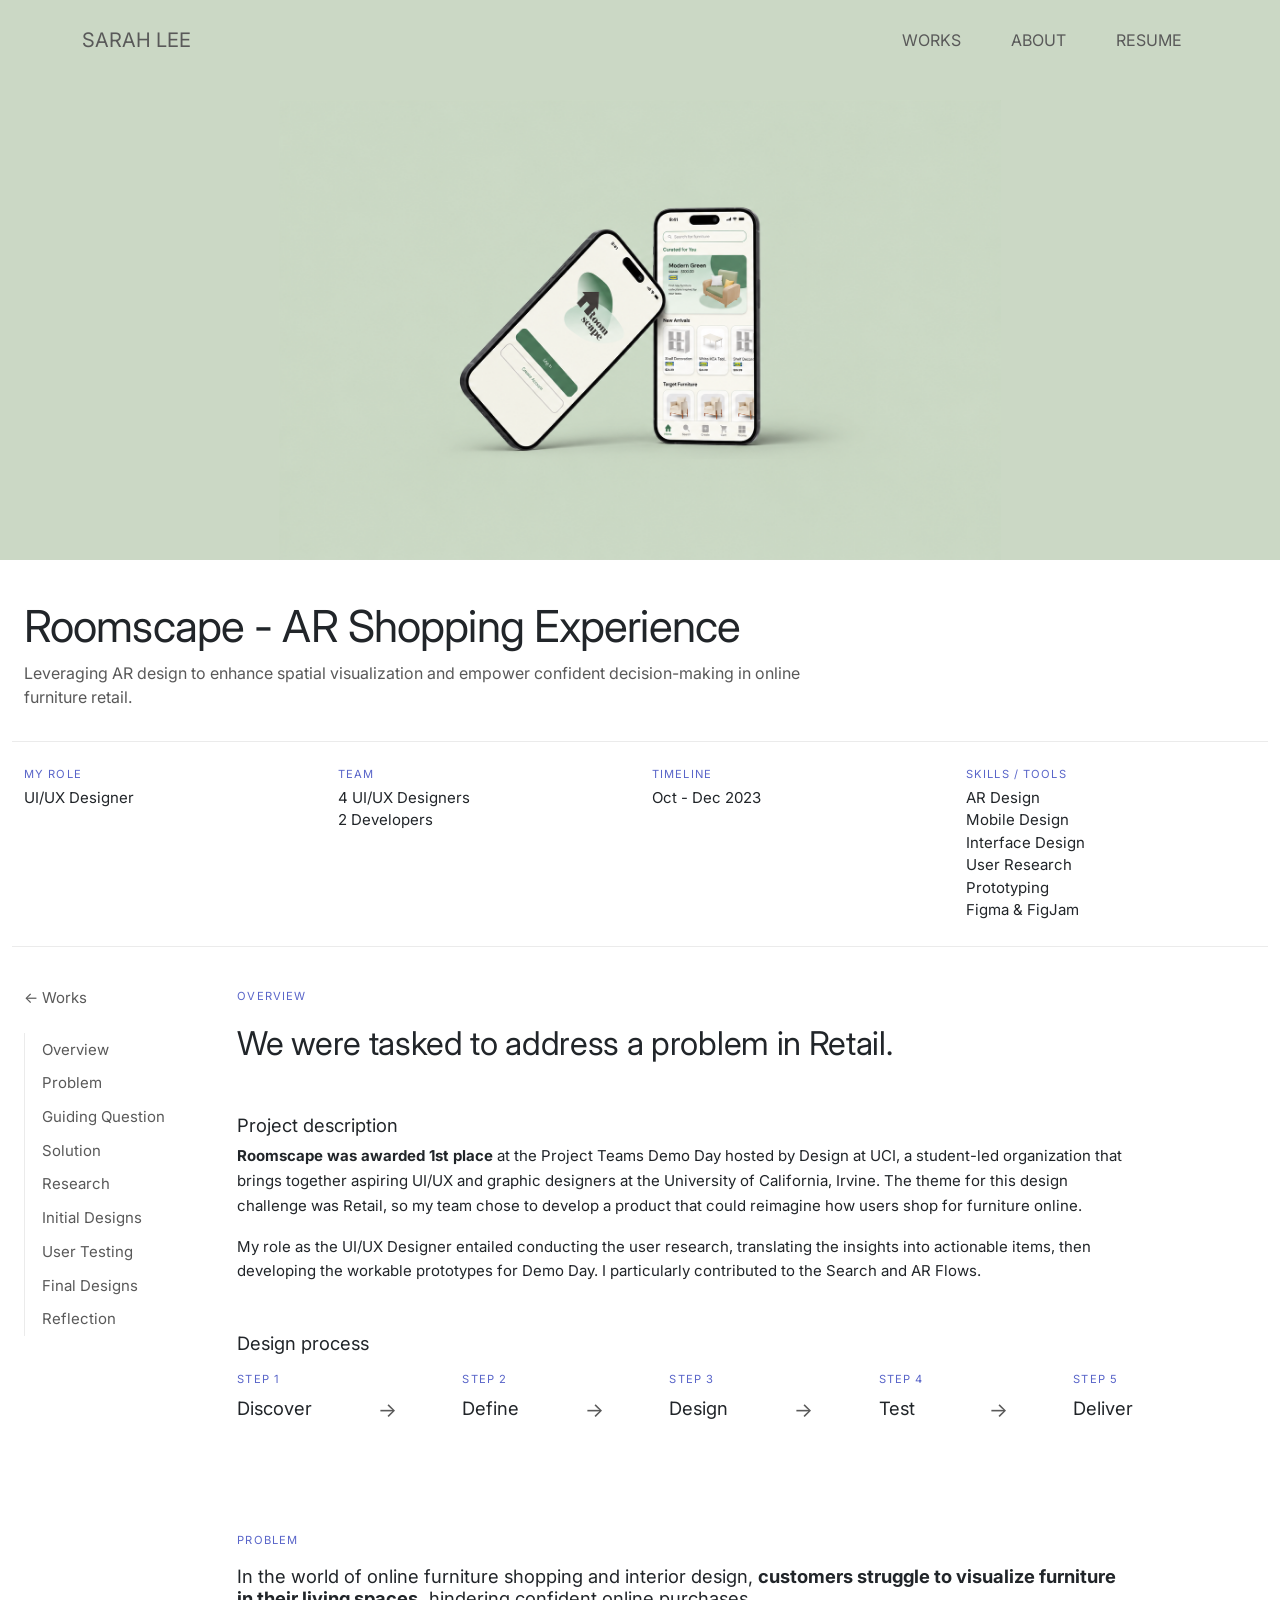
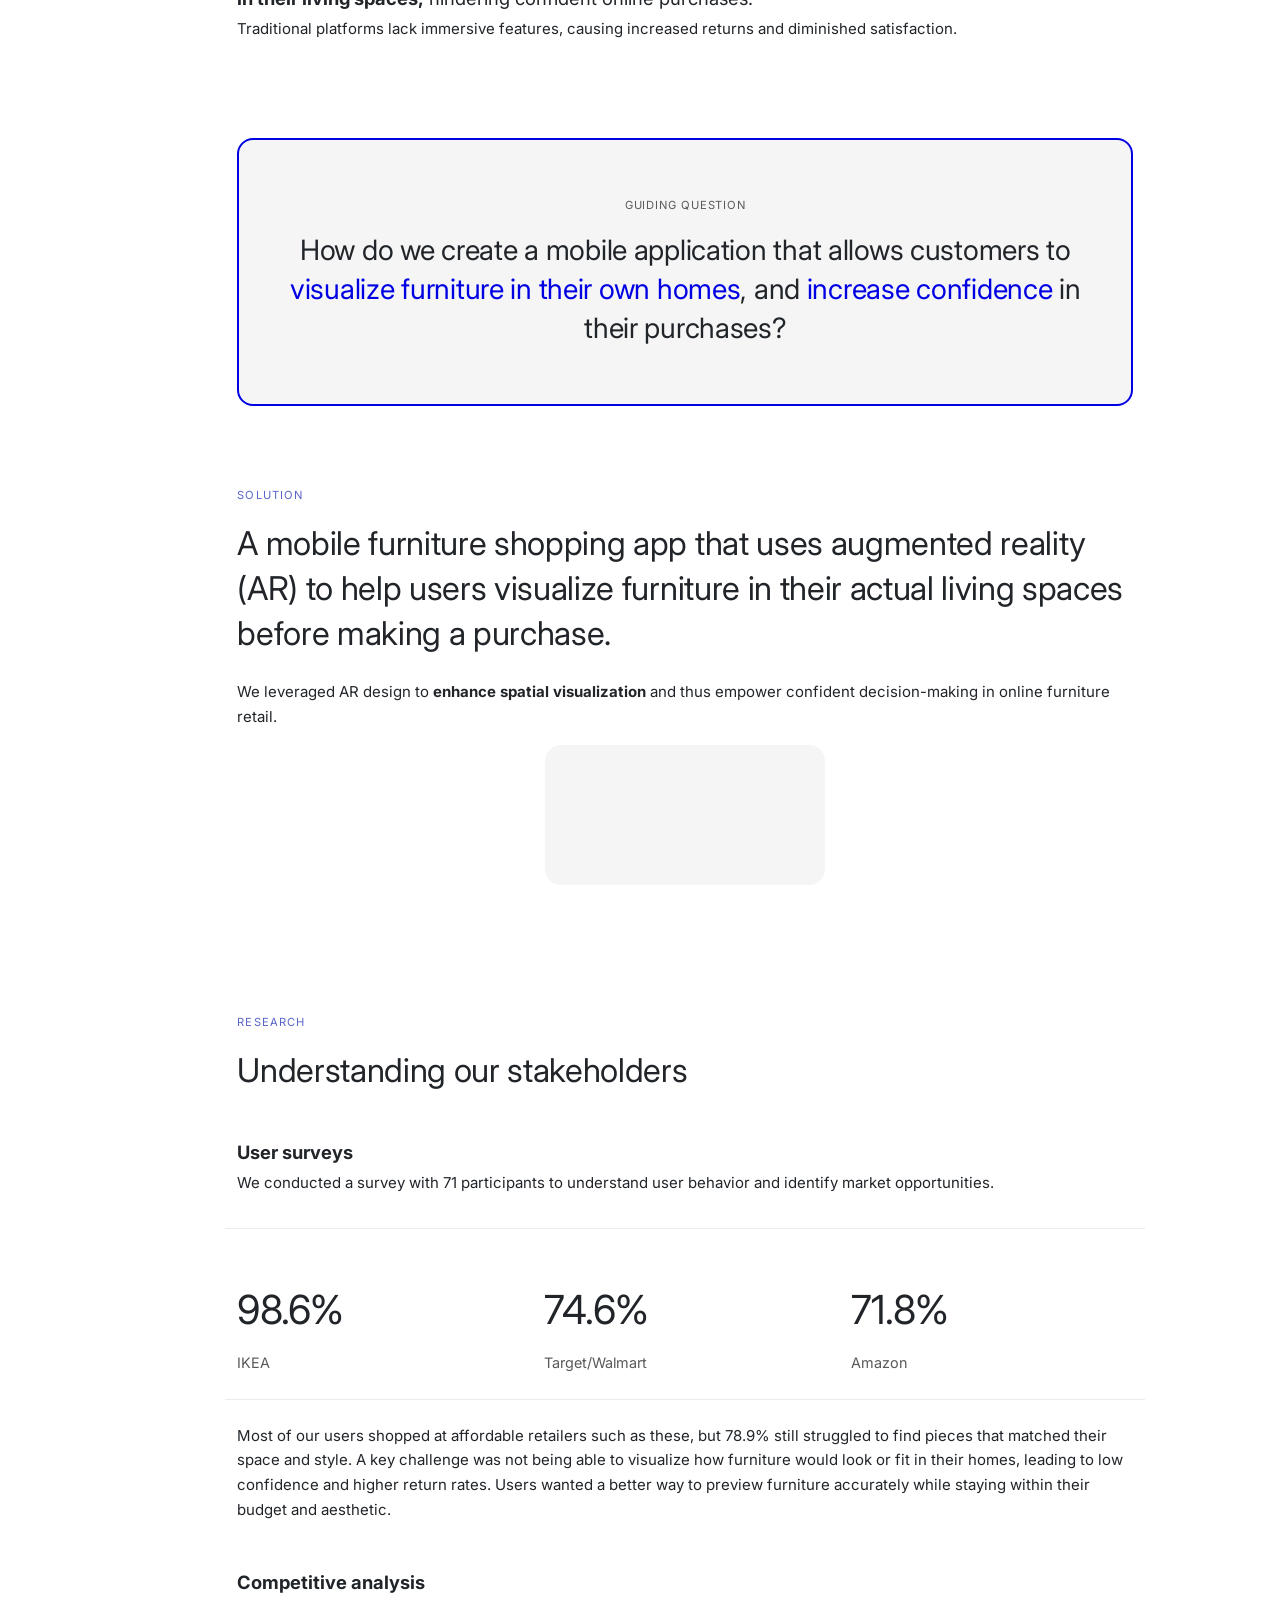
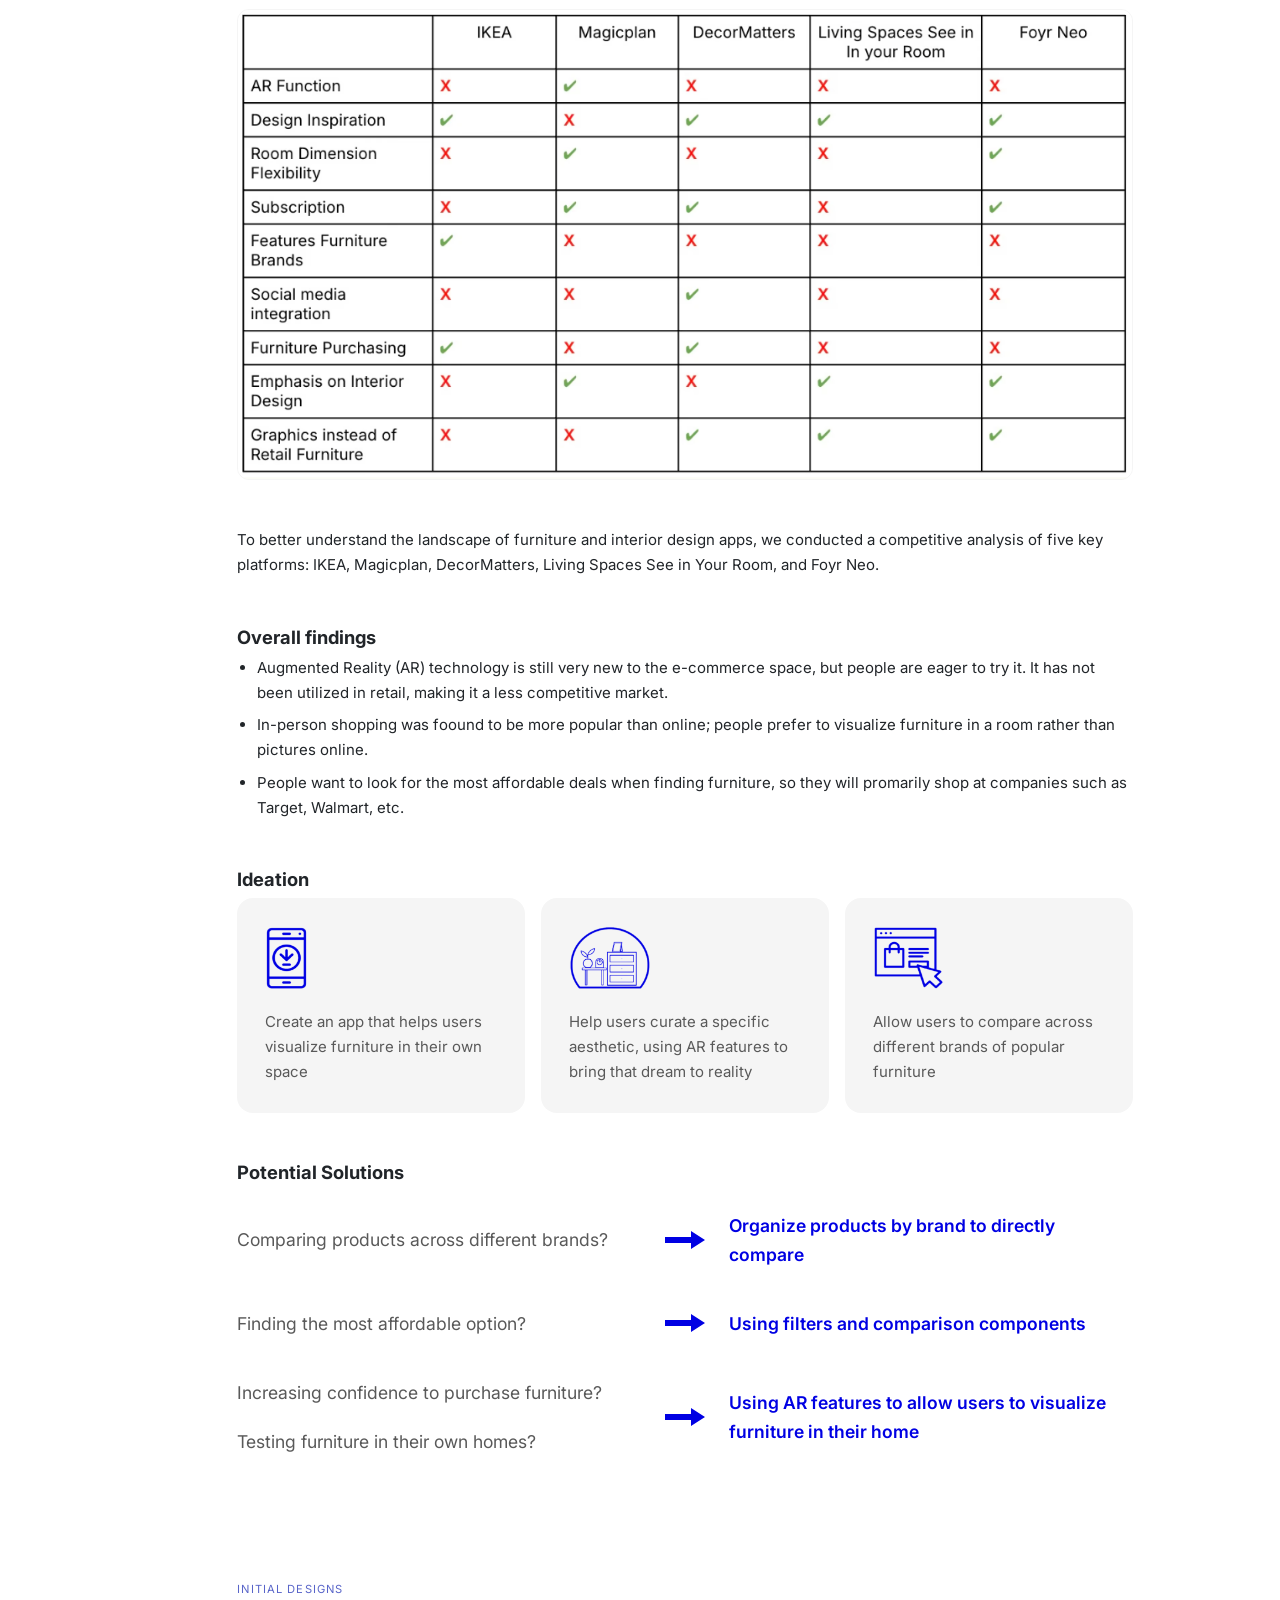
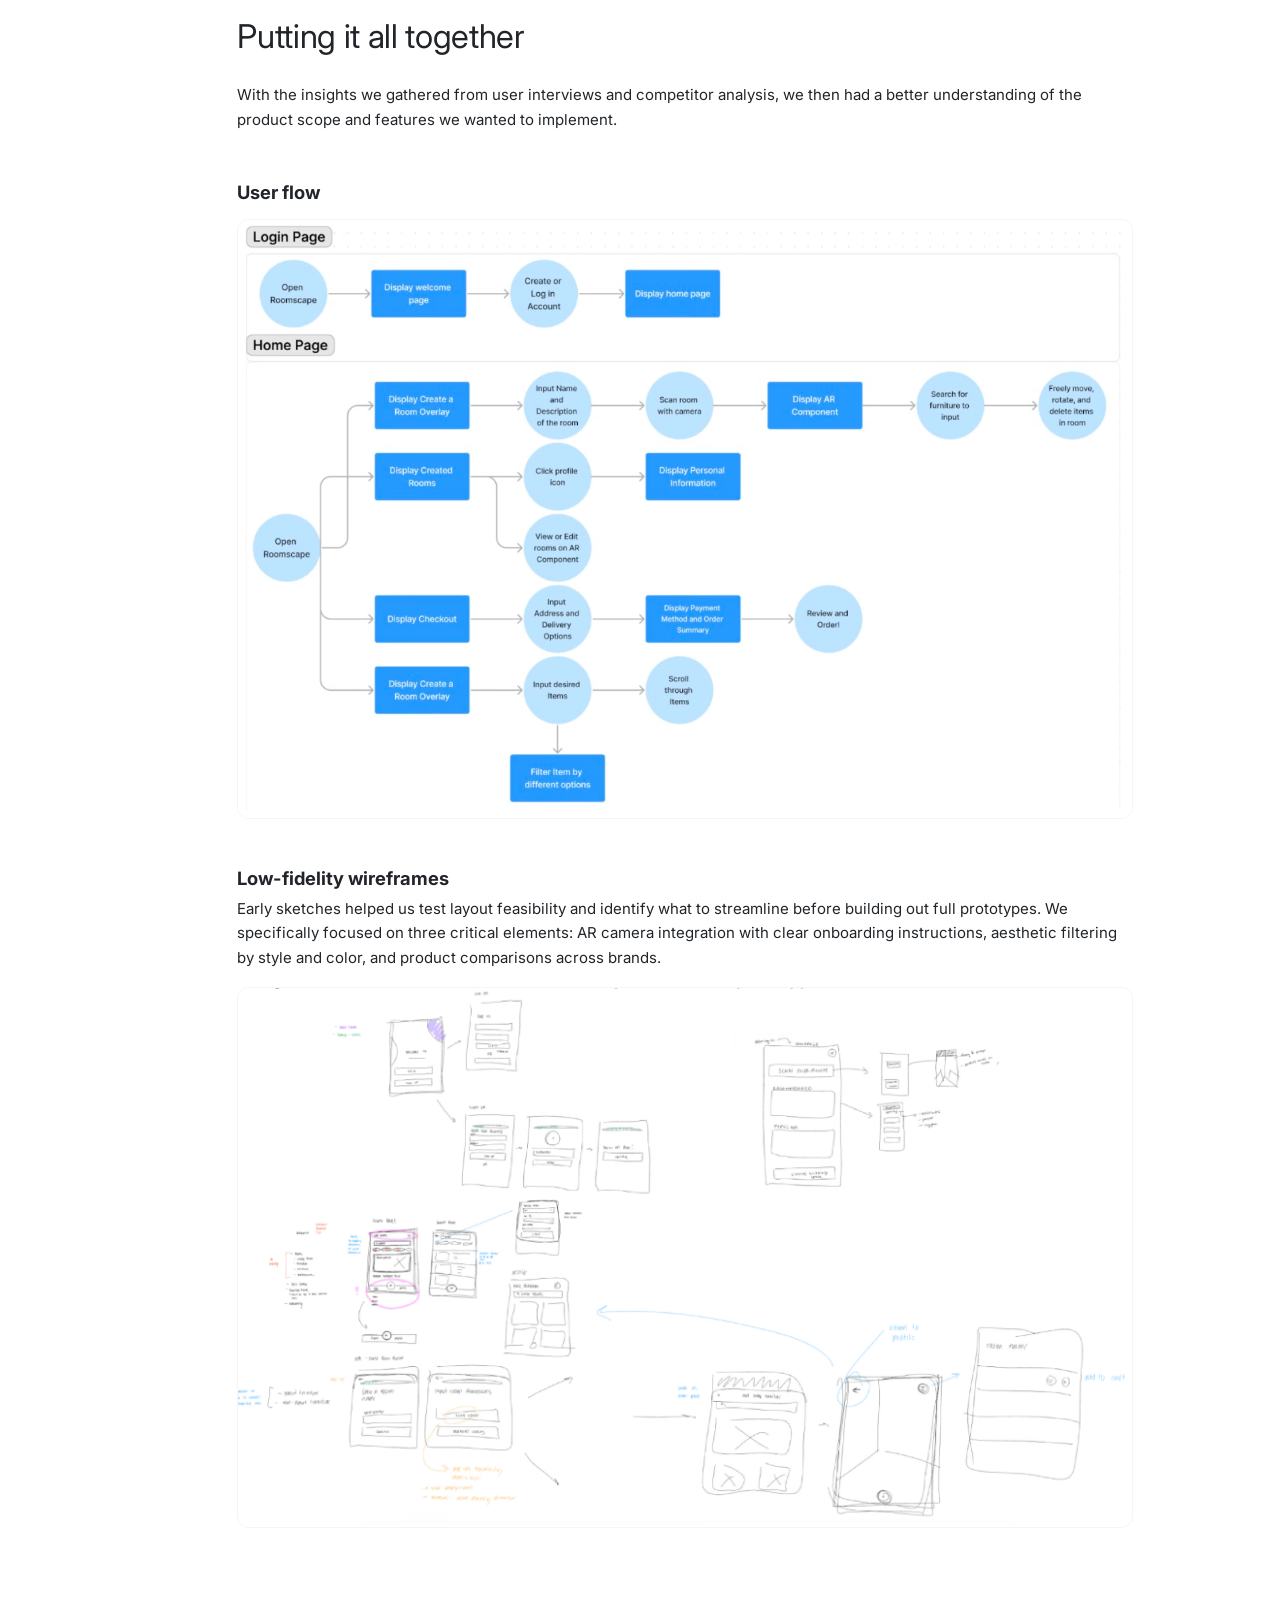
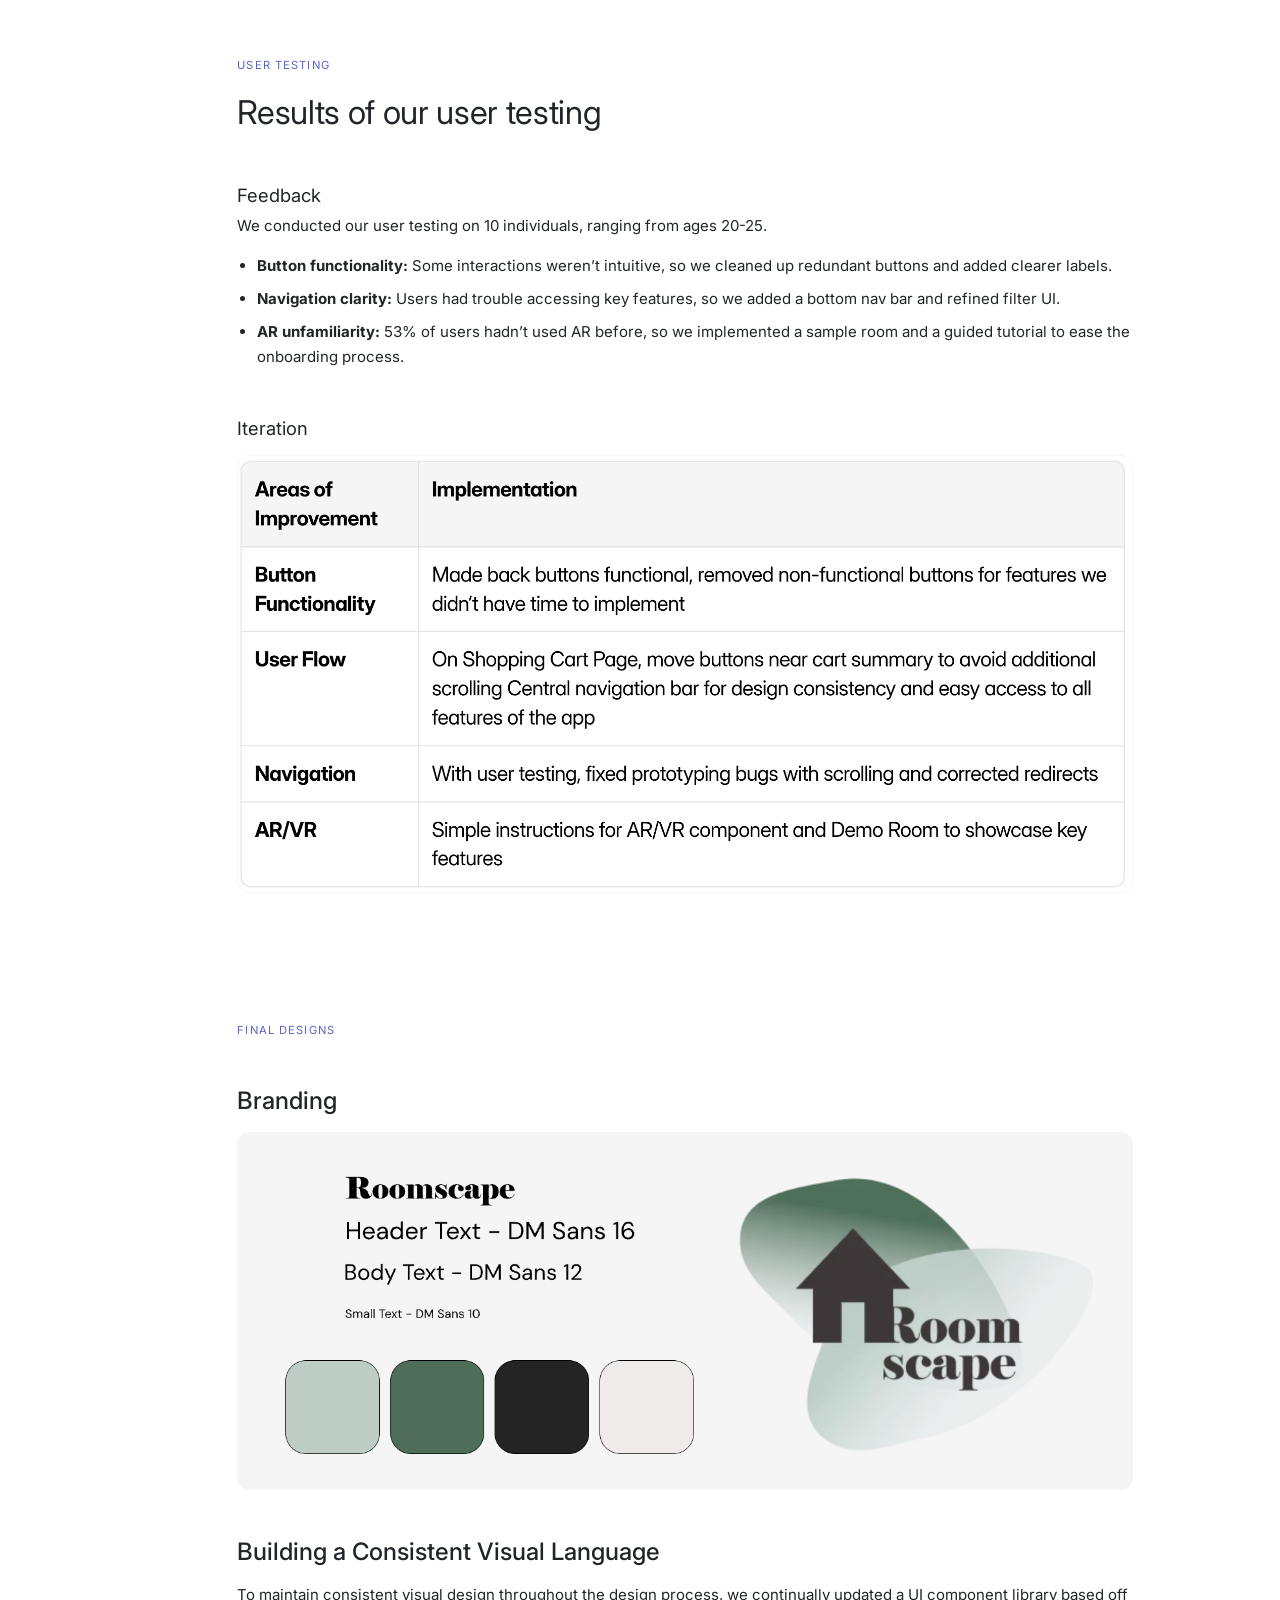
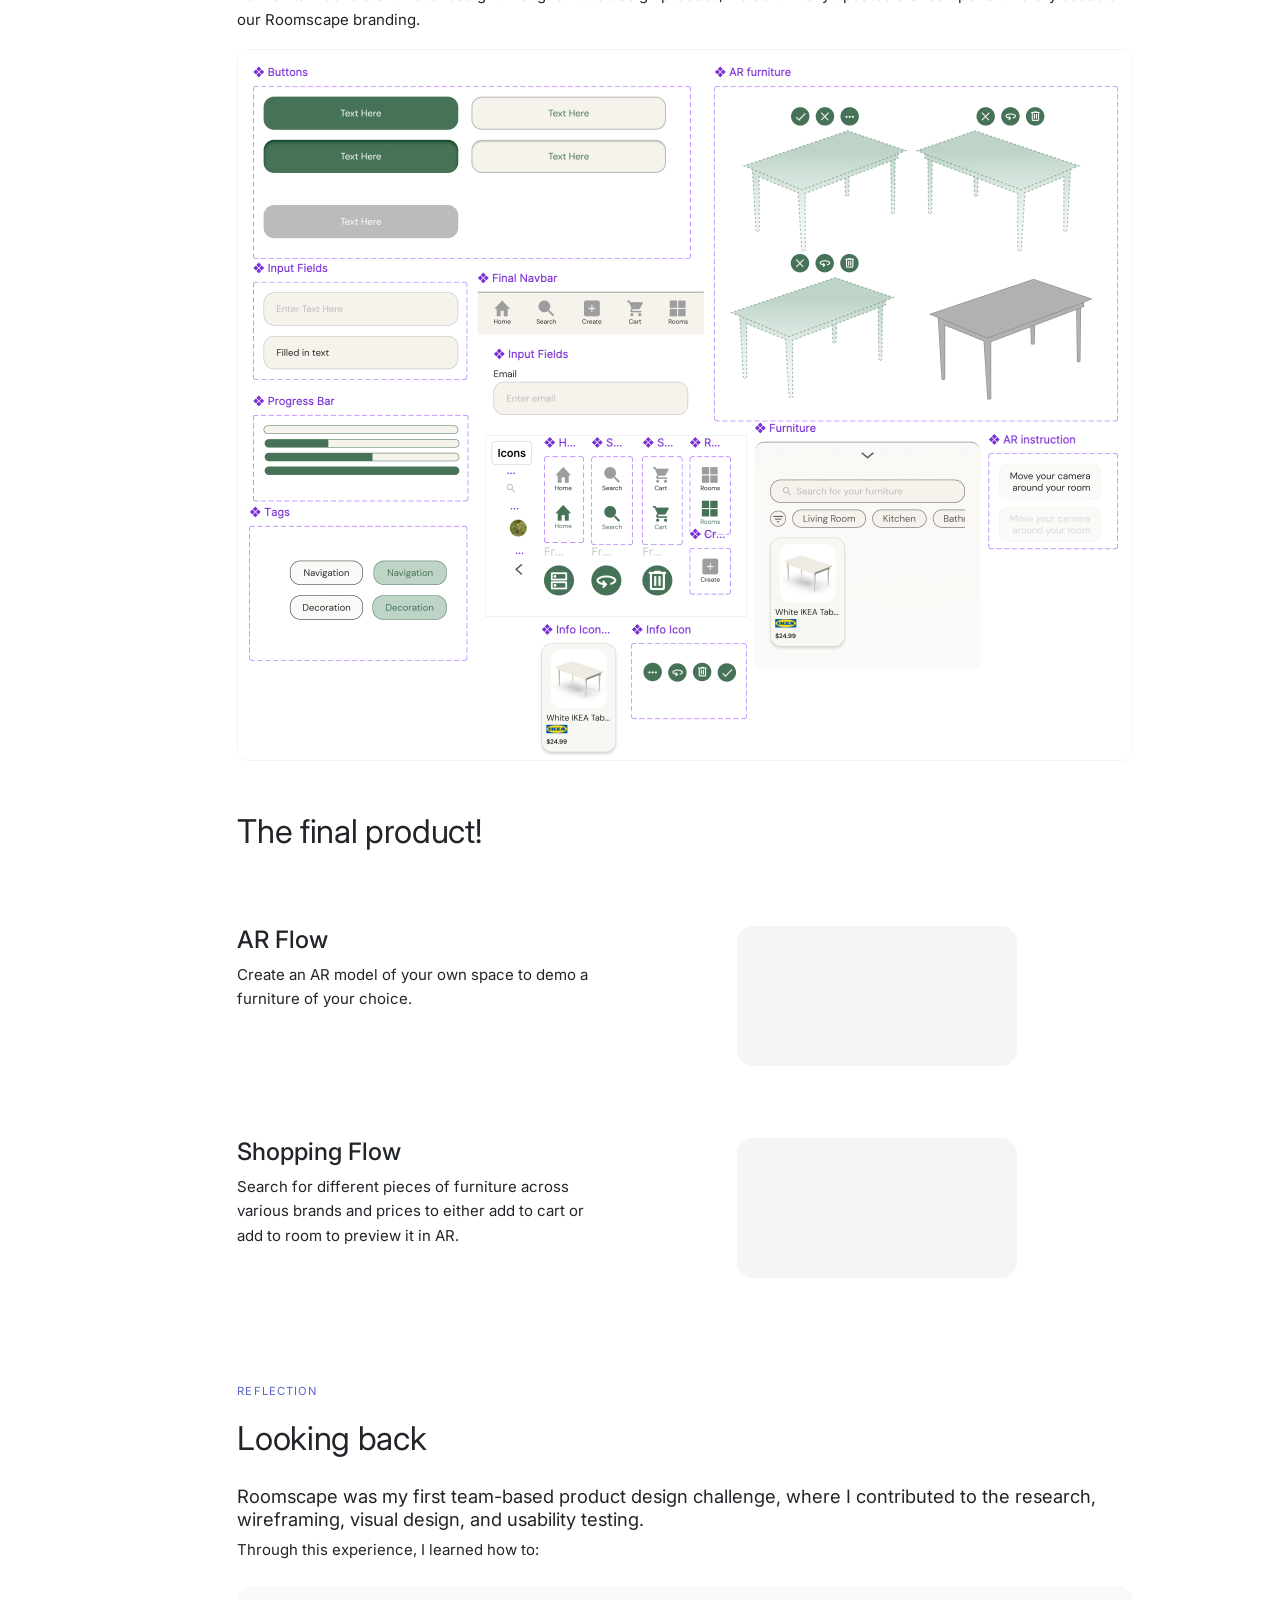
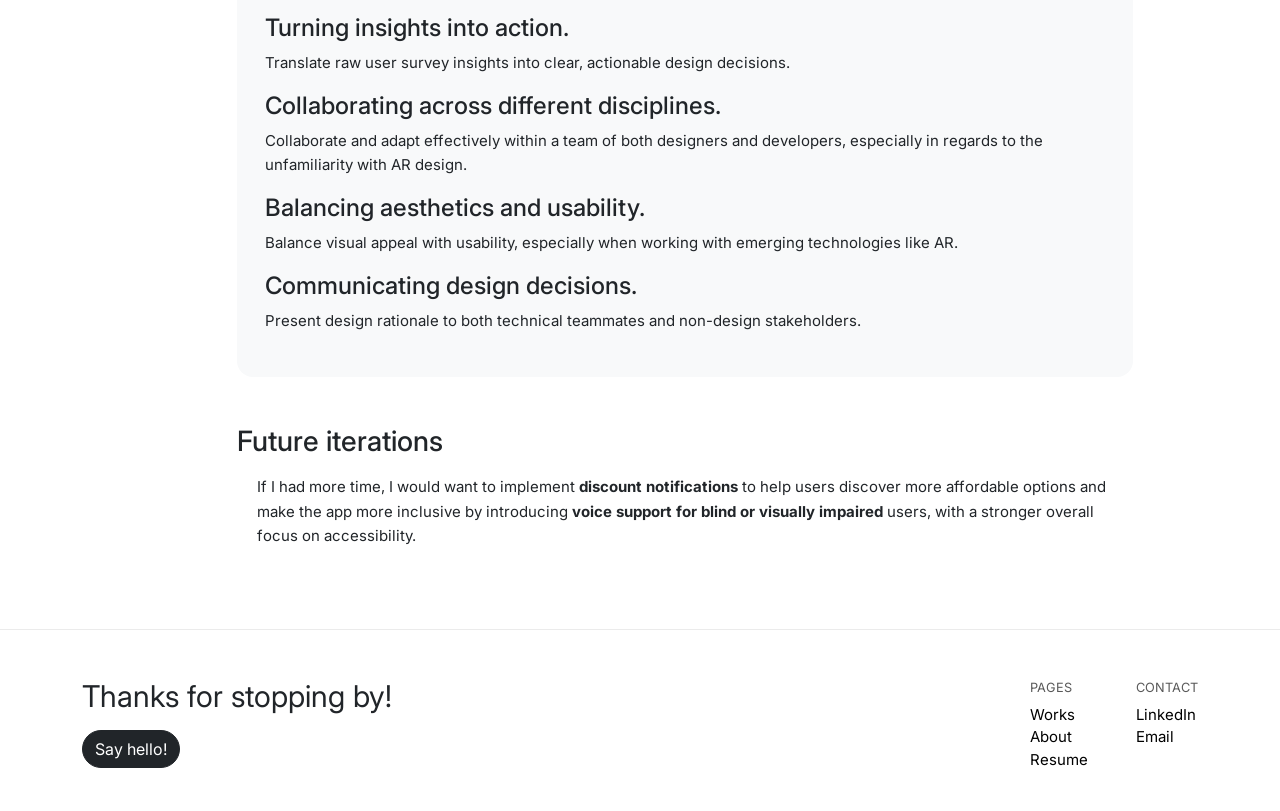
<file: Roomscape.html>
<!doctype html>
<html lang="en">
  <!--
WRITTEN BY: Sarah Lee
EMAIL: sarahsl7@uci.edu
-->

  <head>
    <meta charset="utf-8" />
    <meta name="author" content="Sarah Lee" />
    <meta name="description" content="Portfolio" />
    <meta name="viewport" content="width=device-width,initial-scale=1" />
    <!-- you would link to an external stylesheet here! -->
    <link
      rel="stylesheet"
      href="./bootstrap-5.3.8-dist/css/bootstrap.min.css"
    />
    <link rel="stylesheet" href="index.css" />
    <!-- you would also link to Bootstrap here! -->
    <title>Sarah Lee's Roomscape Case Study</title>
  </head>
  <body
    class="cs-page"
    data-bs-spy="scroll"
    data-bs-target="#cs-sections"
    data-bs-root-margin="-25% 0px -65% 0px"
    data-bs-threshold="[0,0.05,0.1,0.5,1]"
    tabindex="0"
  >
    <!-- nav bar -->
    <header>
      <nav class="navbar portfolio-nav cs-nav fixed-top" aria-label="Main">
        <div
          class="container d-flex justify-content-between align-items-center"
        >
          <a href="index.html" class="nav-brand">SARAH LEE</a>

          <ul class="nav justify-content-end">
            <li class="nav-item">
              <a class="nav-link" href="index.html#works" aria-label="Works"
                >WORKS</a
              >
            </li>
            <li class="nav-item">
              <a class="nav-link" href="about.html" aria-label="About">ABOUT</a>
            </li>
            <li class="nav-item">
              <a
                class="nav-link"
                href="resume.pdf"
                target="_blank"
                aria-label="Resume (opens in a new tab)"
                >RESUME</a
              >
            </li>
          </ul>
        </div>
      </nav>
    </header>

    <main id="main-content">
      <!-- banner: full width, directly under the nav -->
      <div class="cs-banner cs-banner-roomscape">
        <img
          src="RoomscapeApp.png"
          class="cs-banner-img"
          alt="Roomscape app on two phones showing a login screen and a home screen with furniture recommendations."
        />
      </div>

      <!-- title and quick facts -->
      <div class="cs-header">
        <div class="container">
          <div class="row align-items-center g-3">
            <div class="col-12 col-md-8">
              <h1 class="cs-title">Roomscape - AR Shopping Experience</h1>
              <p class="cs-summary">
                Leveraging AR design to enhance spatial visualization and
                empower confident decision-making in online furniture retail.
              </p>
            </div>
          </div>

          <div class="row cs-meta">
            <div class="col-6 col-md-3 mb-3">
              <p class="cs-eyebrow">My Role</p>
              <p>UI/UX Designer</p>
            </div>
            <div class="col-6 col-md-3 mb-3">
              <p class="cs-eyebrow">Team</p>
              <p class="mb-0">4 UI/UX Designers</p>
              <p class="mb-0">2 Developers</p>
            </div>
            <div class="col-6 col-md-3 mb-3">
              <p class="cs-eyebrow">Timeline</p>
              <p class="mb-0">Oct - Dec 2023</p>
            </div>
            <div class="col-6 col-md-3 mb-3">
              <p class="cs-eyebrow">Skills / Tools</p>
              <p class="mb-0">AR Design</p>
              <p class="mb-0">Mobile Design</p>
              <p class="mb-0">Interface Design</p>
              <p class="mb-0">User Research</p>
              <p class="mb-0">Prototyping</p>
              <p class="mb-0">Figma & FigJam</p>
            </div>
          </div>
        </div>
      </div>

      <!-- side nav + content -->
      <div class="container cs-body">
        <div class="row g-5">
          <aside class="col-12 col-md-3 col-lg-2">
            <div class="cs-side">
              <a href="index.html#works" class="back-button">&larr; Works</a>
              <nav
                class="cs-sections"
                id="cs-sections"
                aria-label="Case study sections"
              >
                <ul
                  class="list-unstyled d-flex flex-wrap flex-md-column flex-md-nowrap gap-3 gap-md-0"
                >
                  <li>
                    <a href="#overview" class="cs-section-link">Overview</a>
                  </li>
                  <li>
                    <a href="#problem" class="cs-section-link">Problem</a>
                  </li>
                  <li>
                    <a href="#guiding-question" class="cs-section-link"
                      >Guiding Question</a
                    >
                  </li>
                  <li>
                    <a href="#solution" class="cs-section-link">Solution</a>
                  </li>
                  <li>
                    <a href="#research" class="cs-section-link">Research</a>
                  </li>
                  <li>
                    <a href="#initial-designs" class="cs-section-link"
                      >Initial Designs</a
                    >
                  </li>
                  <li>
                    <a href="#user-testing" class="cs-section-link"
                      >User Testing</a
                    >
                  </li>
                  <li>
                    <a href="#final-designs" class="cs-section-link"
                      >Final Designs</a
                    >
                  </li>
                  <li>
                    <a href="#reflection" class="cs-section-link">Reflection</a>
                  </li>
                </ul>
              </nav>
            </div>
          </aside>

          <div class="col-12 col-md-9 col-lg-9 cs-content">
            <section id="overview" class="cs-section">
              <p class="cs-eyebrow">Overview</p>
              <h2>We were tasked to address a problem in Retail.</h2>
              <h3 class="cs-subhead">Project description</h3>
              <p>
                <strong>Roomscape was awarded 1st place</strong> at the Project
                Teams Demo Day hosted by Design at UCI, a student-led
                organization that brings together aspiring UI/UX and graphic
                designers at the University of California, Irvine. The theme for
                this design challenge was Retail, so my team chose to develop a
                product that could reimagine how users shop for furniture
                online.
              </p>
              <p>
                My role as the UI/UX Designer entailed conducting the user
                research, translating the insights into actionable items, then
                developing the workable prototypes for Demo Day. I particularly
                contributed to the Search and AR Flows.
              </p>

              <h3 class="cs-subhead">Design process</h3>
              <div class="row g-4 cs-steps cs-process">
                <div class="col-12 col-md-6 col-lg">
                  <p class="cs-eyebrow">Step 1</p>
                  <h3>Discover</h3>
                </div>
                <span class="cs-process-arrow" aria-hidden="true">&rarr;</span>
                <div class="col-12 col-md-6 col-lg">
                  <p class="cs-eyebrow">Step 2</p>
                  <h3>Define</h3>
                </div>
                <span class="cs-process-arrow" aria-hidden="true">&rarr;</span>
                <div class="col-12 col-md-6 col-lg">
                  <p class="cs-eyebrow">Step 3</p>
                  <h3>Design</h3>
                </div>
                <span class="cs-process-arrow" aria-hidden="true">&rarr;</span>
                <div class="col-12 col-md-6 col-lg">
                  <p class="cs-eyebrow">Step 4</p>
                  <h3>Test</h3>
                </div>
                <span class="cs-process-arrow" aria-hidden="true">&rarr;</span>
                <div class="col-12 col-md-6 col-lg">
                  <p class="cs-eyebrow">Step 5</p>
                  <h3>Deliver</h3>
                </div>
              </div>
            </section>

            <section id="problem" class="cs-section">
              <p class="cs-eyebrow">Problem</p>
              <h3>
                In the world of online furniture shopping and interior design,
                <strong
                  >customers struggle to visualize furniture in their living
                  spaces,</strong
                >
                hindering confident online purchases.
              </h3>
              <p>
                Traditional platforms lack immersive features, causing increased
                returns and diminished satisfaction.
              </p>
            </section>

            <section id="guiding-question" class="cs-section">
              <div class="cs-guiding">
                <p class="cs-eyebrow">Guiding Question</p>
                <p class="cs-guiding-text">
                  How do we create a mobile application that allows customers to
                  <span class="cs-guiding-accent"
                    >visualize furniture in their own homes</span
                  >, and
                  <span class="cs-guiding-accent">increase confidence</span> in
                  their purchases?
                </p>
              </div>
            </section>

            <section id="solution" class="cs-section">
              <p class="cs-eyebrow">Solution</p>
              <h2>
                A mobile furniture shopping app that uses augmented reality (AR)
                to help users visualize furniture in their actual living spaces
                before making a purchase.
              </h2>
              <p>
                We leveraged AR design to
                <strong>enhance spatial visualization</strong> and thus empower
                confident decision-making in online furniture retail.
              </p>
              <figure class="cs-figure">
                <video
                  class="cs-flow-video"
                  src="roomscape/final-flow.mp4"
                  autoplay
                  muted
                  loop
                  playsinline
                  aria-label="Screen recording of the final Roomscape flow, from logging in to scanning a room, placing furniture in AR and checking out"
                ></video>
              </figure>
            </section>

            <section id="research" class="cs-section">
              <p class="cs-eyebrow">Research</p>
              <h2>Understanding our stakeholders</h2>
              <h3 class="cs-subhead"><strong>User surveys</strong></h3>
              <p>
                We conducted a survey with 71 participants to understand user
                behavior and identify market opportunities.
              </p>
              <div class="row g-4 cs-stats">
                <div class="col-12 col-md-4">
                  <p class="cs-stat-number">98.6%</p>
                  <p class="cs-stat-label">IKEA</p>
                </div>
                <div class="col-12 col-md-4">
                  <p class="cs-stat-number">74.6%</p>
                  <p class="cs-stat-label">Target/Walmart</p>
                </div>
                <div class="col-12 col-md-4">
                  <p class="cs-stat-number">71.8%</p>
                  <p class="cs-stat-label">Amazon</p>
                </div>
              </div>
              <p>
                Most of our users shopped at affordable retailers such as these,
                but 78.9% still struggled to find pieces that matched their
                space and style. A key challenge was not being able to visualize
                how furniture would look or fit in their homes, leading to low
                confidence and higher return rates. Users wanted a better way to
                preview furniture accurately while staying within their budget
                and aesthetic.
              </p>

              <h3 class="cs-subhead"><strong>Competitive analysis</strong></h3>
              <figure class="cs-figure">
                <div class="cs-panel cs-panel-wide">
                  <span
                    ><img
                      src="roomscape/competitive-analysis.png"
                      alt="Comparison table of IKEA, Magicplan, DecorMatters, Living Spaces See in Your Room, and Foyr Neo across nine features: AR function, design inspiration, room dimension flexibility, subscription, featured furniture brands, social media integration, furniture purchasing, emphasis on interior design, and graphics instead of retail furniture."
                  /></span>
                </div>
              </figure>
              <p>
                To better understand the landscape of furniture and interior
                design apps, we conducted a competitive analysis of five key
                platforms: IKEA, Magicplan, DecorMatters, Living Spaces See in
                Your Room, and Foyr Neo.
              </p>

              <h3 class="cs-subhead"><strong>Overall findings</strong></h3>
              <ul class="cs-bullets">
                <li>
                  Augmented Reality (AR) technology is still very new to the
                  e-commerce space, but people are eager to try it. It has not
                  been utilized in retail, making it a less competitive market.
                </li>
                <li>
                  In-person shopping was foound to be more popular than online;
                  people prefer to visualize furniture in a room rather than
                  pictures online.
                </li>
                <li>
                  People want to look for the most affordable deals when finding
                  furniture, so they will promarily shop at companies such as
                  Target, Walmart, etc.
                </li>
              </ul>
              <h3 class="cs-subhead"><strong>Ideation</strong></h3>
              <div class="row g-3 cs-goals">
                <div class="col-12 col-md-4">
                  <div class="cs-goal">
                    <img src="roomscape/goal-app.png" alt="" />
                    <p>
                      Create an app that helps users visualize furniture in
                      their own space
                    </p>
                  </div>
                </div>
                <div class="col-12 col-md-4">
                  <div class="cs-goal">
                    <img src="roomscape/goal-aesthetic.png" alt="" />
                    <p>
                      Help users curate a specific aesthetic, using AR features
                      to bring that dream to reality
                    </p>
                  </div>
                </div>
                <div class="col-12 col-md-4">
                  <div class="cs-goal">
                    <img src="roomscape/goal-compare.png" alt="" />
                    <p>
                      Allow users to compare across different brands of popular
                      furniture
                    </p>
                  </div>
                </div>
              </div>

              <h3 class="cs-subhead"><strong>Potential Solutions</strong></h3>
              <div class="cs-solutions">
                <div class="cs-solution-row">
                  <div class="cs-solution-q">
                    <p>Comparing products across different brands?</p>
                  </div>
                  <svg
                    class="cs-solution-arrow"
                    width="40"
                    height="18"
                    viewBox="0 0 40 18"
                    aria-hidden="true"
                    focusable="false"
                  >
                    <path fill="currentColor" d="M0 6h26V0l14 9-14 9v-6H0z" />
                  </svg>
                  <p class="cs-solution-a">
                    Organize products by brand to directly compare
                  </p>
                </div>
                <div class="cs-solution-row">
                  <div class="cs-solution-q">
                    <p>Finding the most affordable option?</p>
                  </div>
                  <svg
                    class="cs-solution-arrow"
                    width="40"
                    height="18"
                    viewBox="0 0 40 18"
                    aria-hidden="true"
                    focusable="false"
                  >
                    <path fill="currentColor" d="M0 6h26V0l14 9-14 9v-6H0z" />
                  </svg>
                  <p class="cs-solution-a">
                    Using filters and comparison components
                  </p>
                </div>
                <div class="cs-solution-row">
                  <div class="cs-solution-q">
                    <p>Increasing confidence to purchase furniture?</p>
                    <p>Testing furniture in their own homes?</p>
                  </div>
                  <svg
                    class="cs-solution-arrow"
                    width="40"
                    height="18"
                    viewBox="0 0 40 18"
                    aria-hidden="true"
                    focusable="false"
                  >
                    <path fill="currentColor" d="M0 6h26V0l14 9-14 9v-6H0z" />
                  </svg>
                  <p class="cs-solution-a">
                    Using AR features to allow users to visualize furniture in
                    their home
                  </p>
                </div>
              </div>
            </section>

            <section id="initial-designs" class="cs-section">
              <p class="cs-eyebrow">Initial Designs</p>
              <h2>Putting it all together</h2>
              <p>
                With the insights we gathered from user interviews and
                competitor analysis, we then had a better understanding of the
                product scope and features we wanted to implement.
              </p>
              <h3 class="cs-subhead"><strong>User flow</strong></h3>
              <figure class="cs-figure">
                <div class="cs-panel cs-panel-wide">
                  <span
                    ><img
                      src="roomscape/user-flow.png"
                      alt="User flow diagram. Login page: open Roomscape, welcome page, create or log in, home page. Home page branches from opening Roomscape into creating a room (name it, scan the room with the camera, AR view, search for furniture, move, rotate and delete items), viewing created rooms (profile and personal information, or view and edit rooms in AR), checkout (address and delivery, payment and order summary, review and order), and browsing items (scroll, filter by options)."
                  /></span>
                </div>
              </figure>
              <h3 class="cs-subhead">
                <strong>Low-fidelity wireframes</strong>
              </h3>
              <p>
                Early sketches helped us test layout feasibility and identify
                what to streamline before building out full prototypes. We
                specifically focused on three critical elements: AR camera
                integration with clear onboarding instructions, aesthetic
                filtering by style and color, and product comparisons across
                brands.
              </p>
              <figure class="cs-figure">
                <div class="cs-panel cs-panel-wide">
                  <span
                    ><img
                      src="roomscape/wireframes.png"
                      alt="Hand-drawn low-fidelity wireframes of the Roomscape app on a whiteboard-style canvas: welcome, log in and sign up screens; a homepage with a scan-your-room button and recommended and popular sections; search and filter screens; a profile with saved rooms; and the AR flow from naming a room and entering its dimensions to adding furniture, placing it in the room, and adding it to the cart."
                  /></span>
                </div>
              </figure>
            </section>

            <section id="user-testing" class="cs-section">
              <p class="cs-eyebrow">User Testing</p>
              <h2>Results of our user testing</h2>
              <h3 class="cs-subhead">Feedback</h3>
              <p>
                We conducted our user testing on 10 individuals, ranging from
                ages 20-25.
              </p>
              <ul class="cs-bullets">
                <li>
                  <strong>Button functionality:</strong> Some interactions
                  weren’t intuitive, so we cleaned up redundant buttons and
                  added clearer labels.
                </li>
                <li>
                  <strong>Navigation clarity:</strong> Users had trouble
                  accessing key features, so we added a bottom nav bar and
                  refined filter UI.
                </li>
                <li>
                  <strong>AR unfamiliarity:</strong> 53% of users hadn’t used AR
                  before, so we implemented a sample room and a guided tutorial
                  to ease the onboarding process.
                </li>
              </ul>

              <h3 class="cs-subhead">Iteration</h3>
              <figure class="cs-figure">
                <div class="cs-panel cs-panel-wide">
                  <span
                    ><img
                      src="roomscape/iteration.png"
                      alt="Table of improvements made after testing. Button functionality: made back buttons functional and removed non-functional buttons for features we did not have time to implement. User flow: on the shopping cart page, moved buttons near the cart summary to avoid extra scrolling, and added a central navigation bar for consistency and easy access to all features. Navigation: fixed prototyping bugs with scrolling and corrected redirects. AR/VR: added simple instructions for the AR/VR component and a demo room to showcase key features."
                  /></span>
                </div>
              </figure>
            </section>

            <section id="final-designs" class="cs-section">
              <p class="cs-eyebrow">Final Designs</p>

              <h4 class="cs-subhead">Branding</h4>
              <figure class="cs-figure">
                <div class="cs-panel cs-panel-wide cs-panel-gray">
                  <span
                    ><img
                      src="roomscape/branding.png"
                      alt="Roomscape branding: the logotype in a high-contrast serif, header, body and small text samples set in DM Sans at 16, 12 and 10, a palette of light sage, forest green, near-black and off-white, and the logo of a dark house icon beside the word Roomscape over soft green shapes."
                  /></span>
                </div>
              </figure>
              <h4 class="cs-subhead">Building a Consistent Visual Language</h4>
              <p>
                To maintain consistent visual design throughout the design
                process, we continually updated a UI component library based off
                our Roomscape branding.
              </p>
              <figure class="cs-figure">
                <div class="cs-panel cs-panel-wide">
                  <span
                    ><img
                      src="roomscape/components.png"
                      alt="Roomscape component library: green and cream buttons in default, pressed and disabled states, input fields, a progress bar, navigation and decoration tags, the final navigation bar with Home, Search, Create, Cart and Rooms, an email field, icon sets, info icons, AR furniture controls on dashed table outlines, furniture cards with price, a furniture search with filter chips, and AR instruction messages."
                  /></span>
                </div>
              </figure>
              <h2>The final product!</h2>
              <div class="row g-4 cs-flow">
                <div class="col-12 col-md-5">
                  <h4 class="cs-flow-label">AR Flow</h4>
                  <p>
                    Create an AR model of your own space to demo a furniture of
                    your choice.
                  </p>
                </div>
                <div class="col-12 col-md-7">
                  <video
                    class="cs-flow-video"
                    src="roomscape/ar-flow.mp4"
                    autoplay
                    muted
                    loop
                    playsinline
                    aria-label="Screen recording of the Roomscape AR flow"
                  ></video>
                </div>
              </div>

              <div class="row g-4 cs-flow">
                <div class="col-12 col-md-5">
                  <h4 class="cs-flow-label">Shopping Flow</h4>
                  <p>
                    Search for different pieces of furniture across various
                    brands and prices to either add to cart or add to room to
                    preview it in AR.
                  </p>
                </div>
                <div class="col-12 col-md-7">
                  <video
                    class="cs-flow-video"
                    src="roomscape/shopping-flow.mp4"
                    autoplay
                    muted
                    loop
                    playsinline
                    aria-label="Screen recording of the Roomscape shopping flow"
                  ></video>
                </div>
              </div>
            </section>

            <!-- reflection -->
            <section id="reflection" class="cs-section">
              <p class="cs-eyebrow">Reflection</p>
              <h2>Looking back</h2>
              <h3>
                Roomscape was my first team-based product design challenge,
                where I contributed to the research, wireframing, visual design,
                and usability testing.
              </h3>
              <p>Through this experience, I learned how to:</p>

              <div class="cs-box">
                <h4>Turning insights into action.</h4>
                <p>
                  Translate raw user survey insights into clear, actionable
                  design decisions.
                </p>
                <h4>Collaborating across different disciplines.</h4>
                <p>
                  Collaborate and adapt effectively within a team of both
                  designers and developers, especially in regards to the
                  unfamiliarity with AR design.
                </p>
                <h4>Balancing aesthetics and usability.</h4>
                <p>
                  Balance visual appeal with usability, especially when working
                  with emerging technologies like AR.
                </p>
                <h4>Communicating design decisions.</h4>
                <p>
                  Present design rationale to both technical teammates and
                  non-design stakeholders.
                </p>
              </div>
            </section>
            <h3 class="cs-subhead">Future iterations</h3>
            <ul class="cs-bullets">
              <p>
                If I had more time, I would want to implement
                <strong>discount notifications</strong> to help users discover
                more affordable options and make the app more inclusive by
                introducing
                <strong>voice support for blind or visually impaired</strong>
                users, with a stronger overall focus on accessibility.
              </p>
            </ul>
          </div>
        </div>
      </div>
    </main>

    <!-- footer -->
    <footer id="contact" class="footer">
      <div class="container">
        <div class="row">
          <div class="col-12 col-md-6 mb-4 mb-md-0">
            <h2 class="footer-heading">Thanks for stopping by!</h2>
            <a
              href="mailto:sarahsl7@uci.edu"
              class="btn btn-dark rounded-pill footer-btn"
              >Say hello!</a
            >
          </div>

          <div
            class="col-12 col-md-6 d-flex gap-5 justify-content-start justify-content-md-end"
          >
            <div>
              <p class="label">Pages</p>
              <ul class="list-unstyled" aria-label="Pages">
                <li>
                  <a href="index.html#works" class="footer-link">Works</a>
                </li>
                <li><a href="about.html" class="footer-link">About</a></li>
                <li>
                  <a
                    href="resume.pdf"
                    target="_blank"
                    rel="noopener noreferrer"
                    class="footer-link"
                    >Resume</a
                  >
                </li>
              </ul>
            </div>

            <div>
              <p class="label">Contact</p>
              <ul class="list-unstyled" aria-label="Contact">
                <li>
                  <a
                    href="https://www.linkedin.com/in/sarah-lee-271b3a2b9/?isSelfProfile=true"
                    class="footer-link"
                    >LinkedIn</a
                  >
                </li>
                <li>
                  <a href="mailto:sarahsl7@uci.edu" class="footer-link"
                    >Email</a
                  >
                </li>
              </ul>
            </div>
          </div>
        </div>
      </div>
    </footer>
    <script src="./bootstrap-5.3.8-dist/js/bootstrap.bundle.min.js"></script>
    <script src="nav.js"></script>
  </body>
</html>
</file>
<file: index.css>
@import url("https://fonts.googleapis.com/css2?family=Inter:ital,opsz,wght@0,14..32,100..900;1,14..32,100..900&family=Lato:wght@400;700&family=Libre+Baskerville:wght@400;700&display=swap");

:root {
  --esports-gradient:
    radial-gradient(
      ellipse 45% 100% at 0% 0%,
      #93befb 0%,
      rgba(147, 190, 251, 0) 100%
    ),
    radial-gradient(
      ellipse 45% 100% at 100% 0%,
      #9fc3fb 0%,
      rgba(159, 195, 251, 0) 100%
    ),
    radial-gradient(
      ellipse 40% 90% at 0% 55%,
      rgba(173, 193, 207, 0.8) 0%,
      rgba(173, 193, 207, 0) 100%
    ),
    radial-gradient(
      ellipse 40% 90% at 100% 55%,
      rgba(178, 196, 201, 0.8) 0%,
      rgba(178, 196, 201, 0) 100%
    ),
    linear-gradient(to bottom, #c6cdcb 0%, #d0ca98 55%, #eac83b 100%);
}

body {
  font-family: "Inter", sans-serif;
  padding-top: 90px;
}

.section {
  padding-top: 45px;
  padding-bottom: 45px;
}

.skip-link {
  color: white;
}

.highlight-text {
  color: #5965c9;
}

.portfolio-nav {
  padding: 20px;
}

.nav-brand {
  font-size: 20px;
  color: #595959;
  text-decoration: none;
}

.nav-brand:hover {
  color: #5965c9;
}

.portfolio-nav .nav {
  display: flex;
  gap: 18px;
  justify-content: flex-end;
  color: #595959;
}

.portfolio-nav .nav-link {
  color: #595959;
}

.portfolio-nav .nav-link:hover {
  color: #5965c9;
}

.top {
  color: black;
  position: relative;
}

.top a {
  color: inherit;
}

.top a:hover {
  color: #5965c9;
}

@media screen and (max-width: 640px) {
  .top {
    padding-top: 40px;
    padding-bottom: 24px;
  }
}

@media screen and (min-width: 640px) and (max-width: 1024px) {
  .top {
    padding-top: 70px;
    padding-bottom: 45px;
  }
}

@media screen and (min-width: 1024px) {
  .top {
    padding-top: 100px;
    padding-bottom: 65px;
  }
}

.top h1 {
  color: black;
  font-family: "Inter", Inter, serif;
  font-size: 4em;
  font-weight: normal;
}

.description {
  font-family: "Lato", sans-serif;
  font-size: 1.6em;
  margin-bottom: 2em;
}

.label {
  text-transform: uppercase;
  font-weight: normal;
  color: #595959;
  font-size: 0.85em;
  margin-bottom: 0.5em;
}

#works {
  scroll-margin-top: 50px;
}

.works-card-img {
  height: 350px;
  object-fit: cover;
  border-radius: 10px;
}

.works-card {
  border: none;
}

.works-card-media {
  overflow: hidden;
  border: 0.25px solid rgba(128, 128, 128, 0.283);
  border-radius: 10px;
}

.works-card-img {
  display: block;
  transition: transform 400ms ease-out;
}

.works-card:focus-within .works-card-img {
  transform: scale(1.04);
}

@media (hover: hover) {
  .works-card:hover .works-card-img {
    transform: scale(1.04);
  }
}

@media (prefers-reduced-motion: reduce) {
  .works-card-img {
    transition: none;
  }

  .works-card:hover .works-card-img,
  .works-card:focus-within .works-card-img {
    transform: none;
  }
}

.works-card:hover {
  border-color: #5965c9;
}

.works-tag {
  border: 1px solid #1a1a1a;
  font-weight: normal;
  background-color: white;
  color: black;
}

.works-link {
  color: #1a1a1a;
}

.card-body:hover .works-link {
  color: #5965c9;
}

.card-body:hover .card-description {
  color: #5965c9;
}

.profile-img {
  width: 100%;
  max-width: 450px;
  height: auto;
  border-radius: 12px;
}

.about-description {
  font-size: 2em;
  line-height: 1;
  margin-bottom: 1rem;
  overflow-wrap: anywhere;
}

.about-text p {
  overflow-wrap: anywhere;
}

.about-tag {
  border: 1px solid #1a1a1a;
  font-weight: normal;
  background-color: white;
  color: black;
}

.about-toolbox {
  margin-top: 60px;
}

.footer {
  padding-top: 48px;
  padding-bottom: 24px;
  background-color: white;
  border-top: 1px;
  border-top-color: #ebebeb;
  border-top-style: solid;
}

.footer-heading {
  font-weight: normal;
  font-size: 2em;
  margin-bottom: 3%;
}

.footer-btn:hover {
  background-color: #5965c9;
}

.footer-link {
  text-decoration: none;
  color: black;
}

.footer-link:hover {
  color: #5965c9;
}

.back-button {
  display: inline-block;
  margin-bottom: 1.5rem;
  margin-top: 1.5rem;
  color: #595959;
  text-decoration: none;
}

.back-button:hover {
  color: #5965c9;
}

.cs-hero-img {
  width: 100%;
  height: 600px;
  object-fit: cover;
}

.cs-summary {
  margin-bottom: 5%;
  font-weight: normal;
}

.contact-form .form-label {
  text-transform: uppercase;
}

/* ---------- Case study page ---------- */
.cs-page {
  padding-top: 0;
}

.cs-nav {
  background-color: transparent;
  border-bottom-color: transparent;
  transition:
    background-color 0.2s,
    border-color 0.2s;
}

.cs-nav.scrolled {
  background-color: white;
  border-bottom-color: #ebebeb;
}

.cs-banner {
  padding-top: 100px;
  background-color: #ebf9fe;
  line-height: 0;
}

.cs-banner-img {
  display: block;
  width: 100%;
  height: 260px;
  object-fit: contain;
}

.cs-header {
  padding-top: 2.5rem;
}

.cs-title {
  font-weight: normal;
  font-size: 2rem;
  letter-spacing: -0.02em;
  margin-bottom: 0.5rem;
}

.cs-summary {
  color: #595959;
  font-weight: normal;
  font-size: 1rem;
  margin-bottom: 0;
}

.cs-store-badge {
  display: block;
  height: 48px;
  width: auto;
}

.cs-meta {
  margin-top: 2rem;
  padding-top: 1.5rem;
  padding-bottom: 0.5rem;
  border-top: 1px solid #ebebeb;
  border-bottom: 1px solid #ebebeb;
}

.cs-meta p {
  margin-bottom: 0.25rem;
}

.cs-body {
  padding-top: 2.5rem;
  padding-bottom: 4rem;
}

.cs-side .back-button {
  margin-top: 0;
}

.cs-sections ul {
  margin-bottom: 0;
}

.cs-section-link {
  color: #595959;
  text-decoration: none;
}

.cs-section-link.active {
  color: #1a1a1a;
}

.cs-section-link:hover {
  color: #5965c9;
}

.cs-eyebrow {
  margin-bottom: 1rem;
  color: #5965c9;
  font-size: 0.75rem;
  letter-spacing: 0.1em;
  text-transform: uppercase;
}

.cs-subeyebrow {
  margin-top: 2.5rem;
  margin-bottom: 1.25rem;
}

.cs-section {
  padding-top: 3.5rem;
  scroll-margin-top: 90px;
}

.cs-section:first-child {
  padding-top: 0;
}

.cs-section h2 {
  margin-bottom: 1.5rem;
  font-size: 1rem;
  font-weight: normal;
  letter-spacing: -0.01em;
  line-height: 1.375;
}

.cs-section h3 {
  margin-bottom: 0.5rem;
  font-size: 1.25rem;
  font-weight: normal;
}

.cs-section p {
  line-height: 1.65;
  overflow-wrap: anywhere;
}

.cs-box {
  margin-top: 1.5rem;
  padding: 1.75rem;
  border-radius: 16px;
  background-color: #f8f9fa;
}

.cs-box p:last-child {
  margin-bottom: 1rem;
}

.cs-content {
  max-width: 944px;
}

.cs-feature {
  padding: 2.5rem 0;
}

.cs-feature p {
  margin-bottom: 0;
}

.cs-feature + .cs-feature {
  margin-top: 1rem;
}

.cs-feature .cs-panel {
  aspect-ratio: 1 / 1;
  overflow: hidden;
  border-radius: 6px;
}

.cs-feature .cs-panel span {
  display: block;
  width: 100%;
  height: 100%;
}

.cs-feature .cs-panel img {
  display: block;
  width: 100%;
  height: 100%;
  object-fit: cover;
  transform: scale(1.45);
}

/* each screenshot has its phone at a slightly different spot, so nudge it to the center */
.cs-feature .cs-panel img.cs-shot-pc {
  transform: translate(-6.4%, 12.7%) scale(1.45);
}

.cs-feature .cs-panel img.cs-shot-event {
  transform: translate(0, 9.4%) scale(1.45);
}

.cs-feature .cs-panel img.cs-shot-rewards {
  transform: translate(2.1%, 9.9%) scale(1.45);
}

.cs-panel {
  display: flex;
  justify-content: center;
  color: #595959;
  text-align: center;
}

.cs-panel-wide {
  display: block;
  margin-top: 1rem;
  overflow: hidden;
  border: 1px solid #f5f5f5;
  border-radius: 12px;
}

.cs-panel-wide span {
  display: block;
}

.cs-panel-wide img {
  display: block;
  width: 100%;
  height: auto;
}

.cs-rule {
  margin: 1rem 0;
  border-color: #ebebeb;
  opacity: 1;
}

.cs-pain li {
  position: relative;
  padding-left: 1.75rem;
  margin-bottom: 0.9rem;
  line-height: 1.5;
}

.cs-pain li::before {
  content: "\2715";
  content: "\2715" / "";
  position: absolute;
  left: 0;
  color: rgb(0, 0, 227);
}

@media screen and (min-width: 768px) {
  .cs-banner-img {
    height: 460px;
  }

  .cs-title {
    font-size: 3rem;
  }

  .cs-section {
    padding-top: 5rem;
  }

  .cs-section h2 {
    font-size: 2.2rem;
  }

  .cs-side {
    position: sticky;
    top: 110px;
  }

  .cs-sections {
    border-left: 1px solid #ebebeb;
  }

  .cs-section-link {
    display: block;
    margin-left: -1px;
    padding: 0.35rem 0 0.35rem 1rem;
    border-left: 2px solid transparent;
  }

  .cs-section-link.active {
    border-left-color: #5965c9;
  }
}

@media screen and (max-width: 640px) {
  .cs-banner {
    padding-top: 180px;
  }

  .cs-box {
    padding: 1.25rem;
  }

  .cs-panel {
    min-height: 180px;
  }
}

/* ---------- Case study page: text size and side margins ---------- */
.cs-page {
  font-size: 0.9375rem;
}

/* the nav keeps the same text size as the other pages */
.cs-page .portfolio-nav {
  font-size: 1rem;
}
/*
.cs-page main .container {
  --bs-gutter-x: 3rem;
  max-width: 1180px;
} */
main .container {
  --bs-gutter-x: 3rem;
  max-width: 1300px;
}

.cs-page .cs-title {
  font-size: 2.1rem;
}

.cs-page .cs-summary {
  font-size: 1rem;
}

.cs-page .cs-eyebrow {
  font-size: 0.7rem;
}

.cs-page .cs-section h2 {
  font-size: 1.625rem;
}

.cs-page .cs-section h3 {
  font-size: 1.15rem;
}

@media screen and (min-width: 768px) {
  .cs-page .cs-title {
    font-size: 2.75rem;
  }

  .cs-page .cs-section h2 {
    font-size: 2.05rem;
  }
}

/* ---------- About page: art carousel ---------- */
/* 120px from the content above (the about section already has 45px of bottom padding) */
.art-section {
  padding-top: 75px;
  padding-bottom: 5rem;
}

.art-heading {
  margin: 0 0 8px;
  font-size: 1.5rem;
  font-weight: 500;
  line-height: 30px;
}

.art-text {
  margin: 0 0 24px;
  font-size: 1rem;
  font-weight: 400;
  line-height: 1.45;
}

.art-carousel {
  overflow: hidden;
  border-radius: 10px;
}

.art-track {
  display: flex;
  gap: 16px;
  width: max-content;
  margin: 0;
  padding: 0;
  list-style: none;
  animation: art-scroll 85s linear infinite;
}

.art-track li {
  flex: none;
}

.art-track img {
  display: block;
  width: 187px;
  height: 249px;
  object-fit: cover;
  border-radius: 10px;
}

/* moves exactly one copy of the images (plus one gap) to the left, then repeats */
@keyframes art-scroll {
  to {
    transform: translateX(calc(-50% - 8px));
  }
}

/* people who ask for less motion get a still strip they can scroll by hand */
@media (prefers-reduced-motion: reduce) {
  .art-track {
    animation: none;
  }

  .art-track li[aria-hidden="true"] {
    display: none;
  }

  .art-carousel {
    overflow-x: auto;
  }
}

/* ---------- About page: what I'm up to / learning ---------- */
.about-now {
  margin-top: 4rem;
}

.about-now .about-now-label {
  margin-bottom: 8px;
  font-size: 1rem;
  font-weight: 500;
  line-height: 1.15;
}

.about-now .about-now-text {
  margin-bottom: 0;
  font-size: 1rem;
  line-height: 1.45;
}

/* ---------- About page: work experience ---------- */
/* 120px from the content above (the about section already has 45px of bottom padding) */
.exp-section {
  padding-top: 75px;
}

.exp-heading {
  margin: 0;
  font-size: 1.5rem;
  font-weight: 400;
  line-height: 30px;
}

.exp-resume {
  display: inline-flex;
  align-items: center;
  gap: 6px;
  color: #595959;
  text-decoration: none;
}

.exp-arrow {
  flex: none;
  transition: transform 0.15s;
}

.exp-resume:hover .exp-arrow {
  transform: translate(2px, -2px);
}

.exp-resume:hover {
  color: #5965c9;
}

.exp-list {
  margin: 24px 0 0;
  padding: 0;
  list-style: none;
}

.exp-row {
  display: flex;
  flex-wrap: wrap;
  align-items: center;
  column-gap: 8px;
  row-gap: 2px;
  min-height: 24px;
  /* thin line 8px under each row, like the example (7px padding + 1px border) */
  padding-bottom: 7px;
  border-bottom: 1px solid #ebebeb;
}

/* keeps your 49px row-to-row spacing: 32px row + 17px gap */
.exp-row + .exp-row {
  margin-top: 17px;
}

/* no line under the last job */
.exp-row:last-child {
  border-bottom-color: transparent;
}

.exp-logo {
  display: flex;
  flex: none;
  align-items: center;
  justify-content: center;
  width: 24px;
  height: 24px;
  margin-right: 8px;
  color: #595959;
  font-size: 12px;
  font-weight: 500;
}

.exp-logo img {
  display: block;
  width: 100%;
  height: 100%;
  object-fit: contain;
}

.exp-company {
  font-size: 1rem;
  font-weight: 500;
  line-height: 1.45;
}

.exp-sep {
  color: #cfcfcf;
}

.exp-role,
.exp-year {
  color: #868686;
  font-size: 1rem;
  line-height: 1.45;
}

.exp-year {
  margin-left: auto;
}

/* the carousel follows the experience list: 120px gap */
.exp-section + .art-section {
  padding-top: 120px;
}

/* ---------- CareNiva case study ---------- */
.cs-banner-careniva {
  background-color: #ffe2d0;
}

.cs-banner-esports {
  background: var(--esports-gradient);
}

.works-card-media-careniva {
  background-color: #ffe2d0;
}

.works-card-img-careniva {
  object-fit: contain;
  filter: drop-shadow(0 18px 24px rgba(60, 30, 10, 0.28));
}

.cs-banner-careniva .cs-banner-img {
  filter: drop-shadow(0 18px 24px rgba(60, 30, 10, 0.28));
}

.works-card-img-esports {
  background: var(--esports-gradient);
}

.cs-banner-roomscape {
  background-color: #cbd8c5;
}

.cs-link-btn {
  min-width: 9.5rem;
  font-size: 0.9rem;
}

.cs-subhead {
  margin-top: 3rem;
  margin-bottom: 1rem;
}

.cs-after-table {
  margin-top: 1.5rem;
}

.cs-stats {
  margin-top: 2rem;
  padding: 1.5rem 0 0.5rem;
  border-top: 1px solid #ebebeb;
  border-bottom: 1px solid #ebebeb;
}

.cs-guiding {
  padding: 3.5rem 2rem;
  border: 2px solid rgb(0, 0, 227);
  border-radius: 16px;
  background-color: #f5f5f5;
  text-align: center;
}

.cs-guiding .cs-eyebrow {
  margin-bottom: 1rem;
  color: #595959;
  letter-spacing: 0.08em;
}

.cs-section .cs-guiding-text {
  margin: 0 auto;
  font-size: 1.75rem;
  line-height: 1.4;
  letter-spacing: -0.01em;
}

.cs-guiding-accent {
  color: rgb(0, 0, 227);
}

@media screen and (max-width: 640px) {
  .cs-guiding {
    padding: 2rem 1.25rem;
  }

  .cs-section .cs-guiding-text {
    font-size: 1.35rem;
  }
}

.cs-goal {
  height: 100%;
  padding: 1.75rem;
  border-radius: 16px;
  background-color: #f5f5f5;
}

.cs-goal img {
  display: block;
  width: auto;
  height: 64px;
  margin-bottom: 1.25rem;
}

.cs-section .cs-goal p {
  margin-bottom: 0;
  color: #595959;
}

.cs-solutions {
  margin-bottom: 1.5rem;
}

.cs-solution-row {
  display: grid;
  grid-template-columns: 1fr auto 1fr;
  gap: 1.5rem;
  align-items: center;
  padding: 1.25rem 0;
}

.cs-section .cs-solution-q p {
  margin-bottom: 0;
  color: #595959;
  font-size: 1.1rem;
}

.cs-section .cs-solution-q p + p {
  margin-top: 1.25rem;
}

.cs-section .cs-solution-a {
  margin-bottom: 0;
  color: rgb(0, 0, 227);
  font-size: 1.1rem;
  font-weight: 600;
}

.cs-solution-arrow {
  color: rgb(0, 0, 227);
}

@media screen and (max-width: 640px) {
  .cs-solution-row {
    grid-template-columns: 1fr;
    gap: 0.75rem;
  }

  .cs-solution-arrow {
    transform: rotate(90deg);
    transform-origin: 9px 9px;
    margin: 0.5rem 0;
  }
}

.cs-panel-wide.cs-panel-gray {
  padding: 1.5rem;
  border-color: #f5f5f5;
  background-color: #f5f5f5;
}

.cs-flow {
  margin-top: 3rem;
  margin-bottom: 1.5rem;
}

.cs-flow-label {
  margin-bottom: 0.5rem;
}

.cs-flow-video {
  display: block;
  width: 100%;
  max-width: 280px;
  height: auto;
  margin: 0 auto;
  border-radius: 16px;
  background-color: #f5f5f5;
}

.cs-stats + p {
  margin-top: 1.5rem;
}

.cs-stat-number {
  margin-bottom: 0.5rem;
  font-size: 2.5rem;
  letter-spacing: -0.02em;
  line-height: 1.1;
}

.cs-stat-label {
  color: #595959;
  font-size: 0.9rem;
  line-height: 1.5;
}

.cs-steps {
  margin-top: 1rem;
  margin-bottom: 1.5rem;
}

.cs-steps .cs-eyebrow {
  margin-bottom: 0.5rem;
}

/* design-process row: tighter under its label, arrows between steps */
.cs-steps.cs-process {
  margin-top: -1rem;
}

.cs-process-arrow {
  display: none;
}

@media screen and (min-width: 992px) {
  .cs-process {
    flex-wrap: nowrap;
    justify-content: space-between;
  }

  .cs-process > .col-lg {
    flex: 0 1 auto;
    width: auto;
    max-width: 11rem;
  }

  .cs-process-arrow {
    display: block;
    flex: 0 0 auto;
    width: auto;
    padding-top: 1.9rem;
    color: #595959;
    font-size: 1.25rem;
    line-height: 1;
  }
}

.cs-bullets {
  padding-left: 1.25rem;
  line-height: 1.65;
}

.cs-bullets li {
  margin-bottom: 0.5rem;
}

/* tables scroll sideways on small screens instead of squashing */
.cs-table-wrap {
  margin-top: 1rem;
}

.cs-table {
  --bs-table-bg: transparent;
  --bs-table-border-color: #ebebeb;
  min-width: 560px;
  margin-bottom: 0;
  font-size: 0.9rem;
}

.cs-table th,
.cs-table td {
  padding: 0.85rem 1rem 0.85rem 0;
  vertical-align: top;
  line-height: 1.5;
}

.cs-table thead th {
  color: #595959;
  font-size: 0.75rem;
  font-weight: normal;
  letter-spacing: 0.08em;
  text-transform: uppercase;
}

.cs-table tbody th {
  font-weight: 500;
}

.cs-box-flush {
  height: 100%;
  margin-top: 0;
}

.cs-decision {
  height: 100%;
  padding-top: 1.5rem;
  border-top: 1px solid #ebebeb;
}

.cs-decision .cs-eyebrow {
  margin-bottom: 0.5rem;
}

.cs-figure {
  margin: 0 0 3rem;
}

.cs-caption {
  margin-top: 0.75rem;
  color: #595959;
  font-size: 0.85rem;
  line-height: 1.5;
}

.cs-panel-narrow {
  max-width: 360px;
}

.cs-panel-diagram {
  padding: 1.5rem 1rem;
}

.cs-todo {
  padding: 0.05em 0.35em;
  border-radius: 4px;
  background-color: #fff3bf;
  color: #1a1a1a;
}

.cs-panel-wide.cs-todo-panel {
  display: flex;
  align-items: center;
  justify-content: center;
  min-height: 180px;
  padding: 1.5rem;
  background-color: #f8f9fa;
  text-align: center;
}

@media screen and (max-width: 640px) {
  .cs-stat-number {
    font-size: 2rem;
  }
}
</file>
